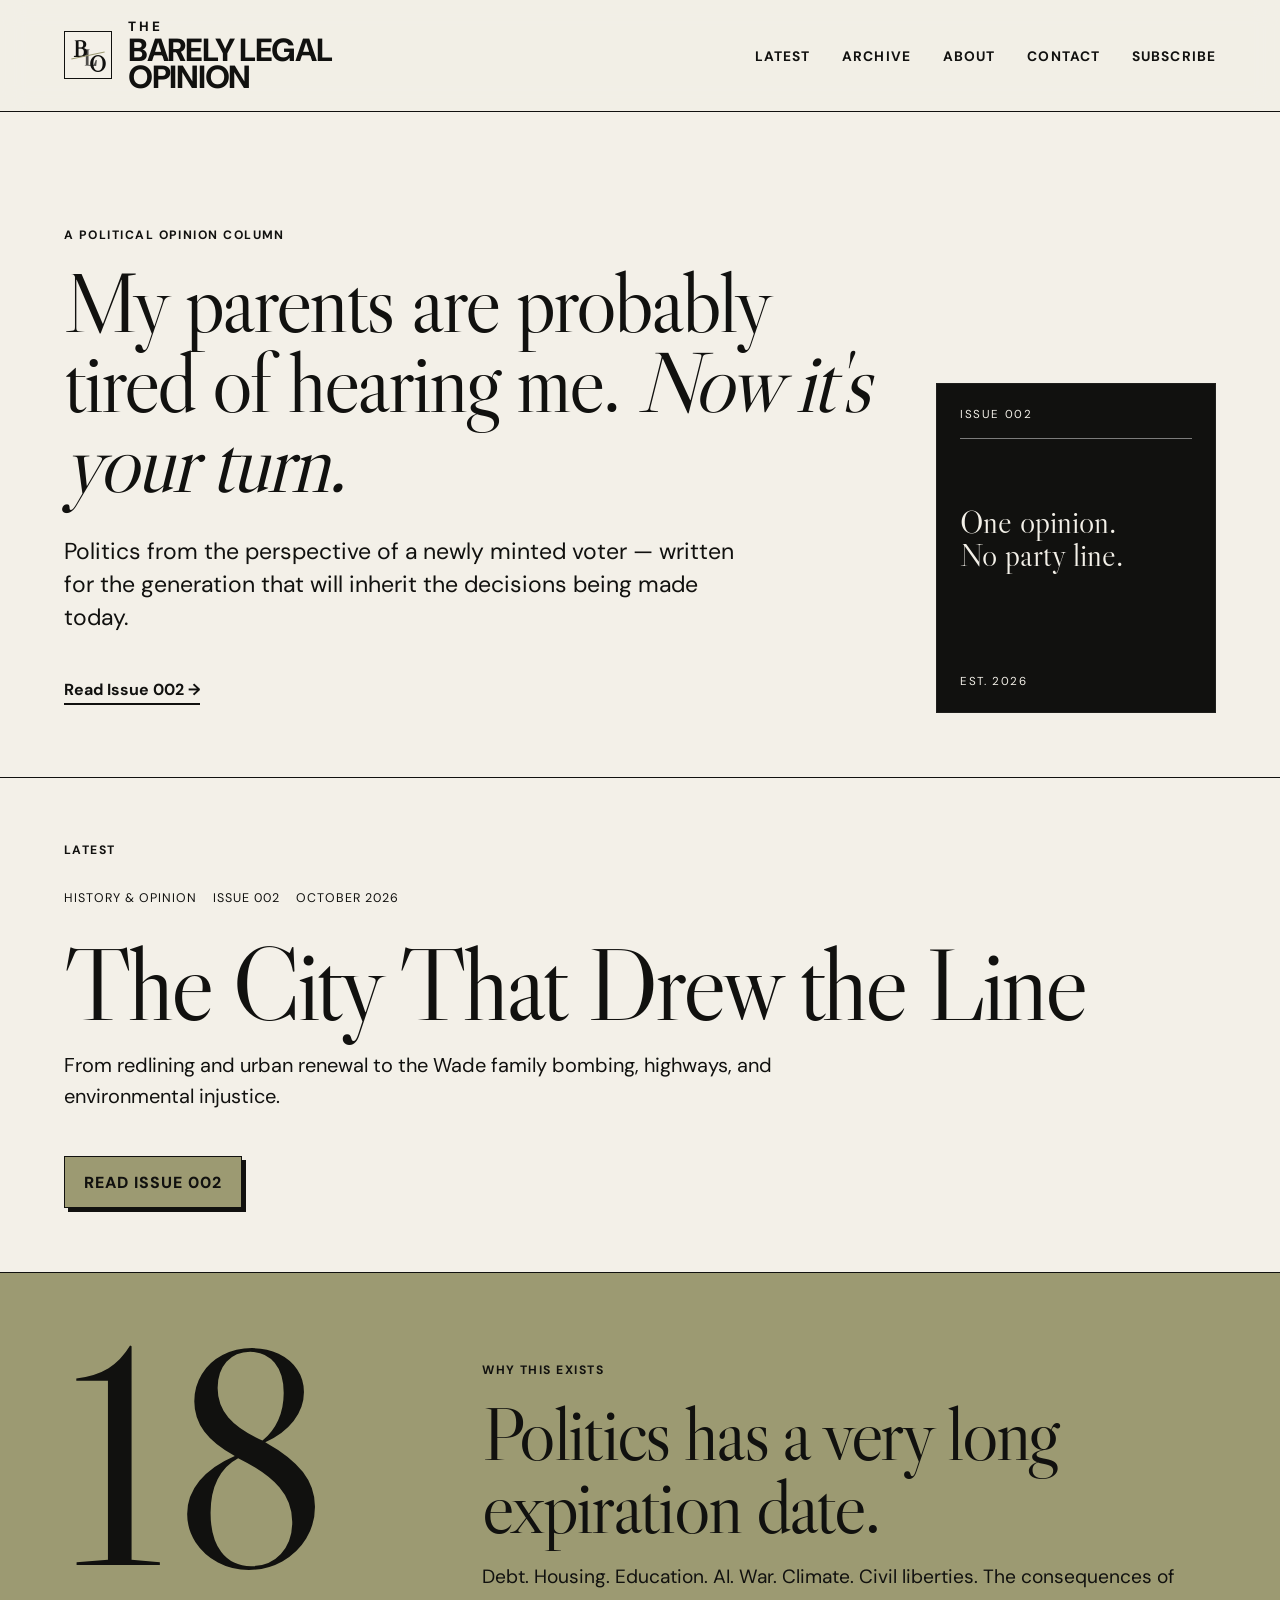
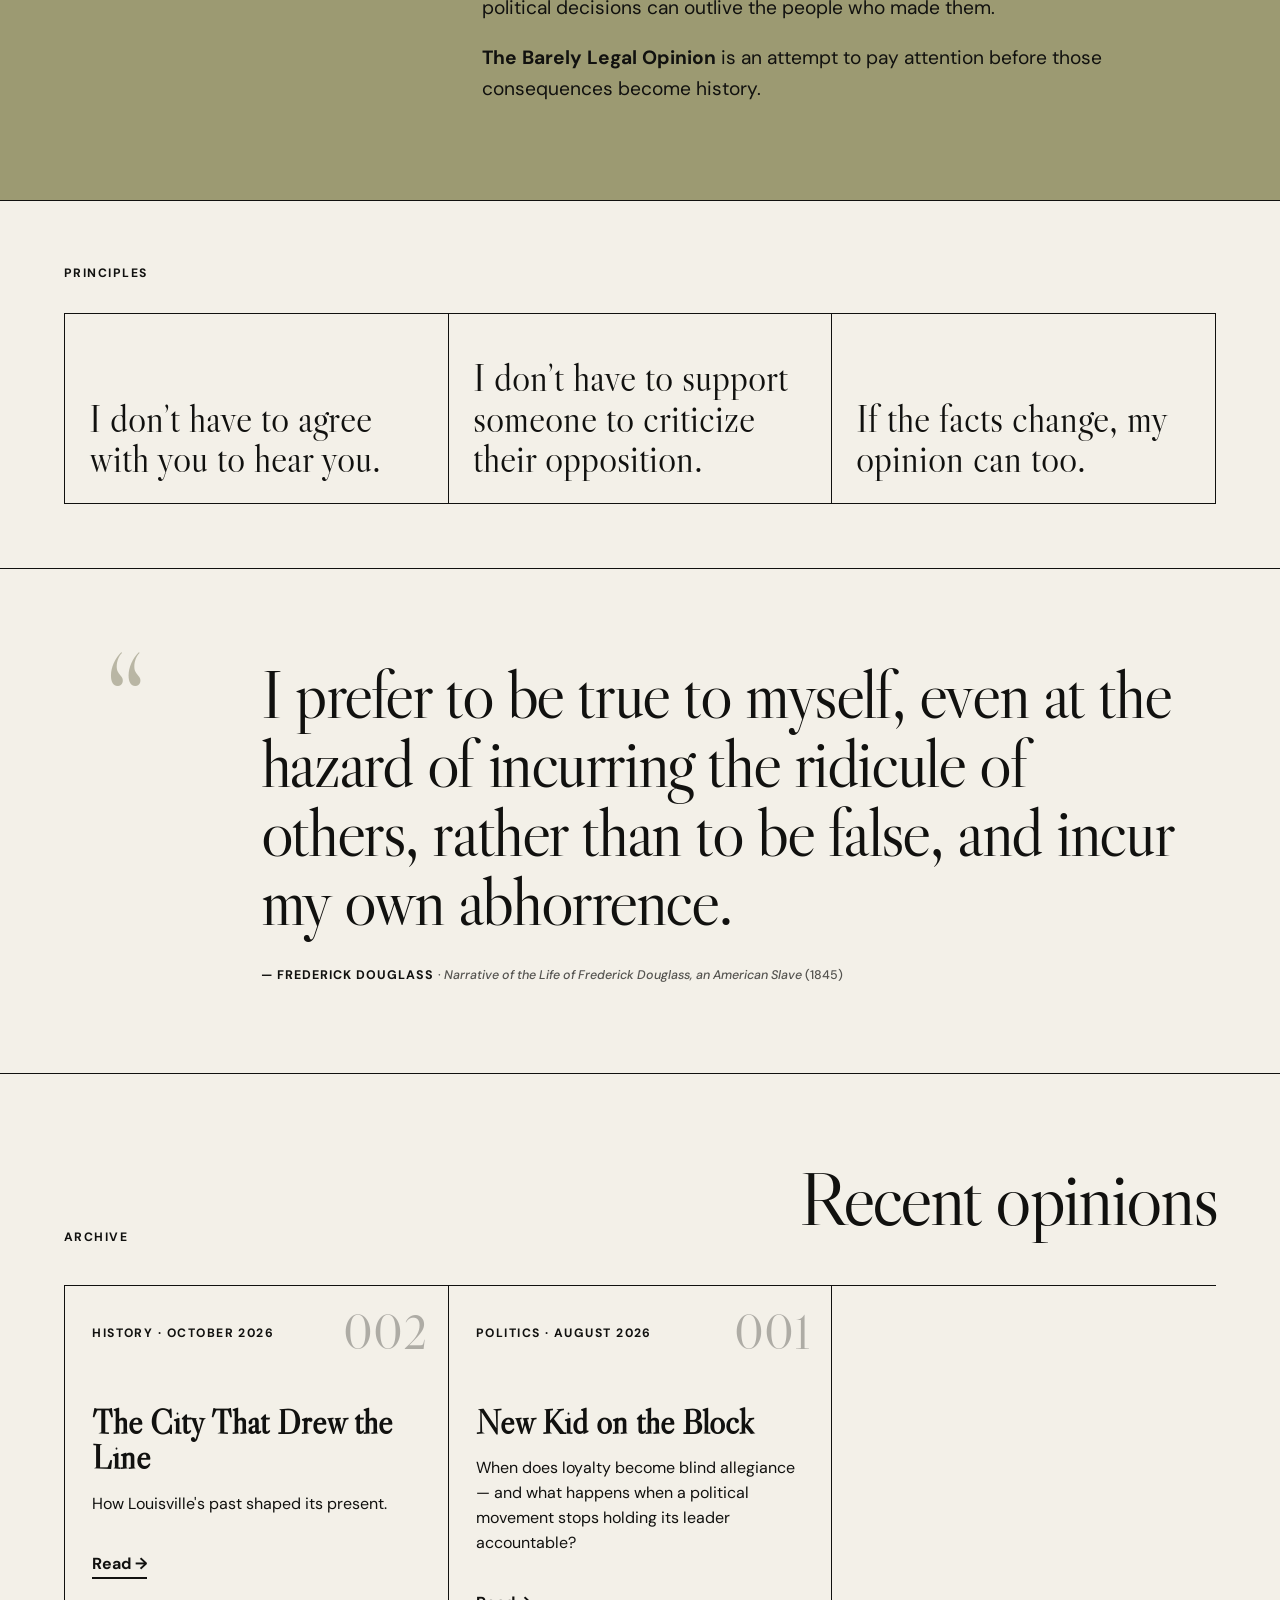
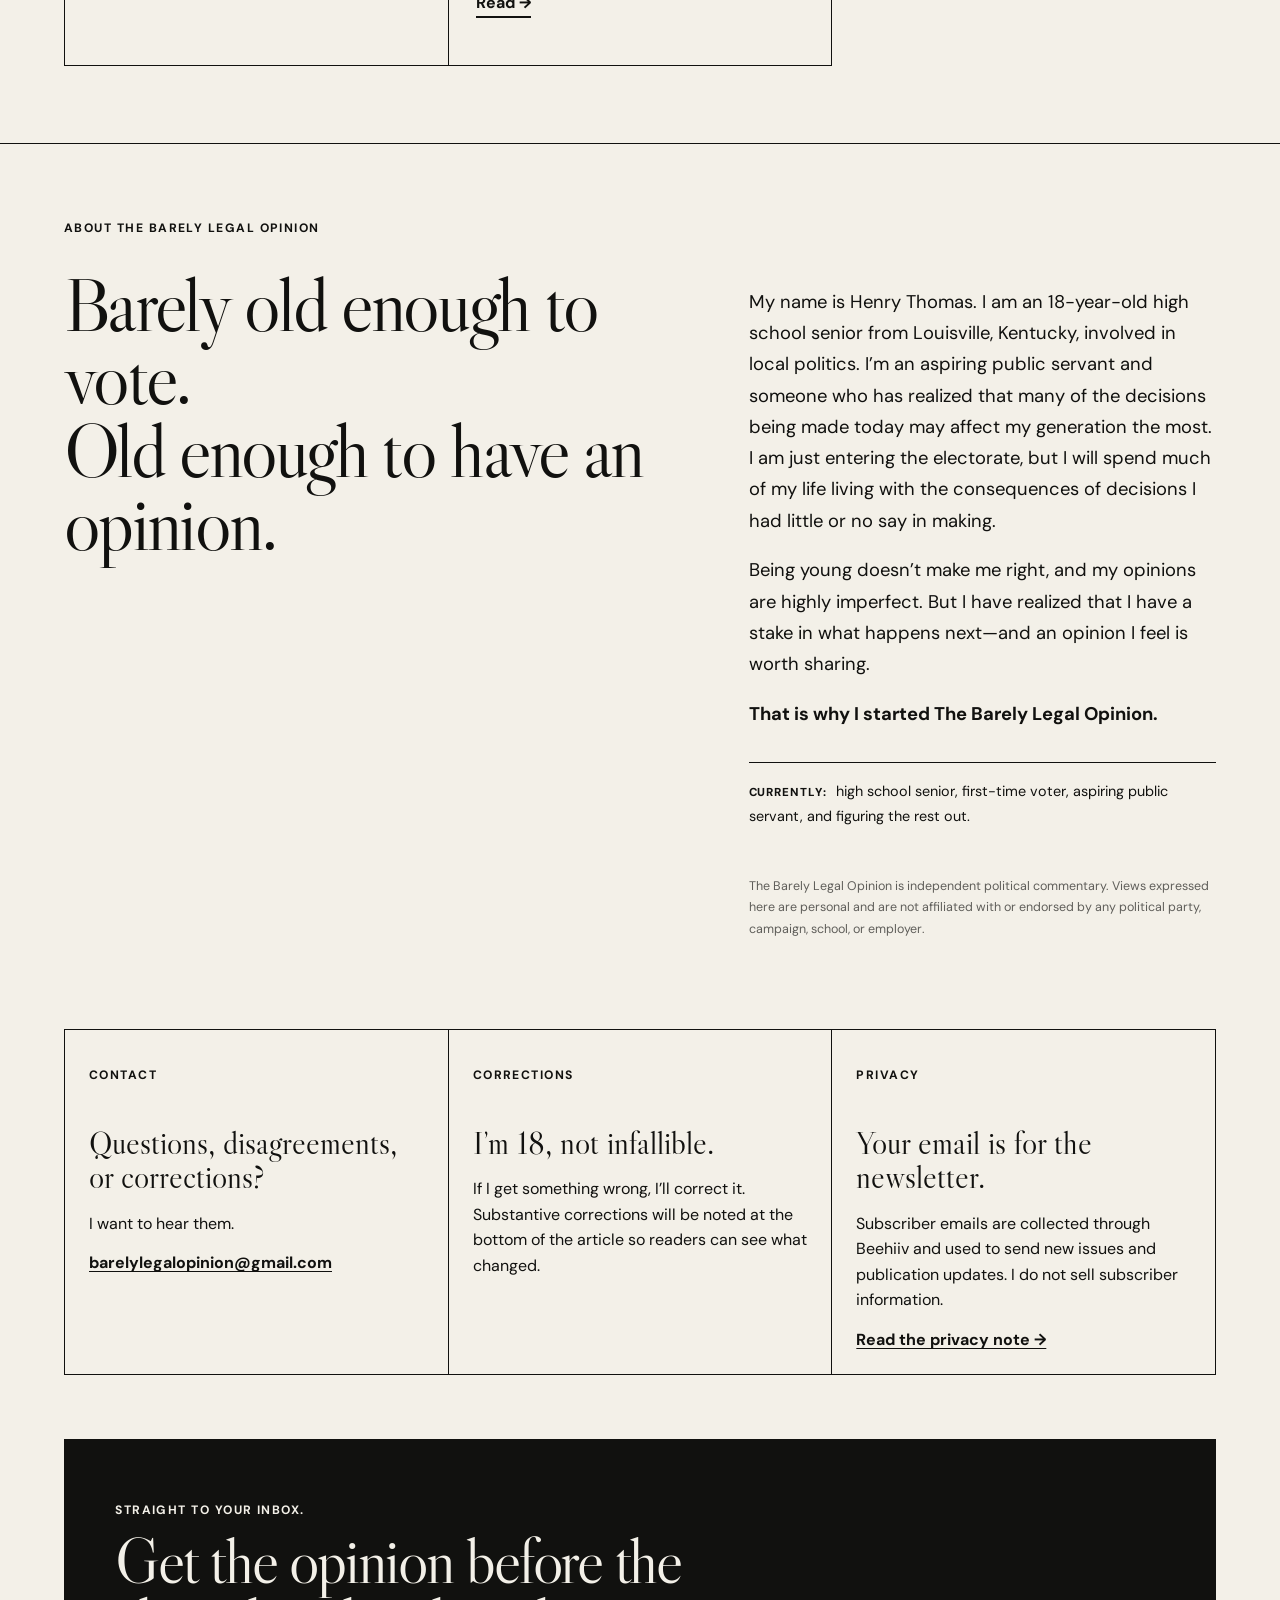
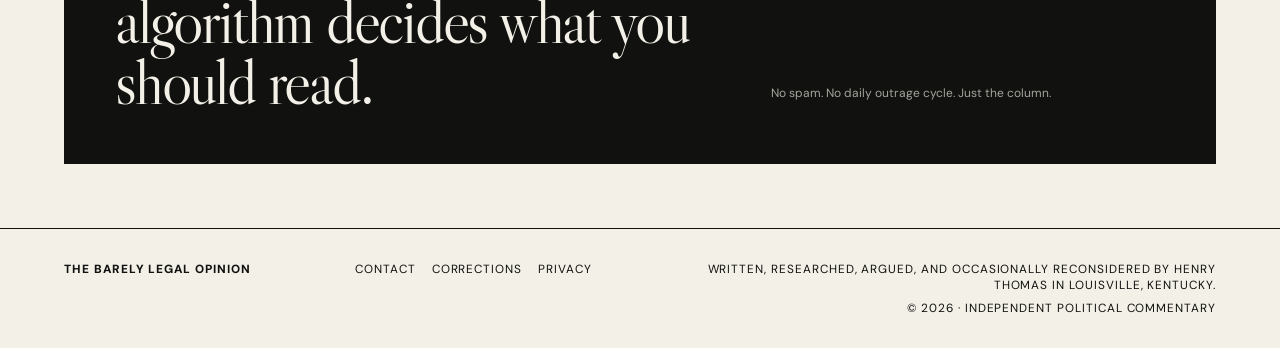
<file: index.html>
<!doctype html>
<html lang="en">
<head>
  <meta charset="utf-8" />
  <meta name="viewport" content="width=device-width, initial-scale=1" />
  <meta name="description" content="The Barely Legal Opinion — independent political commentary from an 18-year-old entering the electorate." />
  <title>The Barely Legal Opinion</title>
  <link rel="preconnect" href="https://fonts.googleapis.com">
  <link rel="preconnect" href="https://fonts.gstatic.com" crossorigin>
  <link href="https://fonts.googleapis.com/css2?family=DM+Sans:wght@400;500;600;700;800&family=Libre+Caslon+Display&display=swap" rel="stylesheet">
  <link rel="stylesheet" href="styles.css" />

  <link rel="icon" href="favicon.svg" type="image/svg+xml" />
  <meta property="og:title" content="The Barely Legal Opinion" />
  <meta property="og:description" content="Independent political commentary from an 18-year-old entering the electorate." />
  <meta property="og:image" content="social-card.svg" />
  <meta property="og:type" content="website" />
  <meta name="twitter:card" content="summary_large_image" />

</head>
<body>
  <header class="site-header">
    <a class="brand brand-lockup" href="index.html" aria-label="The Barely Legal Opinion home">
      <span class="logo-mark" aria-hidden="true"><span>B</span><span>L</span><span>O</span></span>
      <span class="wordmark">
        <span class="brand-kicker">THE</span>
        <span>BARELY LEGAL</span>
        <span>OPINION</span>
      </span>
    </a>
    <button class="menu-toggle" aria-label="Toggle navigation" aria-expanded="false">Menu</button>
    <nav class="nav">
      <a href="#latest">Latest</a><a href="#archive">Archive</a><a href="#about">About</a><a href="mailto:barelylegalopinion@gmail.com">Contact</a><a href="#subscribe">Subscribe</a>
    </nav>
  </header>

  <main>
    <section class="hero">
      <div class="hero-copy">
        <p class="eyebrow">A political opinion column</p>
        <h1 class="conversation-headline">My parents are probably tired of hearing me. <em>Now it's your turn.</em></h1>
        <p class="hero-deck">Politics from the perspective of a newly minted voter — written for the generation that will inherit the decisions being made today.</p>
        <a class="text-link" href="louisvilles-history-of-racial-discrimination.html">Read Issue 002 <span>→</span></a>
      </div>
      <div class="issue-card">
        <span class="issue-number">ISSUE 002</span><div class="issue-rule"></div>
        <p>One opinion.<br>No party line.</p><span class="issue-date">EST. 2026</span>
      </div>
    </section>

    <section id="latest" class="latest-section">
      <div class="section-label">Latest</div>
      <article class="featured-post">
        <div class="featured-meta"><span>History &amp; Opinion</span><span>Issue 002</span><span>October 2026</span></div><h2>The City That Drew the Line</h2><p class="featured-deck">From redlining and urban renewal to the Wade family bombing, highways, and environmental injustice.</p><a class="button" href="louisvilles-history-of-racial-discrimination.html">Read Issue 002</a></article>
    </section>

    <section class="manifesto">
      <p class="manifesto-number">18</p>
      <div><p class="eyebrow">Why this exists</p><h2>Politics has a very long expiration date.</h2>
      <p>Debt. Housing. Education. AI. War. Climate. Civil liberties. The consequences of political decisions can outlive the people who made them.</p>
      <p><strong>The Barely Legal Opinion</strong> is an attempt to pay attention before those consequences become history.</p></div>
    </section>



    <section class="principles" id="principles">
      <div class="section-label">Principles</div>
      <div class="principles-grid">
        <p>I don’t have to agree with you to hear you.</p>
        <p>I don’t have to support someone to criticize their opposition.</p>
        <p>If the facts change, my opinion can too.</p>
      </div>
    </section>

    <section class="douglass-quote" aria-label="Frederick Douglass quote">
      <div class="quote-mark">“</div>
      <blockquote>
        I prefer to be true to myself, even at the hazard of incurring the ridicule of others, rather than to be false, and incur my own abhorrence.
      </blockquote>
      <p class="quote-credit">— Frederick Douglass <span>· <em>Narrative of the Life of Frederick Douglass, an American Slave</em> (1845)</span></p>
    </section>

    <section id="archive" class="archive">
      <div class="section-heading"><div class="section-label">Archive</div><h2>Recent opinions</h2></div>
      <div class="post-grid">
        <article class="post-card"><span class="post-index">002</span><p class="tag">History · October 2026</p><h3>The City That Drew the Line</h3><p>How Louisville's past shaped its present.</p><a href="louisvilles-history-of-racial-discrimination.html">Read →</a></article>
        <article class="post-card">
          <span class="post-index">001</span>
          <p class="tag">Politics · August 2026</p>
          <h3>New Kid on the Block</h3>
          <p>When does loyalty become blind allegiance — and what happens when a political movement stops holding its leader accountable?</p>
          <a href="new-kid-on-the-block.html">Read →</a>
        </article>
      </div>
    </section>

    <section id="about" class="about">
      <div class="section-label">About The Barely Legal Opinion</div>
      <div class="about-grid">
        <h2>Barely old enough to vote.<br>Old enough to have an opinion.</h2>
        <div class="about-copy">
          <p>My name is Henry Thomas. I am an 18-year-old high school senior from Louisville, Kentucky, involved in local politics. I’m an aspiring public servant and someone who has realized that many of the decisions being made today may affect my generation the most. I am just entering the electorate, but I will spend much of my life living with the consequences of decisions I had little or no say in making.</p>
          <p>Being young doesn’t make me right, and my opinions are highly imperfect. But I have realized that I have a stake in what happens next—and an opinion I feel is worth sharing.</p>
          <p><strong>That is why I started The Barely Legal Opinion.</strong></p>
          <p class="currently-line"><span>Currently:</span> high school senior, first-time voter, aspiring public servant, and figuring the rest out.</p>
<p class="fine-print">The Barely Legal Opinion is independent political commentary. Views expressed here are personal and are not affiliated with or endorsed by any political party, campaign, school, or employer.</p>
        </div>
      </div>
    </section>


    <section class="launch-info" id="contact">
      <div class="info-card">
        <p class="section-label">Contact</p>
        <h3>Questions, disagreements, or corrections?</h3>
        <p>I want to hear them.</p>
        <a href="mailto:barelylegalopinion@gmail.com">barelylegalopinion@gmail.com</a>
      </div>
      <div class="info-card">
        <p class="section-label">Corrections</p>
        <h3>I’m 18, not infallible.</h3>
        <p>If I get something wrong, I’ll correct it. Substantive corrections will be noted at the bottom of the article so readers can see what changed.</p>
      </div>
      <div class="info-card">
        <p class="section-label">Privacy</p>
        <h3>Your email is for the newsletter.</h3>
        <p>Subscriber emails are collected through Beehiiv and used to send new issues and publication updates. I do not sell subscriber information.</p>
        <a href="privacy.html">Read the privacy note →</a>
      </div>
    </section>

    <section id="subscribe" class="subscribe">
      <div><p class="eyebrow">Straight to your inbox.</p><h2>Get the opinion before the algorithm decides what you should read.</h2></div>
      <div class="subscribe-form beehiiv-form">
        <script async src="https://subscribe-forms.beehiiv.com/v3/loader.js" data-beehiiv-form="1e07de03-bfb7-4be1-94b6-ef1ab51ce29a"></script>
        <p class="form-note">No spam. No daily outrage cycle. Just the column.</p>
      </div>
    </section>
  </main>
  <footer>
      <div class="footer-brand">THE BARELY LEGAL OPINION</div>
      <div class="footer-links">
        <a href="mailto:barelylegalopinion@gmail.com">Contact</a>
        <a href="#contact">Corrections</a>
        <a href="privacy.html">Privacy</a>
      </div>
      <div class="footer-copy">
        <span>Written, researched, argued, and occasionally reconsidered by Henry Thomas in Louisville, Kentucky.</span>
        <span>© 2026 · Independent political commentary</span>
      </div>
    </footer>
  <script src="script.js"></script>
</body>
</html>
</file>
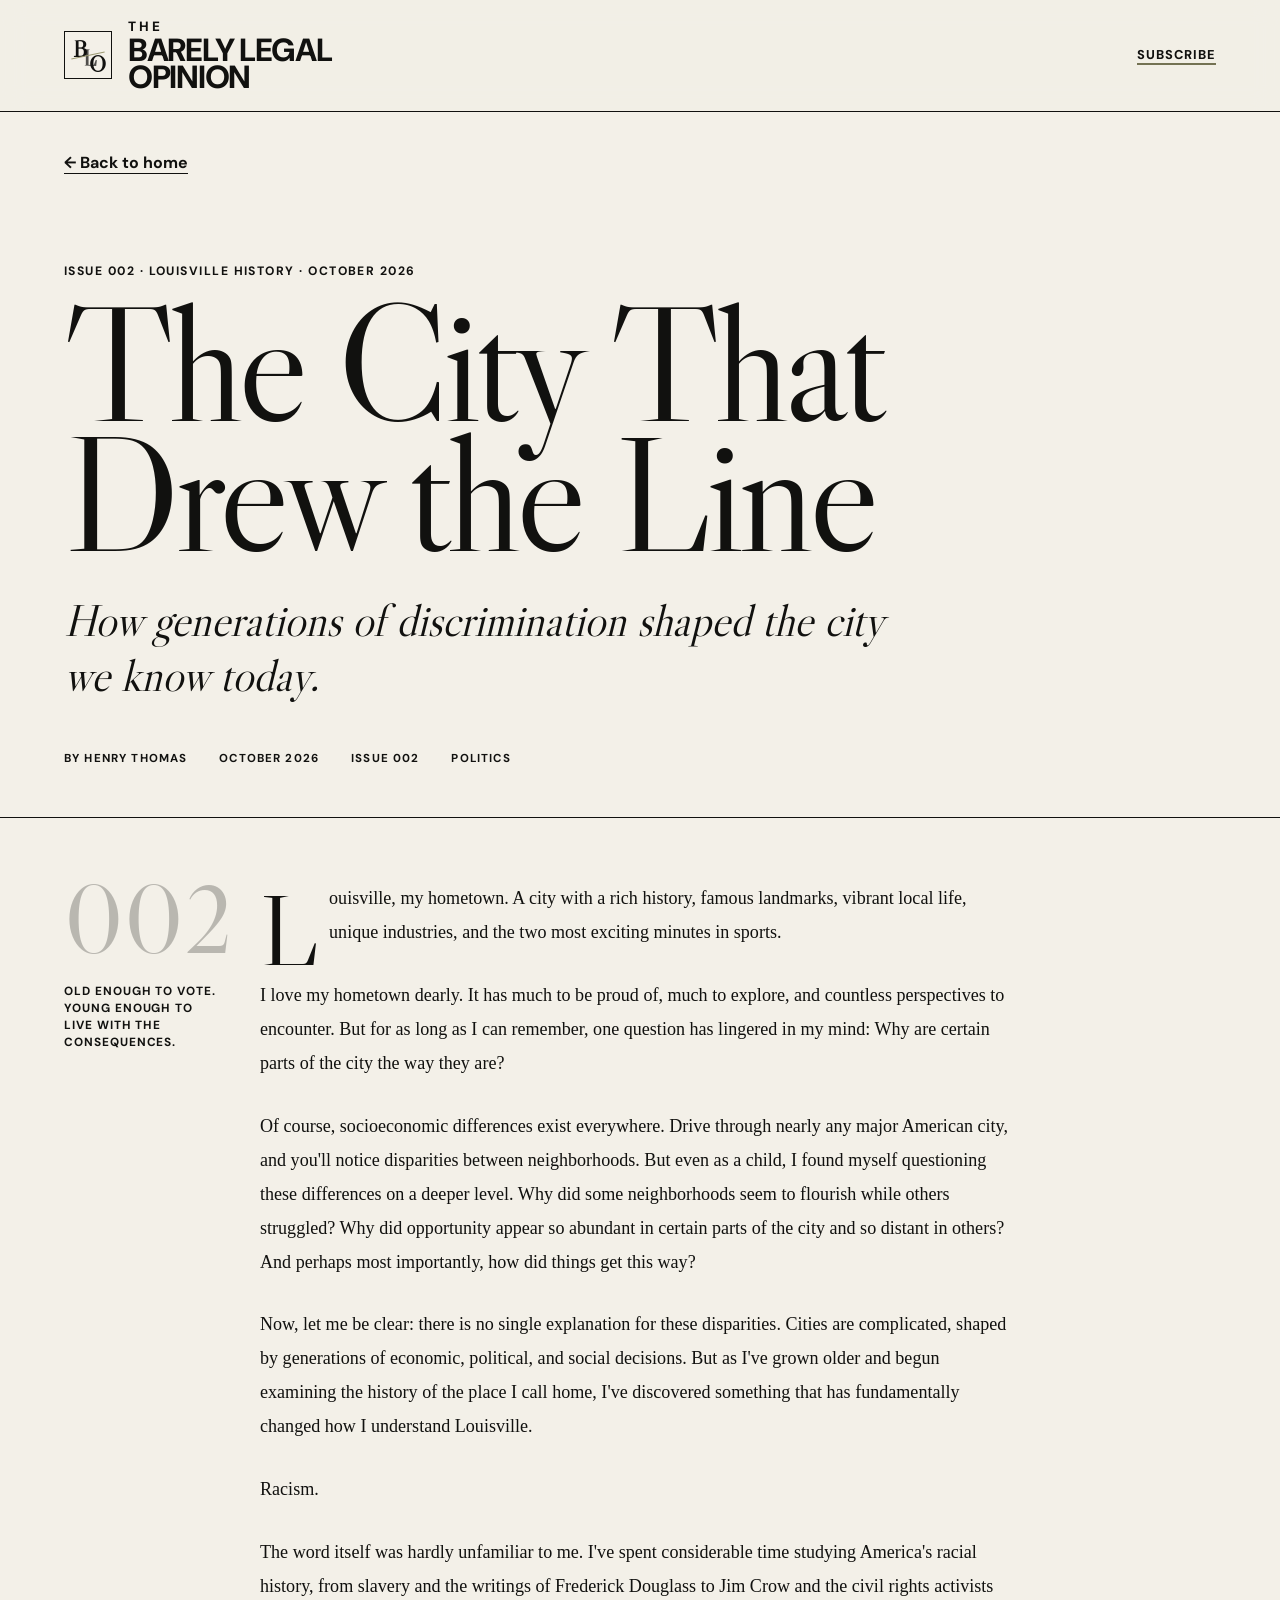
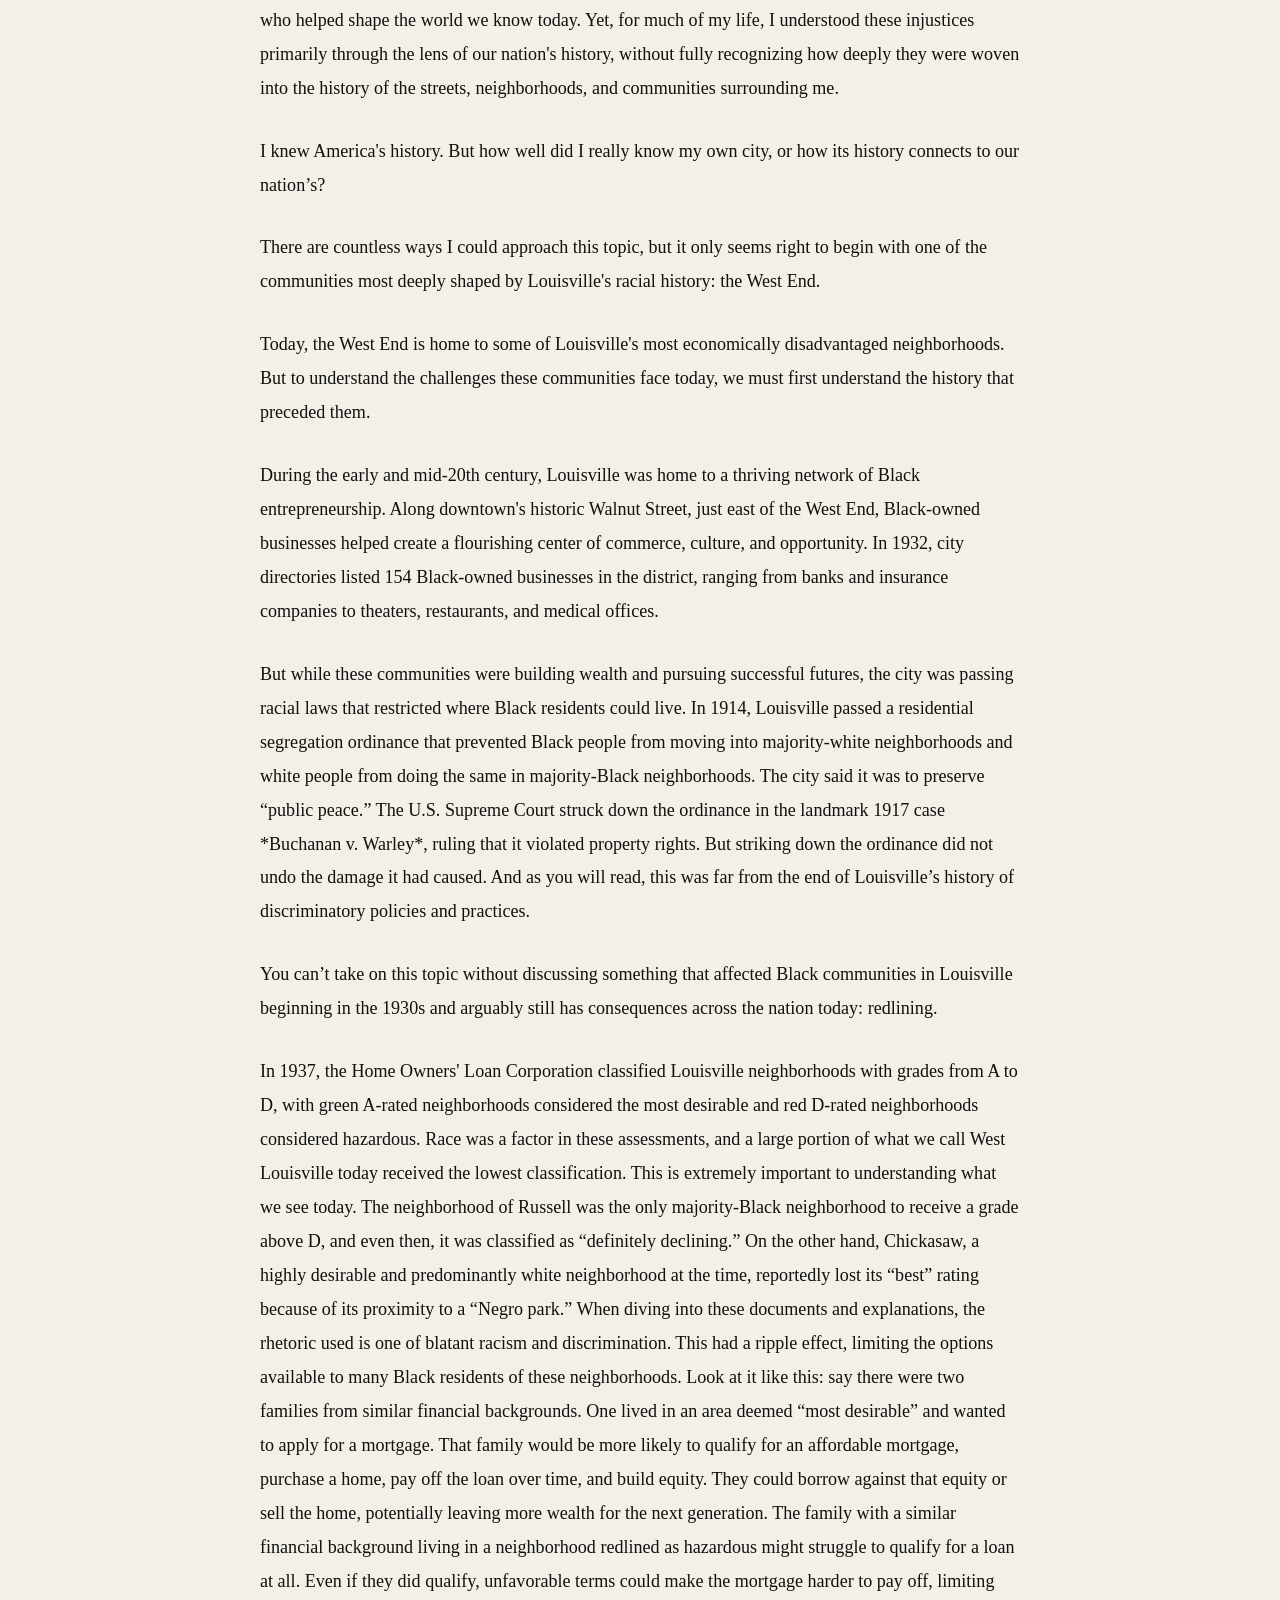
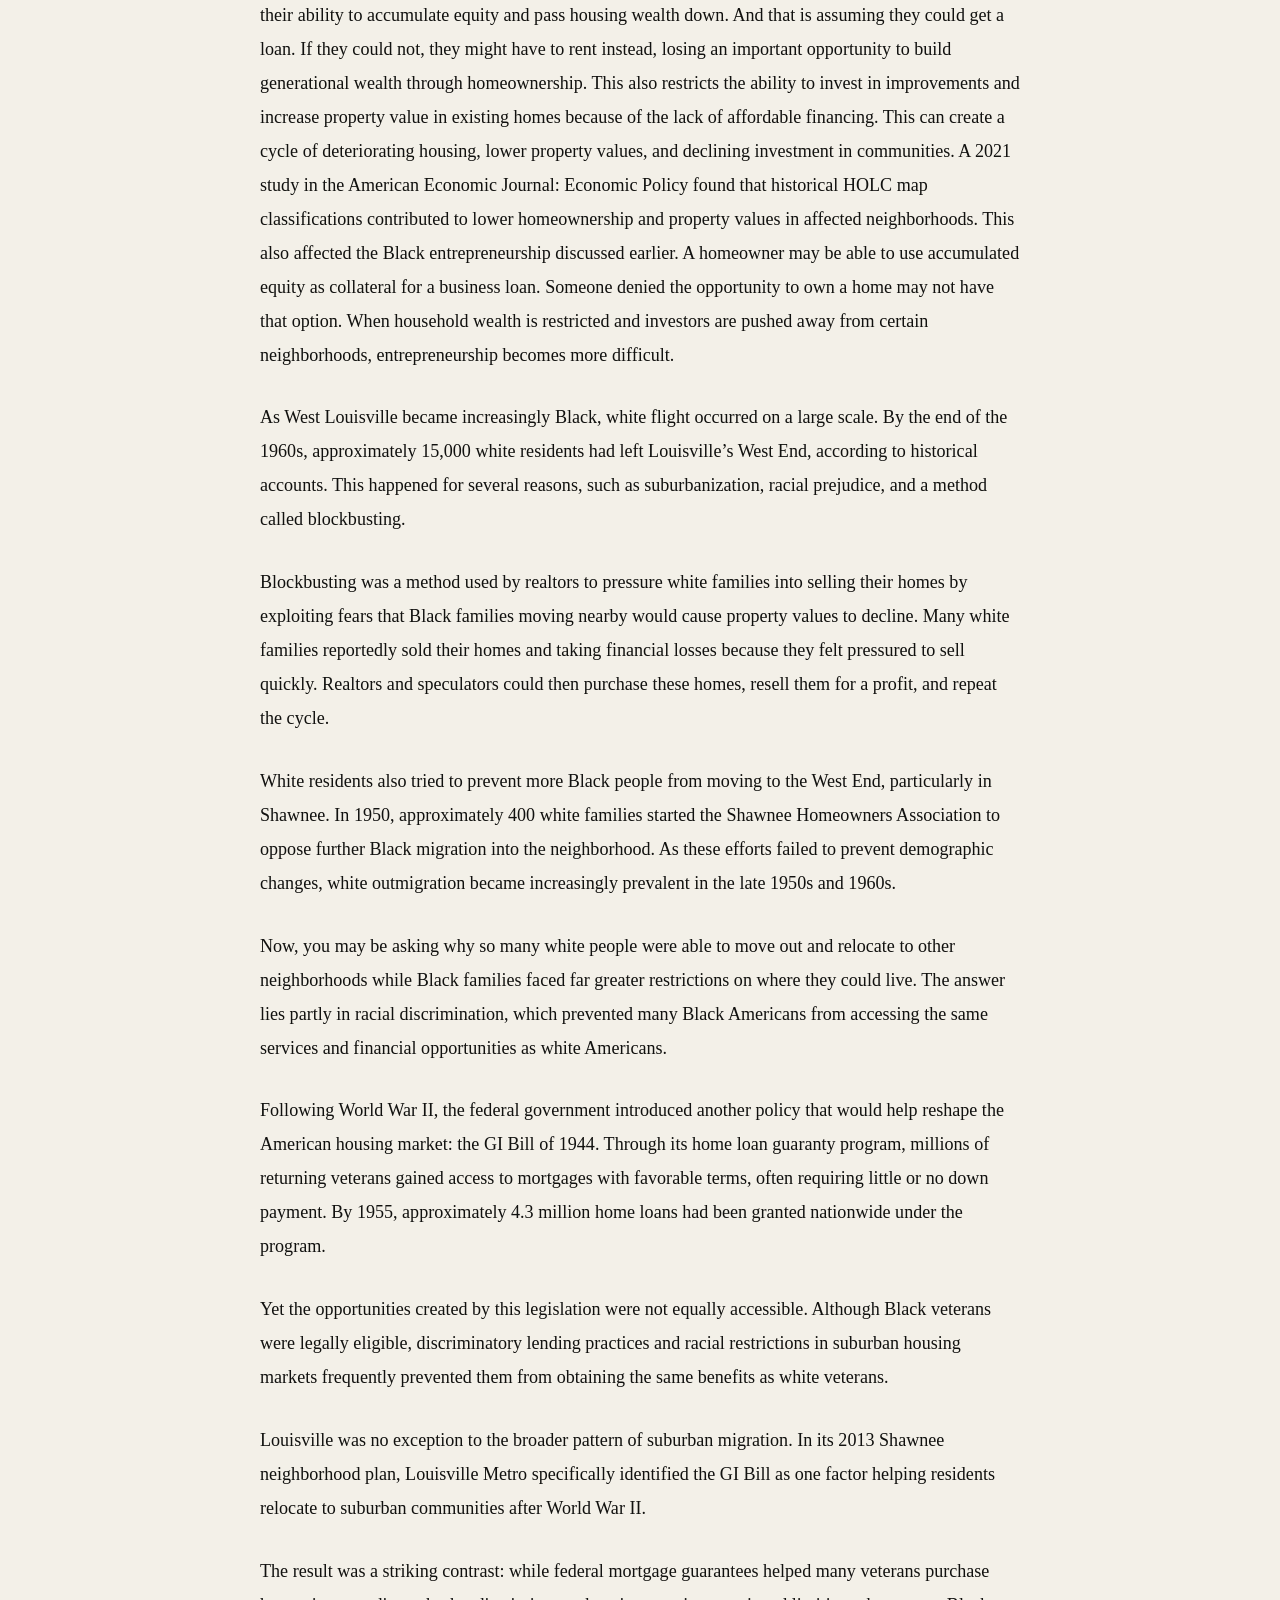
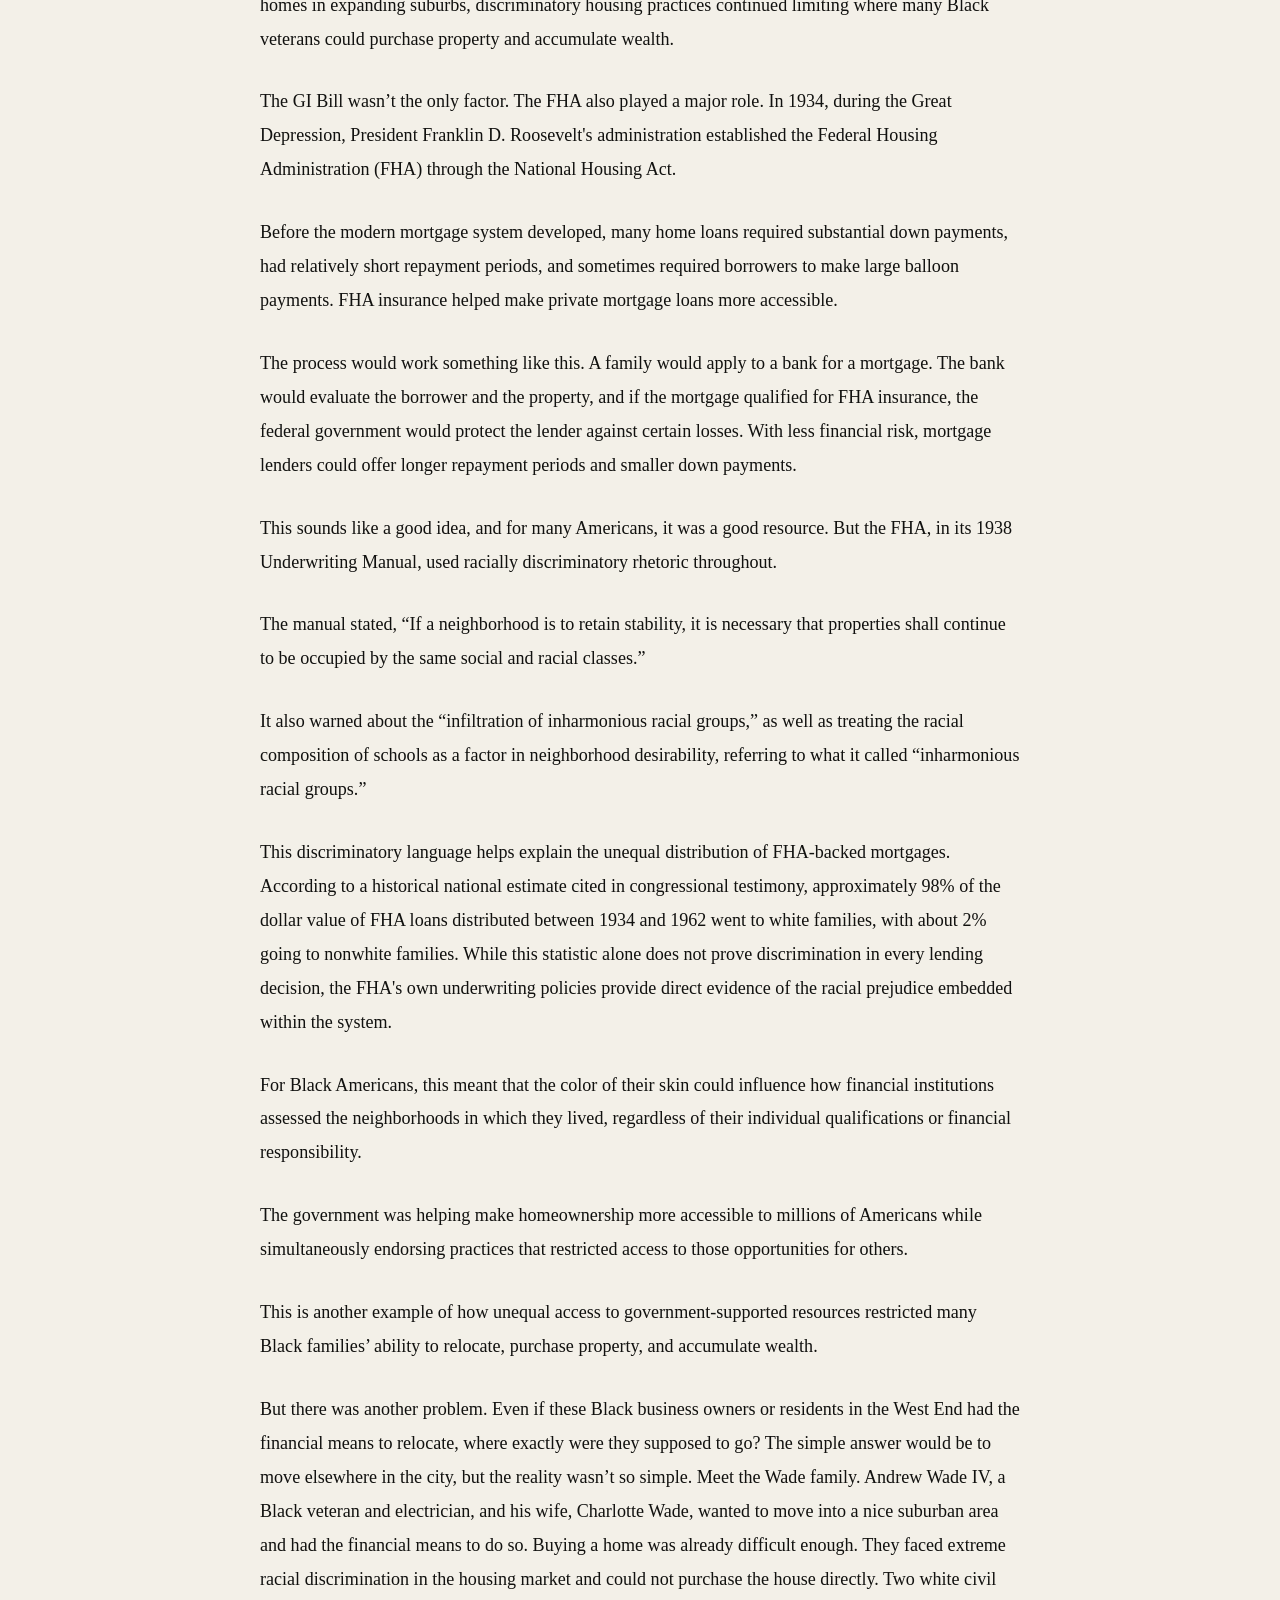
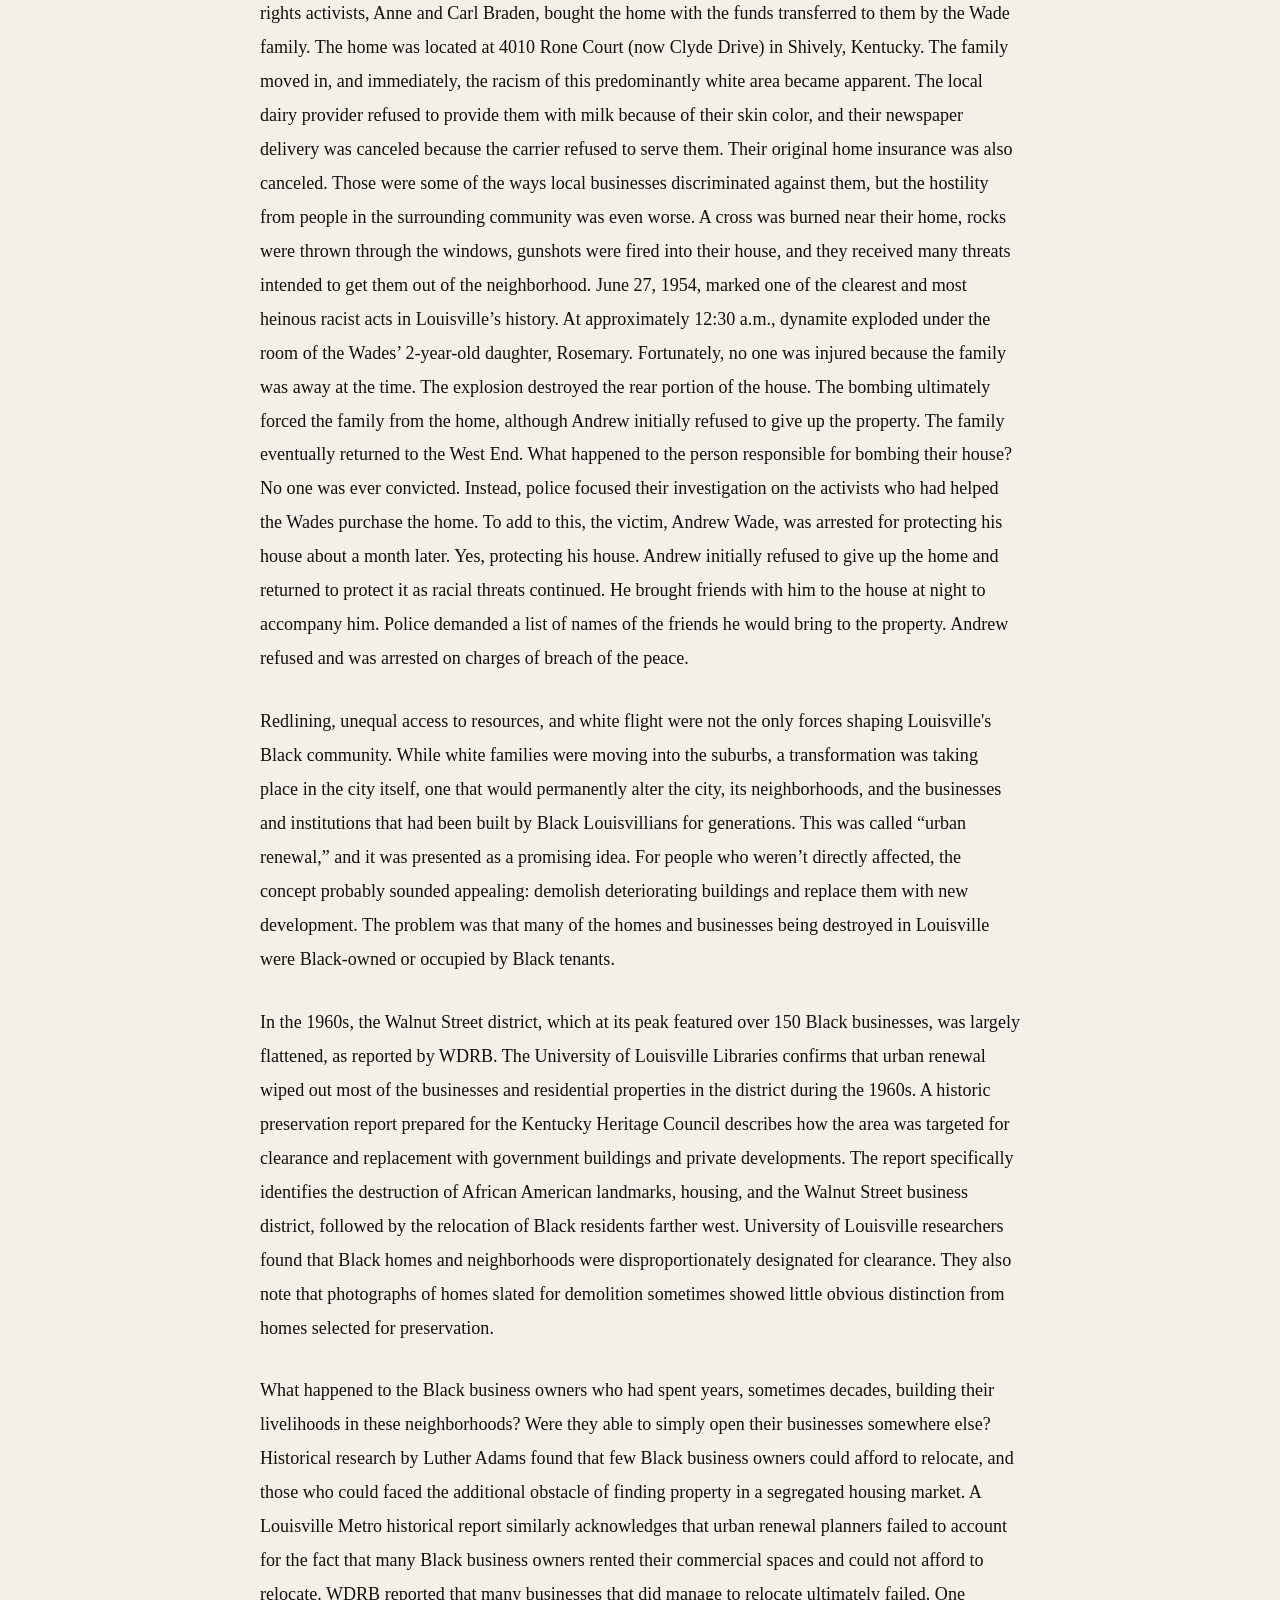
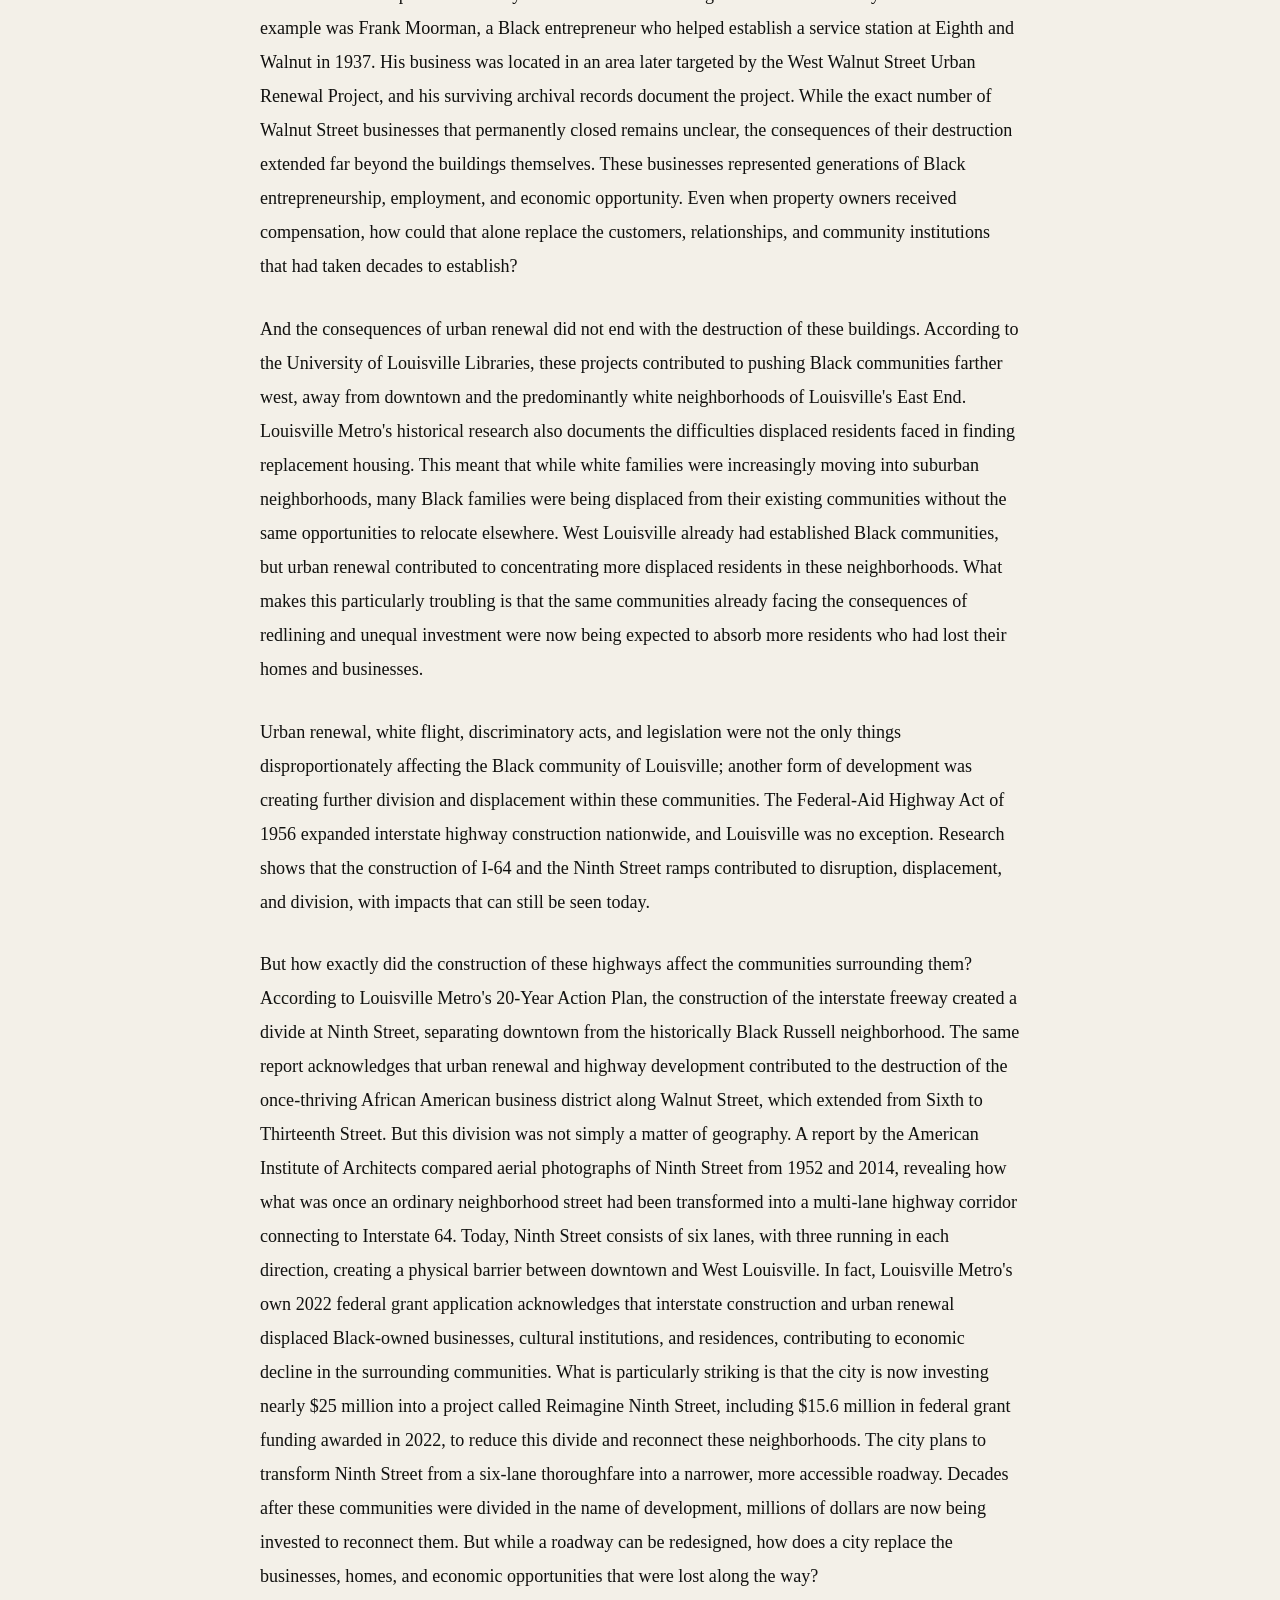
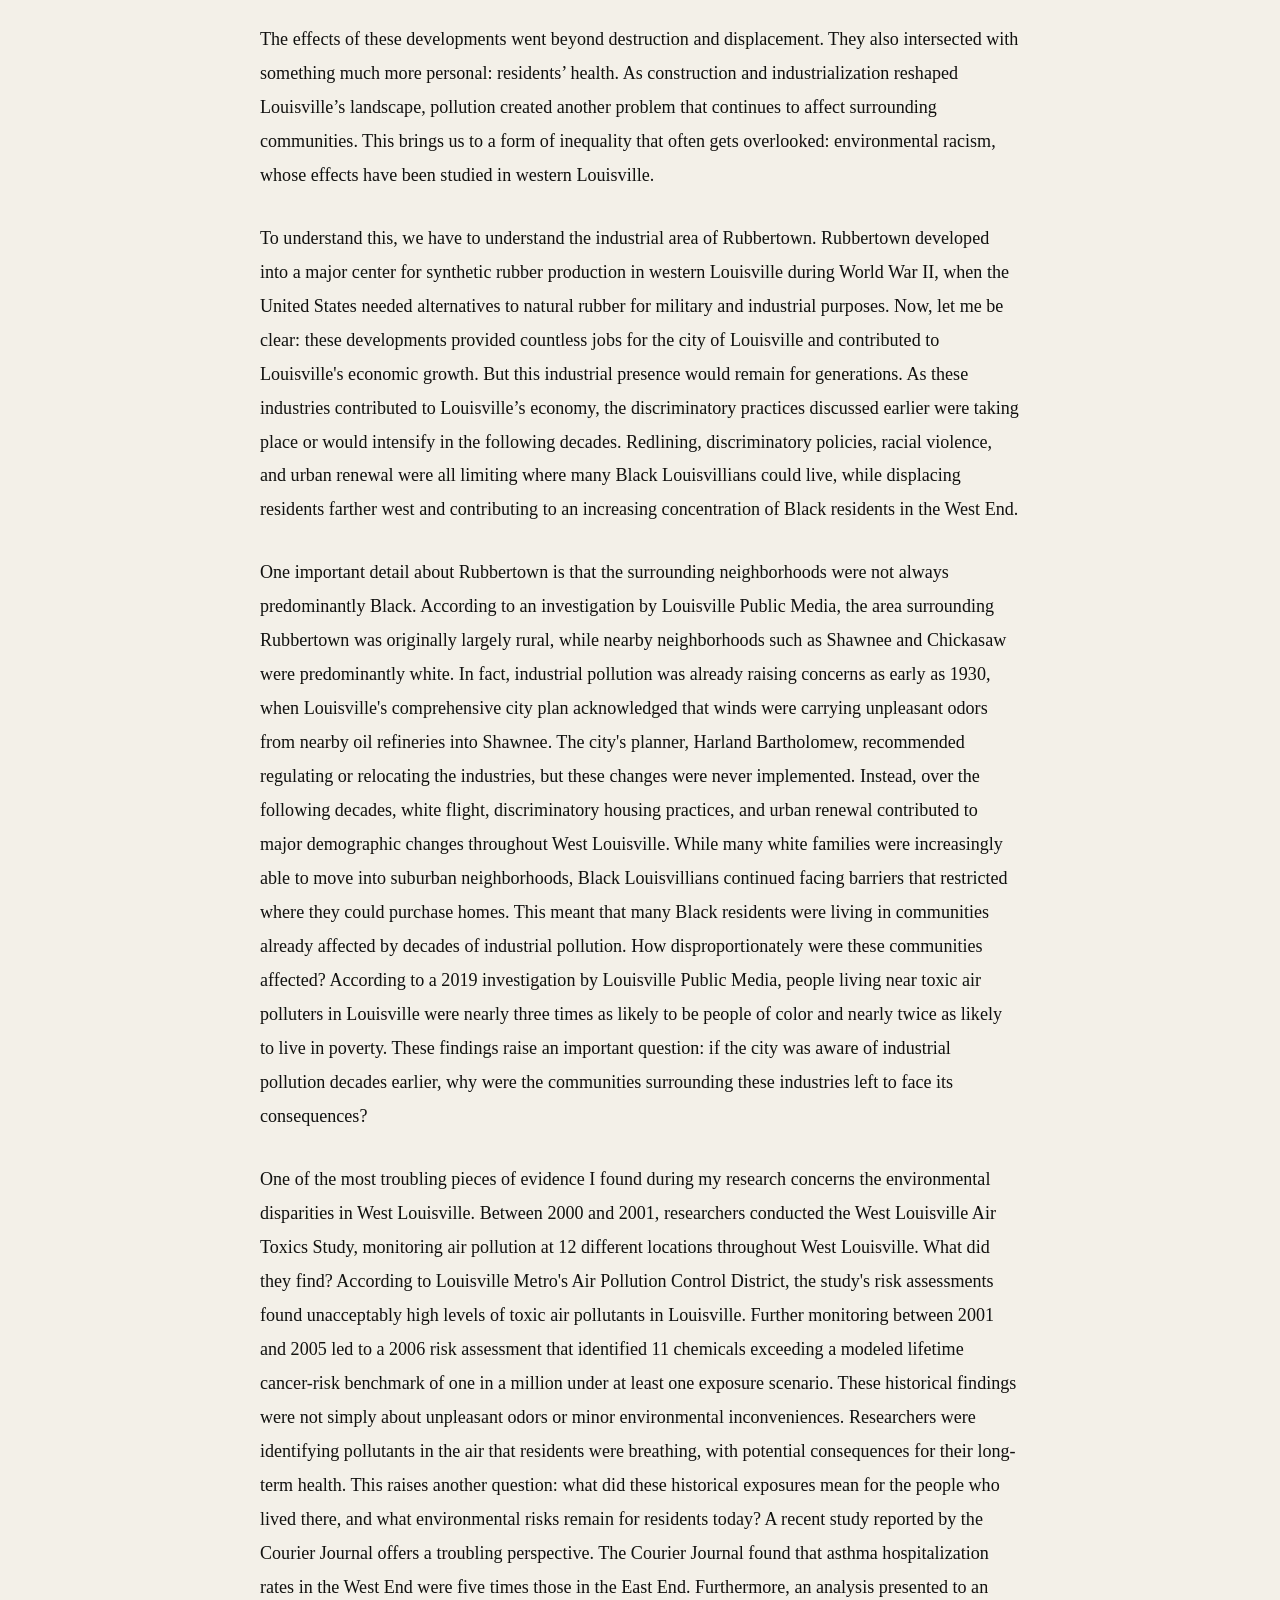
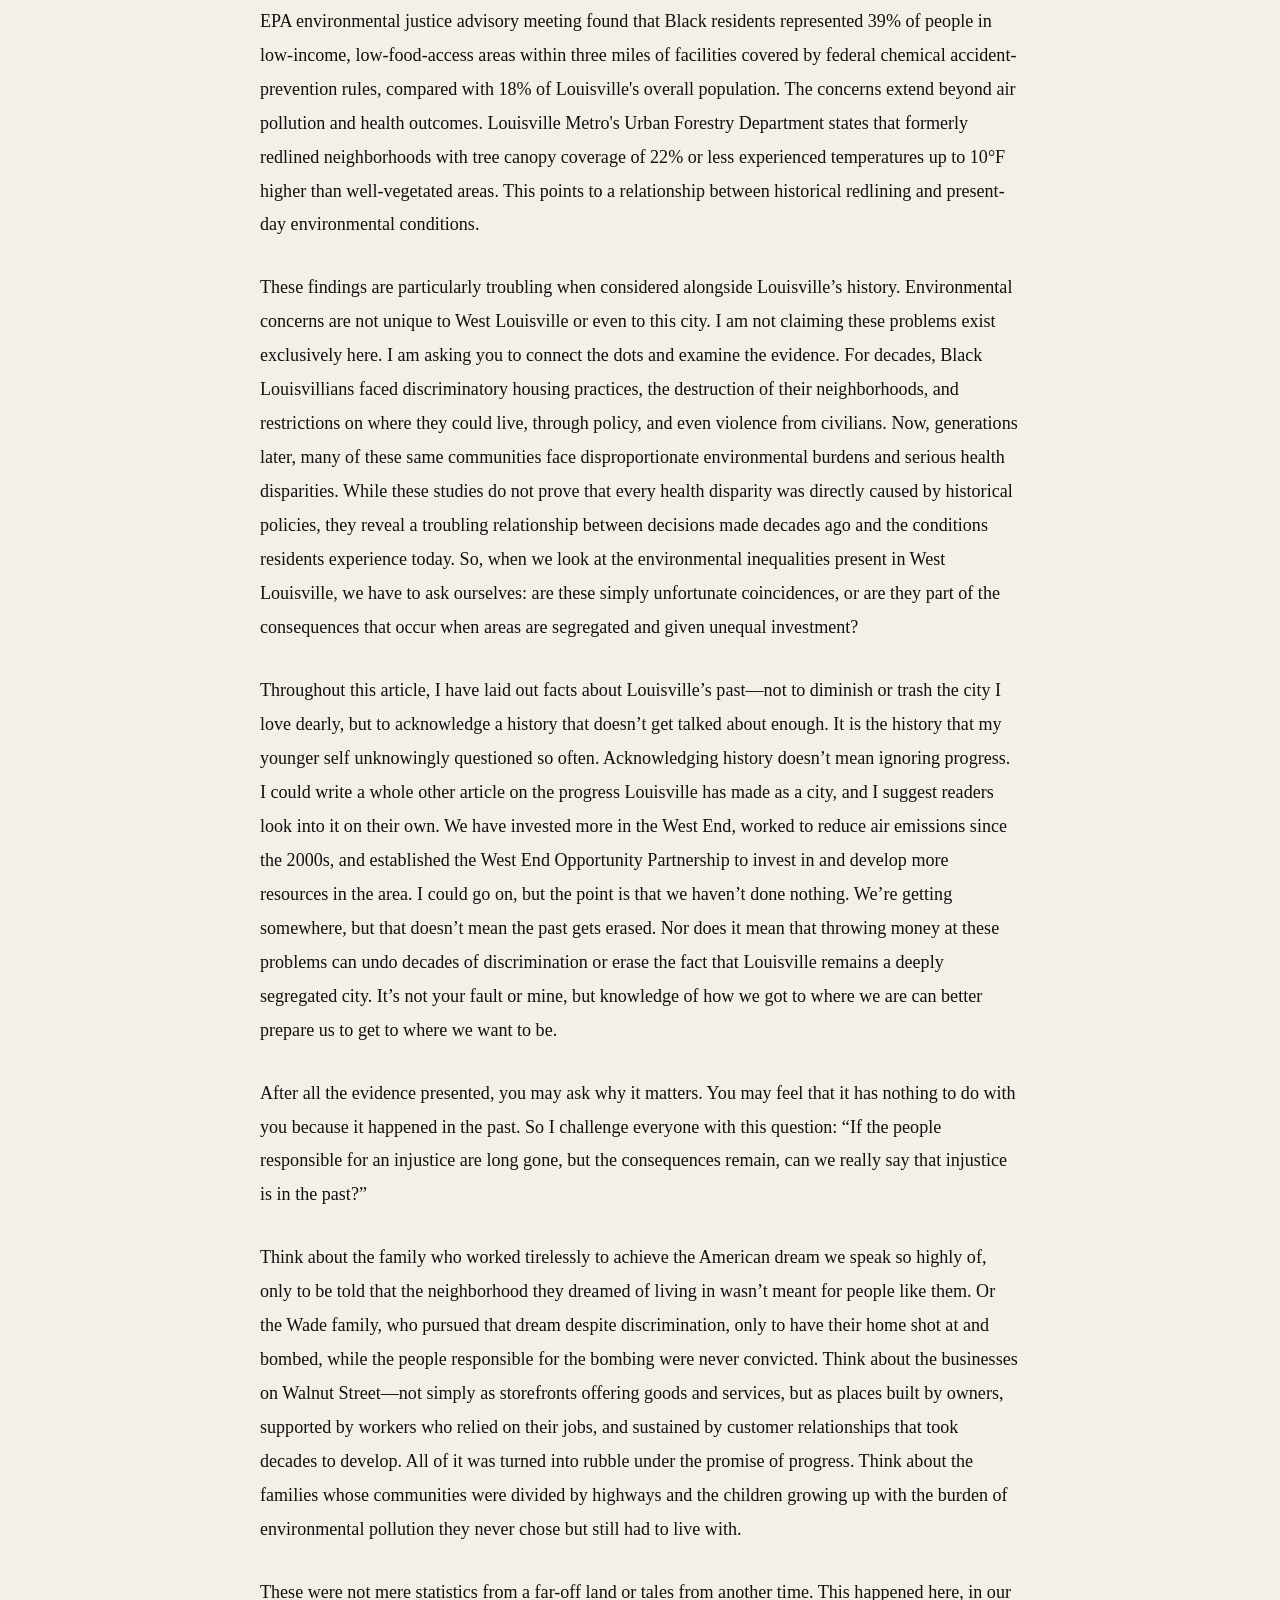
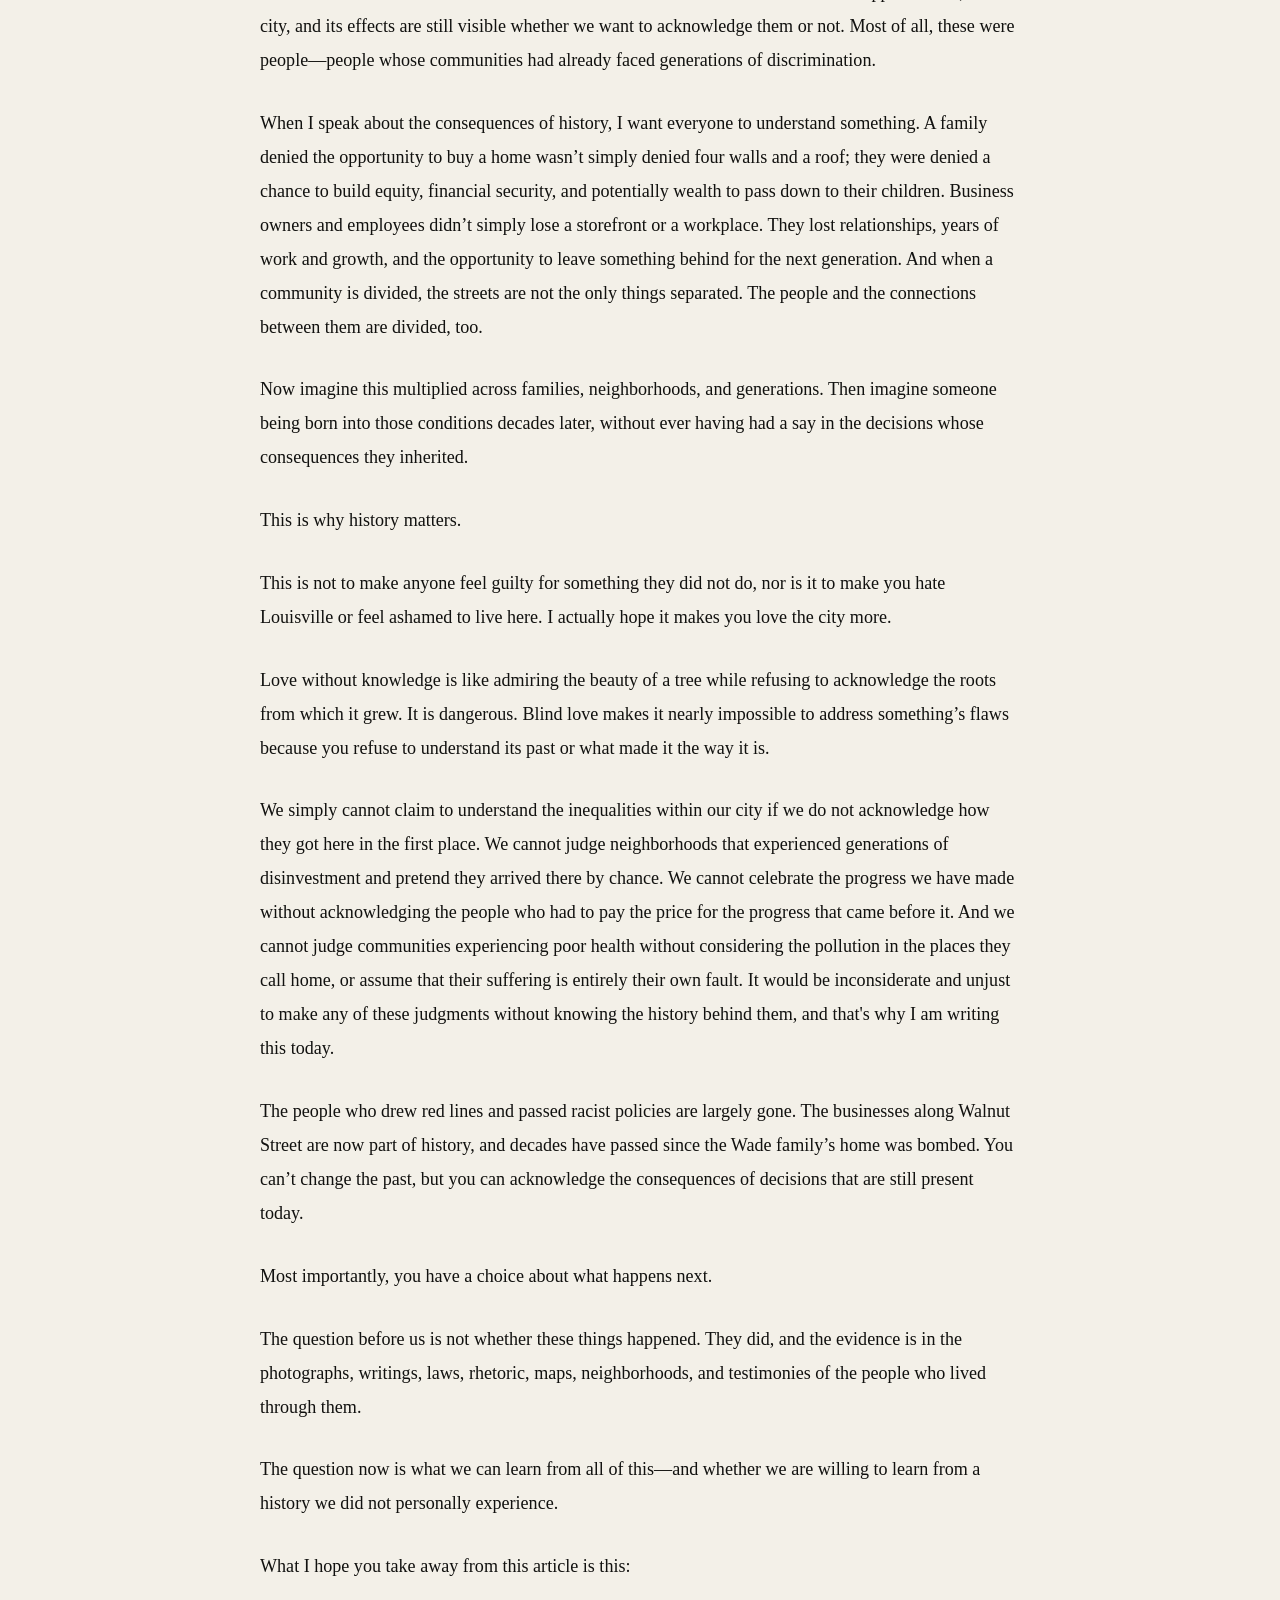
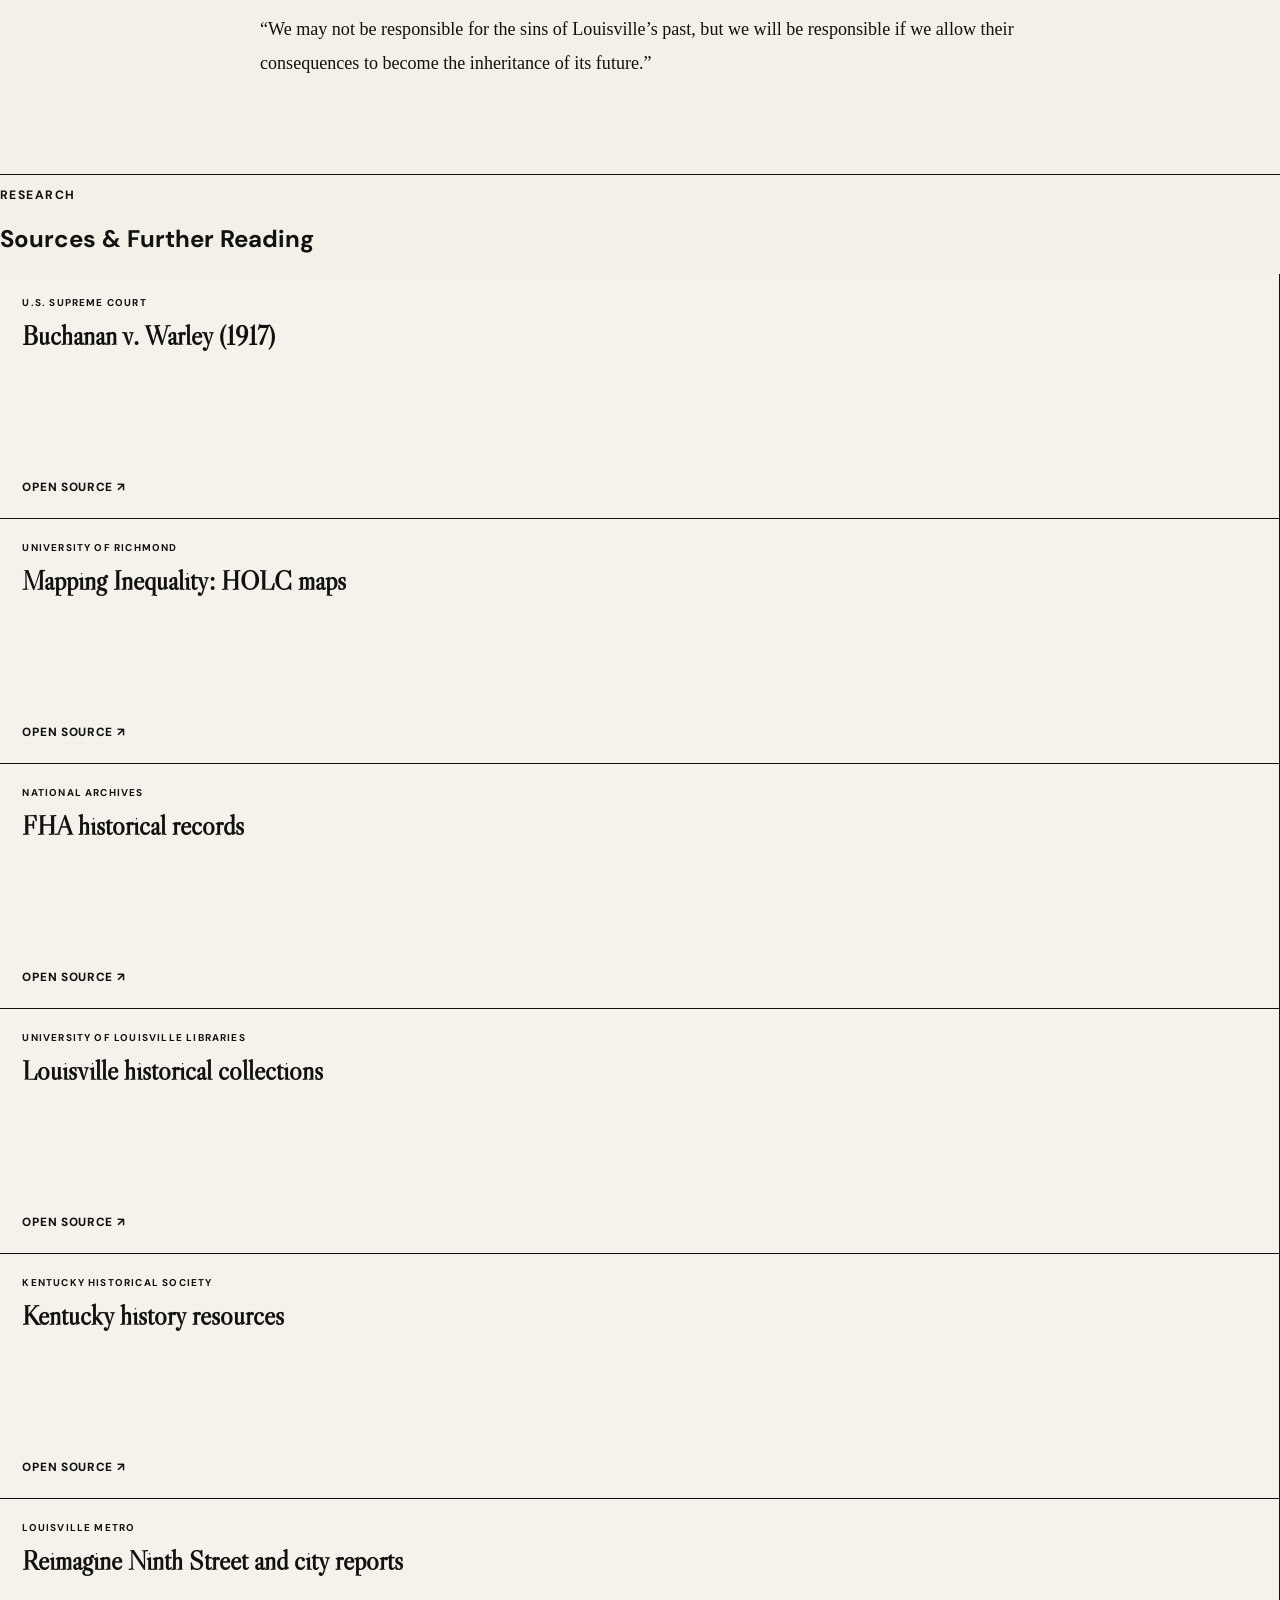
<file: louisvilles-history-of-racial-discrimination.html>
<!doctype html>
<html lang="en">
<head>
  <meta charset="utf-8" />
  <meta name="viewport" content="width=device-width, initial-scale=1" />
  <meta name="description" content="The City That Drew the Line — Issue 002 of The Barely Legal Opinion." />
  <title>The City That Drew the Line — The Barely Legal Opinion</title>
  <link rel="preconnect" href="https://fonts.googleapis.com">
  <link rel="preconnect" href="https://fonts.gstatic.com" crossorigin>
  <link href="https://fonts.googleapis.com/css2?family=DM+Sans:wght@400;500;600;700;800&family=Libre+Caslon+Display&display=swap" rel="stylesheet">
  <link rel="stylesheet" href="styles.css" />

  <link rel="icon" href="favicon.svg" type="image/svg+xml" />
  <meta property="og:title" content="The City That Drew the Line — The Barely Legal Opinion" />
  <meta property="og:description" content="When does loyalty become blind allegiance?" />
  <meta property="og:image" content="social-card.svg" />
  <meta property="og:type" content="article" />
  <meta name="twitter:card" content="summary_large_image" />

</head>
<body>
  <header class="site-header">
    <a class="brand brand-lockup" href="index.html" aria-label="The Barely Legal Opinion home">
      <span class="logo-mark" aria-hidden="true"><span>B</span><span>L</span><span>O</span></span>
      <span class="wordmark">
        <span class="brand-kicker">THE</span>
        <span>BARELY LEGAL</span>
        <span>OPINION</span>
      </span>
    </a>
    <a href="index.html#subscribe" class="header-subscribe">Subscribe</a>
  </header>

  <main>
    <article class="article-shell">
      <a class="back-link" href="index.html">← Back to home</a>
      <header class="article-header">
        <p class="article-kicker">Issue 002 · Louisville history · October 2026</p>
        <h1>The City That Drew the Line</h1>
        <p class="article-deck">How generations of discrimination shaped the city we know today.</p>
        <div class="article-meta">
          <span>By Henry Thomas</span>
          <span>October 2026</span>
          <span>Issue 002</span>
          <span>Politics</span>
        </div>
      </header>

      <div class="article-layout">
        <aside class="article-rail">
          <div class="rail-sticky">
            <span class="rail-number">002</span>
            <p>Old enough to vote.<br>Young enough to live with the consequences.</p>
          </div>
        </aside>
        <div class="article-body"><p>Louisville, my hometown. A city with a rich history, famous landmarks, vibrant local life, unique industries, and the two most exciting minutes in sports.</p>
<p>I love my hometown dearly. It has much to be proud of, much to explore, and countless perspectives to encounter. But for as long as I can remember, one question has lingered in my mind: Why are certain parts of the city the way they are?</p>
<p>Of course, socioeconomic differences exist everywhere. Drive through nearly any major American city, and you'll notice disparities between neighborhoods. But even as a child, I found myself questioning these differences on a deeper level. Why did some neighborhoods seem to flourish while others struggled? Why did opportunity appear so abundant in certain parts of the city and so distant in others? And perhaps most importantly, how did things get this way?</p>
<p>Now, let me be clear: there is no single explanation for these disparities. Cities are complicated, shaped by generations of economic, political, and social decisions. But as I've grown older and begun examining the history of the place I call home, I've discovered something that has fundamentally changed how I understand Louisville.</p>
<p>Racism.</p>
<p>The word itself was hardly unfamiliar to me. I've spent considerable time studying America's racial history, from slavery and the writings of Frederick Douglass to Jim Crow and the civil rights activists who helped shape the world we know today. Yet, for much of my life, I understood these injustices primarily through the lens of our nation's history, without fully recognizing how deeply they were woven into the history of the streets, neighborhoods, and communities surrounding me.</p>
<p>I knew America's history. But how well did I really know my own city, or how its history connects to our nation’s?</p>
<p>There are countless ways I could approach this topic, but it only seems right to begin with one of the communities most deeply shaped by Louisville's racial history: the West End.</p>
<p>Today, the West End is home to some of Louisville's most economically disadvantaged neighborhoods. But to understand the challenges these communities face today, we must first understand the history that preceded them.</p>
<p>During the early and mid-20th century, Louisville was home to a thriving network of Black entrepreneurship. Along downtown's historic Walnut Street, just east of the West End, Black-owned businesses helped create a flourishing center of commerce, culture, and opportunity. In 1932, city directories listed 154 Black-owned businesses in the district, ranging from banks and insurance companies to theaters, restaurants, and medical offices.</p>
<p>But while these communities were building wealth and pursuing successful futures, the city was passing racial laws that restricted where Black residents could live. In 1914, Louisville passed a residential segregation ordinance that prevented Black people from moving into majority-white neighborhoods and white people from doing the same in majority-Black neighborhoods. The city said it was to preserve “public peace.” The U.S. Supreme Court struck down the ordinance in the landmark 1917 case *Buchanan v. Warley*, ruling that it violated property rights. But striking down the ordinance did not undo the damage it had caused. And as you will read, this was far from the end of Louisville’s history of discriminatory policies and practices.</p>
<p>You can’t take on this topic without discussing something that affected Black communities in Louisville beginning in the 1930s and arguably still has consequences across the nation today: redlining.</p>
<p>In 1937, the Home Owners' Loan Corporation classified Louisville neighborhoods with grades from A to D, with green A-rated neighborhoods considered the most desirable and red D-rated neighborhoods considered hazardous. Race was a factor in these assessments, and a large portion of what we call West Louisville today received the lowest classification. This is extremely important to understanding what we see today. The neighborhood of Russell was the only majority-Black neighborhood to receive a grade above D, and even then, it was classified as “definitely declining.” On the other hand, Chickasaw, a highly desirable and predominantly white neighborhood at the time, reportedly lost its “best” rating because of its proximity to a “Negro park.” When diving into these documents and explanations, the rhetoric used is one of blatant racism and discrimination. This had a ripple effect, limiting the options available to many Black residents of these neighborhoods. Look at it like this: say there were two families from similar financial backgrounds. One lived in an area deemed “most desirable” and wanted to apply for a mortgage. That family would be more likely to qualify for an affordable mortgage, purchase a home, pay off the loan over time, and build equity. They could borrow against that equity or sell the home, potentially leaving more wealth for the next generation. The family with a similar financial background living in a neighborhood redlined as hazardous might struggle to qualify for a loan at all. Even if they did qualify, unfavorable terms could make the mortgage harder to pay off, limiting their ability to accumulate equity and pass housing wealth down. And that is assuming they could get a loan. If they could not, they might have to rent instead, losing an important opportunity to build generational wealth through homeownership. This also restricts the ability to invest in improvements and increase property value in existing homes because of the lack of affordable financing. This can create a cycle of deteriorating housing, lower property values, and declining investment in communities. A 2021 study in the American Economic Journal: Economic Policy found that historical HOLC map classifications contributed to lower homeownership and property values in affected neighborhoods. This also affected the Black entrepreneurship discussed earlier. A homeowner may be able to use accumulated equity as collateral for a business loan. Someone denied the opportunity to own a home may not have that option. When household wealth is restricted and investors are pushed away from certain neighborhoods, entrepreneurship becomes more difficult.</p>
<p>As West Louisville became increasingly Black, white flight occurred on a large scale. By the end of the 1960s, approximately 15,000 white residents had left Louisville’s West End, according to historical accounts. This happened for several reasons, such as suburbanization, racial prejudice, and a method called blockbusting.</p>
<p>Blockbusting was a method used by realtors to pressure white families into selling their homes by exploiting fears that Black families moving nearby would cause property values to decline. Many white families reportedly sold their homes and taking financial losses because they felt pressured to sell quickly. Realtors and speculators could then purchase these homes, resell them for a profit, and repeat the cycle.</p>
<p>White residents also tried to prevent more Black people from moving to the West End, particularly in Shawnee. In 1950, approximately 400 white families started the Shawnee Homeowners Association to oppose further Black migration into the neighborhood. As these efforts failed to prevent demographic changes, white outmigration became increasingly prevalent in the late 1950s and 1960s.</p>
<p>Now, you may be asking why so many white people were able to move out and relocate to other neighborhoods while Black families faced far greater restrictions on where they could live. The answer lies partly in racial discrimination, which prevented many Black Americans from accessing the same services and financial opportunities as white Americans.</p>
<p>Following World War II, the federal government introduced another policy that would help reshape the American housing market: the GI Bill of 1944. Through its home loan guaranty program, millions of returning veterans gained access to mortgages with favorable terms, often requiring little or no down payment. By 1955, approximately 4.3 million home loans had been granted nationwide under the program.</p>
<p>Yet the opportunities created by this legislation were not equally accessible. Although Black veterans were legally eligible, discriminatory lending practices and racial restrictions in suburban housing markets frequently prevented them from obtaining the same benefits as white veterans.</p>
<p>Louisville was no exception to the broader pattern of suburban migration. In its 2013 Shawnee neighborhood plan, Louisville Metro specifically identified the GI Bill as one factor helping residents relocate to suburban communities after World War II.</p>
<p>The result was a striking contrast: while federal mortgage guarantees helped many veterans purchase homes in expanding suburbs, discriminatory housing practices continued limiting where many Black veterans could purchase property and accumulate wealth.</p>
<p>The GI Bill wasn’t the only factor. The FHA also played a major role. In 1934, during the Great Depression, President Franklin D. Roosevelt's administration established the Federal Housing Administration (FHA) through the National Housing Act.</p>
<p>Before the modern mortgage system developed, many home loans required substantial down payments, had relatively short repayment periods, and sometimes required borrowers to make large balloon payments. FHA insurance helped make private mortgage loans more accessible.</p>
<p>The process would work something like this. A family would apply to a bank for a mortgage. The bank would evaluate the borrower and the property, and if the mortgage qualified for FHA insurance, the federal government would protect the lender against certain losses. With less financial risk, mortgage lenders could offer longer repayment periods and smaller down payments.</p>
<p>This sounds like a good idea, and for many Americans, it was a good resource. But the FHA, in its 1938 Underwriting Manual, used racially discriminatory rhetoric throughout.</p>
<p>The manual stated, “If a neighborhood is to retain stability, it is necessary that properties shall continue to be occupied by the same social and racial classes.”</p>
<p>It also warned about the “infiltration of inharmonious racial groups,” as well as treating the racial composition of schools as a factor in neighborhood desirability, referring to what it called “inharmonious racial groups.”</p>
<p>This discriminatory language helps explain the unequal distribution of FHA-backed mortgages. According to a historical national estimate cited in congressional testimony, approximately 98% of the dollar value of FHA loans distributed between 1934 and 1962 went to white families, with about 2% going to nonwhite families. While this statistic alone does not prove discrimination in every lending decision, the FHA's own underwriting policies provide direct evidence of the racial prejudice embedded within the system.</p>
<p>For Black Americans, this meant that the color of their skin could influence how financial institutions assessed the neighborhoods in which they lived, regardless of their individual qualifications or financial responsibility.</p>
<p>The government was helping make homeownership more accessible to millions of Americans while simultaneously endorsing practices that restricted access to those opportunities for others.</p>
<p>This is another example of how unequal access to government-supported resources restricted many Black families’ ability to relocate, purchase property, and accumulate wealth.</p>
<p>But there was another problem. Even if these Black business owners or residents in the West End had the financial means to relocate, where exactly were they supposed to go? The simple answer would be to move elsewhere in the city, but the reality wasn’t so simple. Meet the Wade family. Andrew Wade IV, a Black veteran and electrician, and his wife, Charlotte Wade, wanted to move into a nice suburban area and had the financial means to do so. Buying a home was already difficult enough. They faced extreme racial discrimination in the housing market and could not purchase the house directly. Two white civil rights activists, Anne and Carl Braden, bought the home with the funds transferred to them by the Wade family. The home was located at 4010 Rone Court (now Clyde Drive) in Shively, Kentucky. The family moved in, and immediately, the racism of this predominantly white area became apparent. The local dairy provider refused to provide them with milk because of their skin color, and their newspaper delivery was canceled because the carrier refused to serve them. Their original home insurance was also canceled. Those were some of the ways local businesses discriminated against them, but the hostility from people in the surrounding community was even worse. A cross was burned near their home, rocks were thrown through the windows, gunshots were fired into their house, and they received many threats intended to get them out of the neighborhood. June 27, 1954, marked one of the clearest and most heinous racist acts in Louisville’s history. At approximately 12:30 a.m., dynamite exploded under the room of the Wades’ 2-year-old daughter, Rosemary. Fortunately, no one was injured because the family was away at the time. The explosion destroyed the rear portion of the house. The bombing ultimately forced the family from the home, although Andrew initially refused to give up the property. The family eventually returned to the West End. What happened to the person responsible for bombing their house? No one was ever convicted. Instead, police focused their investigation on the activists who had helped the Wades purchase the home. To add to this, the victim, Andrew Wade, was arrested for protecting his house about a month later. Yes, protecting his house. Andrew initially refused to give up the home and returned to protect it as racial threats continued. He brought friends with him to the house at night to accompany him. Police demanded a list of names of the friends he would bring to the property. Andrew refused and was arrested on charges of breach of the peace.</p>
<p>Redlining, unequal access to resources, and white flight were not the only forces shaping Louisville's Black community. While white families were moving into the suburbs, a transformation was taking place in the city itself, one that would permanently alter the city, its neighborhoods, and the businesses and institutions that had been built by Black Louisvillians for generations. This was called “urban renewal,” and it was presented as a promising idea. For people who weren’t directly affected, the concept probably sounded appealing: demolish deteriorating buildings and replace them with new development. The problem was that many of the homes and businesses being destroyed in Louisville were Black-owned or occupied by Black tenants.</p>
<p>In the 1960s, the Walnut Street district, which at its peak featured over 150 Black businesses, was largely flattened, as reported by WDRB. The University of Louisville Libraries confirms that urban renewal wiped out most of the businesses and residential properties in the district during the 1960s. A historic preservation report prepared for the Kentucky Heritage Council describes how the area was targeted for clearance and replacement with government buildings and private developments. The report specifically identifies the destruction of African American landmarks, housing, and the Walnut Street business district, followed by the relocation of Black residents farther west. University of Louisville researchers found that Black homes and neighborhoods were disproportionately designated for clearance. They also note that photographs of homes slated for demolition sometimes showed little obvious distinction from homes selected for preservation.</p>
<p>What happened to the Black business owners who had spent years, sometimes decades, building their livelihoods in these neighborhoods? Were they able to simply open their businesses somewhere else? Historical research by Luther Adams found that few Black business owners could afford to relocate, and those who could faced the additional obstacle of finding property in a segregated housing market. A Louisville Metro historical report similarly acknowledges that urban renewal planners failed to account for the fact that many Black business owners rented their commercial spaces and could not afford to relocate. WDRB reported that many businesses that did manage to relocate ultimately failed. One example was Frank Moorman, a Black entrepreneur who helped establish a service station at Eighth and Walnut in 1937. His business was located in an area later targeted by the West Walnut Street Urban Renewal Project, and his surviving archival records document the project. While the exact number of Walnut Street businesses that permanently closed remains unclear, the consequences of their destruction extended far beyond the buildings themselves. These businesses represented generations of Black entrepreneurship, employment, and economic opportunity. Even when property owners received compensation, how could that alone replace the customers, relationships, and community institutions that had taken decades to establish?</p>
<p>And the consequences of urban renewal did not end with the destruction of these buildings. According to the University of Louisville Libraries, these projects contributed to pushing Black communities farther west, away from downtown and the predominantly white neighborhoods of Louisville's East End. Louisville Metro's historical research also documents the difficulties displaced residents faced in finding replacement housing. This meant that while white families were increasingly moving into suburban neighborhoods, many Black families were being displaced from their existing communities without the same opportunities to relocate elsewhere. West Louisville already had established Black communities, but urban renewal contributed to concentrating more displaced residents in these neighborhoods. What makes this particularly troubling is that the same communities already facing the consequences of redlining and unequal investment were now being expected to absorb more residents who had lost their homes and businesses.</p>
<p>Urban renewal, white flight, discriminatory acts, and legislation were not the only things disproportionately affecting the Black community of Louisville; another form of development was creating further division and displacement within these communities. The Federal-Aid Highway Act of 1956 expanded interstate highway construction nationwide, and Louisville was no exception. Research shows that the construction of I-64 and the Ninth Street ramps contributed to disruption, displacement, and division, with impacts that can still be seen today.</p>
<p>But how exactly did the construction of these highways affect the communities surrounding them? According to Louisville Metro's 20-Year Action Plan, the construction of the interstate freeway created a divide at Ninth Street, separating downtown from the historically Black Russell neighborhood. The same report acknowledges that urban renewal and highway development contributed to the destruction of the once-thriving African American business district along Walnut Street, which extended from Sixth to Thirteenth Street. But this division was not simply a matter of geography. A report by the American Institute of Architects compared aerial photographs of Ninth Street from 1952 and 2014, revealing how what was once an ordinary neighborhood street had been transformed into a multi-lane highway corridor connecting to Interstate 64. Today, Ninth Street consists of six lanes, with three running in each direction, creating a physical barrier between downtown and West Louisville. In fact, Louisville Metro's own 2022 federal grant application acknowledges that interstate construction and urban renewal displaced Black-owned businesses, cultural institutions, and residences, contributing to economic decline in the surrounding communities. What is particularly striking is that the city is now investing nearly $25 million into a project called Reimagine Ninth Street, including $15.6 million in federal grant funding awarded in 2022, to reduce this divide and reconnect these neighborhoods. The city plans to transform Ninth Street from a six-lane thoroughfare into a narrower, more accessible roadway. Decades after these communities were divided in the name of development, millions of dollars are now being invested to reconnect them. But while a roadway can be redesigned, how does a city replace the businesses, homes, and economic opportunities that were lost along the way?</p>
<p>The effects of these developments went beyond destruction and displacement. They also intersected with something much more personal: residents’ health. As construction and industrialization reshaped Louisville’s landscape, pollution created another problem that continues to affect surrounding communities. This brings us to a form of inequality that often gets overlooked: environmental racism, whose effects have been studied in western Louisville.</p>
<p>To understand this, we have to understand the industrial area of Rubbertown. Rubbertown developed into a major center for synthetic rubber production in western Louisville during World War II, when the United States needed alternatives to natural rubber for military and industrial purposes. Now, let me be clear: these developments provided countless jobs for the city of Louisville and contributed to Louisville's economic growth. But this industrial presence would remain for generations. As these industries contributed to Louisville’s economy, the discriminatory practices discussed earlier were taking place or would intensify in the following decades. Redlining, discriminatory policies, racial violence, and urban renewal were all limiting where many Black Louisvillians could live, while displacing residents farther west and contributing to an increasing concentration of Black residents in the West End.</p>
<p>One important detail about Rubbertown is that the surrounding neighborhoods were not always predominantly Black. According to an investigation by Louisville Public Media, the area surrounding Rubbertown was originally largely rural, while nearby neighborhoods such as Shawnee and Chickasaw were predominantly white. In fact, industrial pollution was already raising concerns as early as 1930, when Louisville's comprehensive city plan acknowledged that winds were carrying unpleasant odors from nearby oil refineries into Shawnee. The city's planner, Harland Bartholomew, recommended regulating or relocating the industries, but these changes were never implemented. Instead, over the following decades, white flight, discriminatory housing practices, and urban renewal contributed to major demographic changes throughout West Louisville. While many white families were increasingly able to move into suburban neighborhoods, Black Louisvillians continued facing barriers that restricted where they could purchase homes. This meant that many Black residents were living in communities already affected by decades of industrial pollution. How disproportionately were these communities affected? According to a 2019 investigation by Louisville Public Media, people living near toxic air polluters in Louisville were nearly three times as likely to be people of color and nearly twice as likely to live in poverty. These findings raise an important question: if the city was aware of industrial pollution decades earlier, why were the communities surrounding these industries left to face its consequences?</p>
<p>One of the most troubling pieces of evidence I found during my research concerns the environmental disparities in West Louisville. Between 2000 and 2001, researchers conducted the West Louisville Air Toxics Study, monitoring air pollution at 12 different locations throughout West Louisville. What did they find? According to Louisville Metro's Air Pollution Control District, the study's risk assessments found unacceptably high levels of toxic air pollutants in Louisville. Further monitoring between 2001 and 2005 led to a 2006 risk assessment that identified 11 chemicals exceeding a modeled lifetime cancer-risk benchmark of one in a million under at least one exposure scenario. These historical findings were not simply about unpleasant odors or minor environmental inconveniences. Researchers were identifying pollutants in the air that residents were breathing, with potential consequences for their long-term health. This raises another question: what did these historical exposures mean for the people who lived there, and what environmental risks remain for residents today? A recent study reported by the Courier Journal offers a troubling perspective. The Courier Journal found that asthma hospitalization rates in the West End were five times those in the East End. Furthermore, an analysis presented to an EPA environmental justice advisory meeting found that Black residents represented 39% of people in low-income, low-food-access areas within three miles of facilities covered by federal chemical accident-prevention rules, compared with 18% of Louisville's overall population. The concerns extend beyond air pollution and health outcomes. Louisville Metro's Urban Forestry Department states that formerly redlined neighborhoods with tree canopy coverage of 22% or less experienced temperatures up to 10°F higher than well-vegetated areas. This points to a relationship between historical redlining and present-day environmental conditions.</p>
<p>These findings are particularly troubling when considered alongside Louisville’s history. Environmental concerns are not unique to West Louisville or even to this city. I am not claiming these problems exist exclusively here. I am asking you to connect the dots and examine the evidence. For decades, Black Louisvillians faced discriminatory housing practices, the destruction of their neighborhoods, and restrictions on where they could live, through policy, and even violence from civilians. Now, generations later, many of these same communities face disproportionate environmental burdens and serious health disparities. While these studies do not prove that every health disparity was directly caused by historical policies, they reveal a troubling relationship between decisions made decades ago and the conditions residents experience today. So, when we look at the environmental inequalities present in West Louisville, we have to ask ourselves: are these simply unfortunate coincidences, or are they part of the consequences that occur when areas are segregated and given unequal investment?</p>
<p>Throughout this article, I have laid out facts about Louisville’s past—not to diminish or trash the city I love dearly, but to acknowledge a history that doesn’t get talked about enough. It is the history that my younger self unknowingly questioned so often. Acknowledging history doesn’t mean ignoring progress. I could write a whole other article on the progress Louisville has made as a city, and I suggest readers look into it on their own. We have invested more in the West End, worked to reduce air emissions since the 2000s, and established the West End Opportunity Partnership to invest in and develop more resources in the area. I could go on, but the point is that we haven’t done nothing. We’re getting somewhere, but that doesn’t mean the past gets erased. Nor does it mean that throwing money at these problems can undo decades of discrimination or erase the fact that Louisville remains a deeply segregated city. It’s not your fault or mine, but knowledge of how we got to where we are can better prepare us to get to where we want to be.</p>
<p>After all the evidence presented, you may ask why it matters. You may feel that it has nothing to do with you because it happened in the past. So I challenge everyone with this question: “If the people responsible for an injustice are long gone, but the consequences remain, can we really say that injustice is in the past?”</p>
<p>Think about the family who worked tirelessly to achieve the American dream we speak so highly of, only to be told that the neighborhood they dreamed of living in wasn’t meant for people like them. Or the Wade family, who pursued that dream despite discrimination, only to have their home shot at and bombed, while the people responsible for the bombing were never convicted. Think about the businesses on Walnut Street—not simply as storefronts offering goods and services, but as places built by owners, supported by workers who relied on their jobs, and sustained by customer relationships that took decades to develop. All of it was turned into rubble under the promise of progress. Think about the families whose communities were divided by highways and the children growing up with the burden of environmental pollution they never chose but still had to live with.</p>
<p>These were not mere statistics from a far-off land or tales from another time. This happened here, in our city, and its effects are still visible whether we want to acknowledge them or not. Most of all, these were people—people whose communities had already faced generations of discrimination.</p>
<p>When I speak about the consequences of history, I want everyone to understand something. A family denied the opportunity to buy a home wasn’t simply denied four walls and a roof; they were denied a chance to build equity, financial security, and potentially wealth to pass down to their children. Business owners and employees didn’t simply lose a storefront or a workplace. They lost relationships, years of work and growth, and the opportunity to leave something behind for the next generation. And when a community is divided, the streets are not the only things separated. The people and the connections between them are divided, too.</p>
<p>Now imagine this multiplied across families, neighborhoods, and generations. Then imagine someone being born into those conditions decades later, without ever having had a say in the decisions whose consequences they inherited.</p>
<p>This is why history matters.</p>
<p>This is not to make anyone feel guilty for something they did not do, nor is it to make you hate Louisville or feel ashamed to live here. I actually hope it makes you love the city more.</p>
<p>Love without knowledge is like admiring the beauty of a tree while refusing to acknowledge the roots from which it grew. It is dangerous. Blind love makes it nearly impossible to address something’s flaws because you refuse to understand its past or what made it the way it is.</p>
<p>We simply cannot claim to understand the inequalities within our city if we do not acknowledge how they got here in the first place. We cannot judge neighborhoods that experienced generations of disinvestment and pretend they arrived there by chance. We cannot celebrate the progress we have made without acknowledging the people who had to pay the price for the progress that came before it. And we cannot judge communities experiencing poor health without considering the pollution in the places they call home, or assume that their suffering is entirely their own fault. It would be inconsiderate and unjust to make any of these judgments without knowing the history behind them, and that's why I am writing this today.</p>
<p>The people who drew red lines and passed racist policies are largely gone. The businesses along Walnut Street are now part of history, and decades have passed since the Wade family’s home was bombed. You can’t change the past, but you can acknowledge the consequences of decisions that are still present today.</p>
<p>Most importantly, you have a choice about what happens next.</p>
<p>The question before us is not whether these things happened. They did, and the evidence is in the photographs, writings, laws, rhetoric, maps, neighborhoods, and testimonies of the people who lived through them.</p>
<p>The question now is what we can learn from all of this—and whether we are willing to learn from a history we did not personally experience.</p>
<p>What I hope you take away from this article is this:</p>
<p>“We may not be responsible for the sins of Louisville’s past, but we will be responsible if we allow their consequences to become the inheritance of its future.”</p></div></div>

      <section class="sources"><p class="section-label">Research</p><h2>Sources &amp; Further Reading</h2><div class="source-grid"><a class="source-card" href="https://supreme.justia.com/cases/federal/us/245/60/" target="_blank" rel="noopener noreferrer"><span class="source-type">U.S. Supreme Court</span><h3>Buchanan v. Warley (1917)</h3><span class="source-arrow">Open source ↗</span></a>
<a class="source-card" href="https://dsl.richmond.edu/panorama/redlining/" target="_blank" rel="noopener noreferrer"><span class="source-type">University of Richmond</span><h3>Mapping Inequality: HOLC maps</h3><span class="source-arrow">Open source ↗</span></a>
<a class="source-card" href="https://www.archives.gov/research/guide-fed-records/groups/031.html" target="_blank" rel="noopener noreferrer"><span class="source-type">National Archives</span><h3>FHA historical records</h3><span class="source-arrow">Open source ↗</span></a>
<a class="source-card" href="https://digital.library.louisville.edu/" target="_blank" rel="noopener noreferrer"><span class="source-type">University of Louisville Libraries</span><h3>Louisville historical collections</h3><span class="source-arrow">Open source ↗</span></a>
<a class="source-card" href="https://history.ky.gov/" target="_blank" rel="noopener noreferrer"><span class="source-type">Kentucky Historical Society</span><h3>Kentucky history resources</h3><span class="source-arrow">Open source ↗</span></a>
<a class="source-card" href="https://louisvilleky.gov/" target="_blank" rel="noopener noreferrer"><span class="source-type">Louisville Metro</span><h3>Reimagine Ninth Street and city reports</h3><span class="source-arrow">Open source ↗</span></a>
<a class="source-card" href="https://louisvilleky.gov/government/air-pollution-control-district" target="_blank" rel="noopener noreferrer"><span class="source-type">Louisville APCD</span><h3>Air quality and toxic emissions</h3><span class="source-arrow">Open source ↗</span></a>
<a class="source-card" href="https://www.epa.gov/ejscreen" target="_blank" rel="noopener noreferrer"><span class="source-type">U.S. EPA</span><h3>Environmental justice research</h3><span class="source-arrow">Open source ↗</span></a></div><p class="source-note">Background and primary records for further reading; these links do not individually substantiate every statistic in the article.</p></section>


      
      <section class="author-signoff">
        <p class="signature-name">— Henry Thomas</p>
        <p>Louisville, Kentucky</p>
      </section>

      <section class="correction-policy">
        <p class="section-label">Corrections</p>
        <p>If a substantive factual error is identified after publication, it will be corrected and noted here. Questions or corrections can be sent to <a href="mailto:barelylegalopinion@gmail.com">barelylegalopinion@gmail.com</a>.</p>
      </section>

      <section class="article-end">
        <p class="eyebrow">Issue 002 complete</p>
        <h2>One argument down.<br>See you next time.</h2>
        <a class="button" href="index.html">Back to The Barely Legal Opinion</a>
      </section>
    </article>
  </main>
  <footer>
      <div class="footer-brand">THE BARELY LEGAL OPINION</div>
      <div class="footer-links">
        <a href="mailto:barelylegalopinion@gmail.com">Contact</a>
        <a href="privacy.html">Privacy</a>
      </div>
      <div class="footer-copy">
        <span>Written, researched, argued, and occasionally reconsidered by Henry Thomas in Louisville, Kentucky.</span>
        <span>© 2026 · Independent political commentary</span>
      </div>
    </footer>
</body>
</html>
</file>
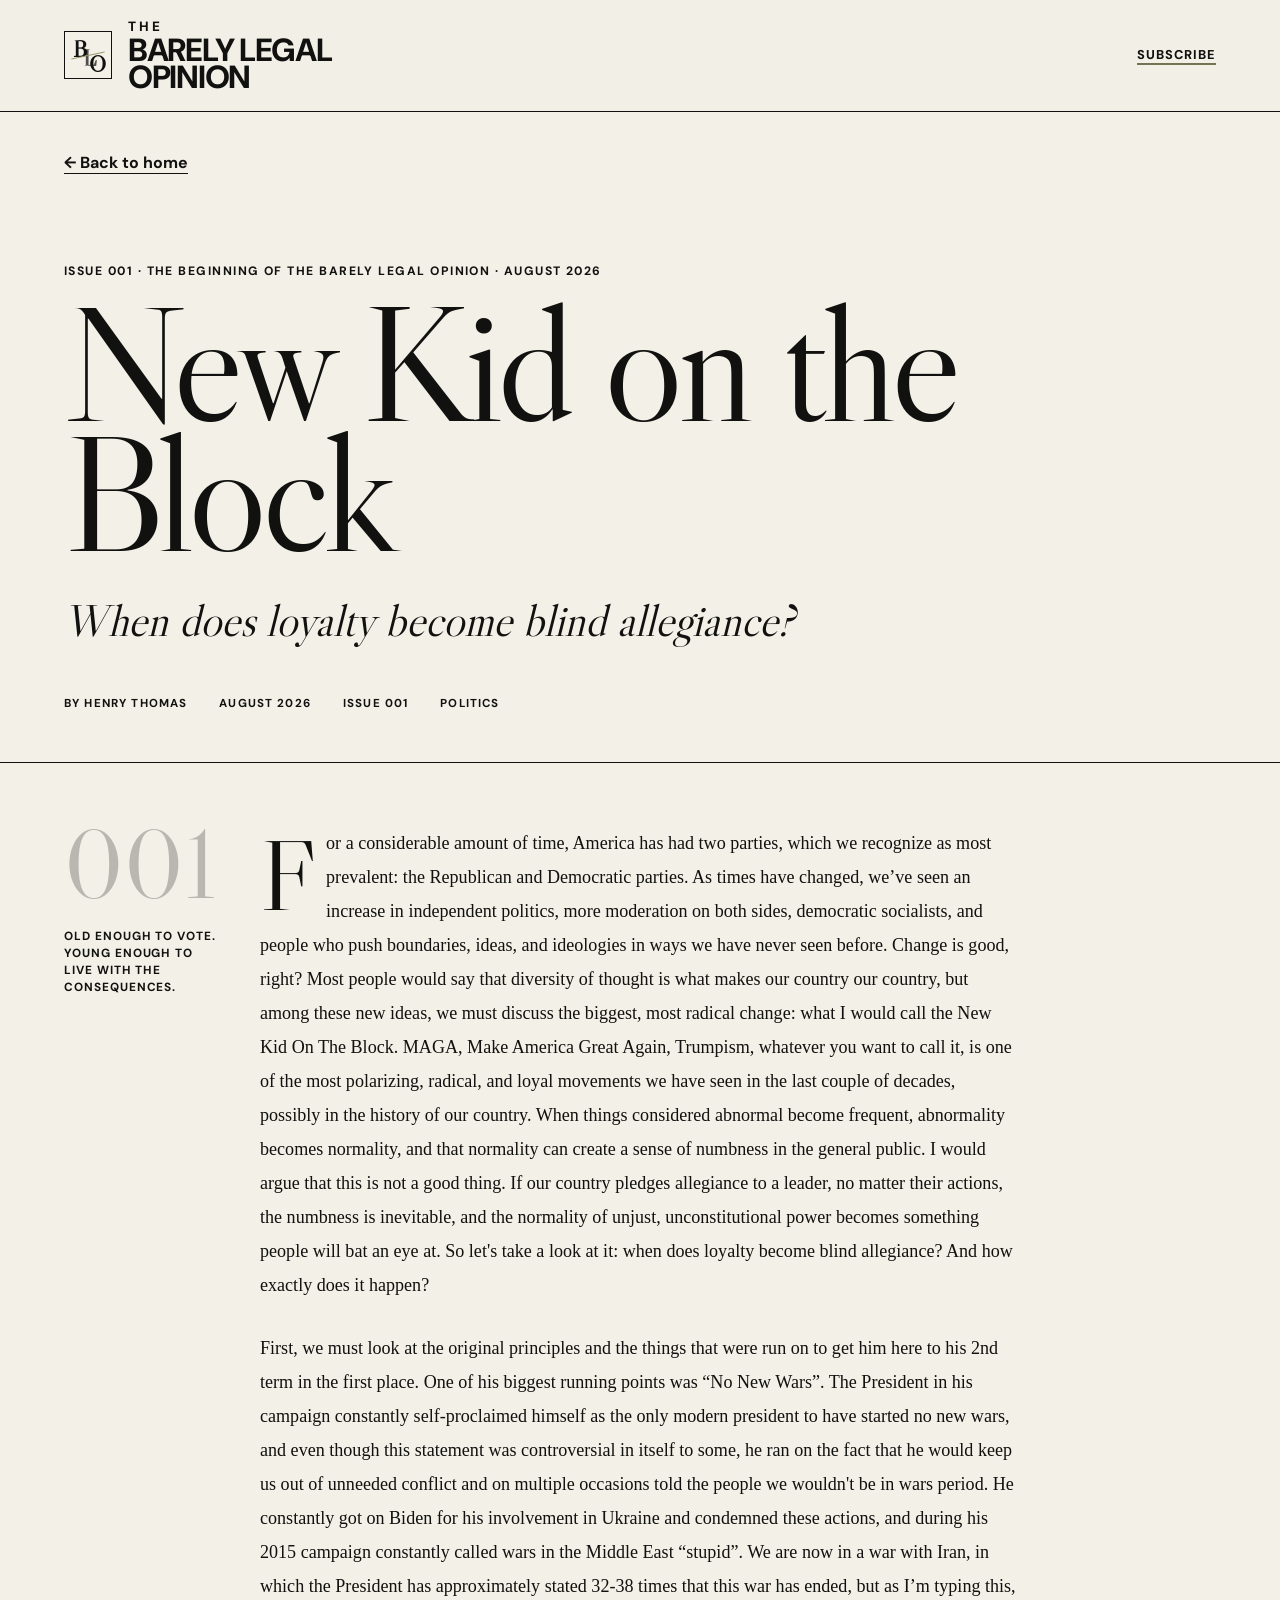
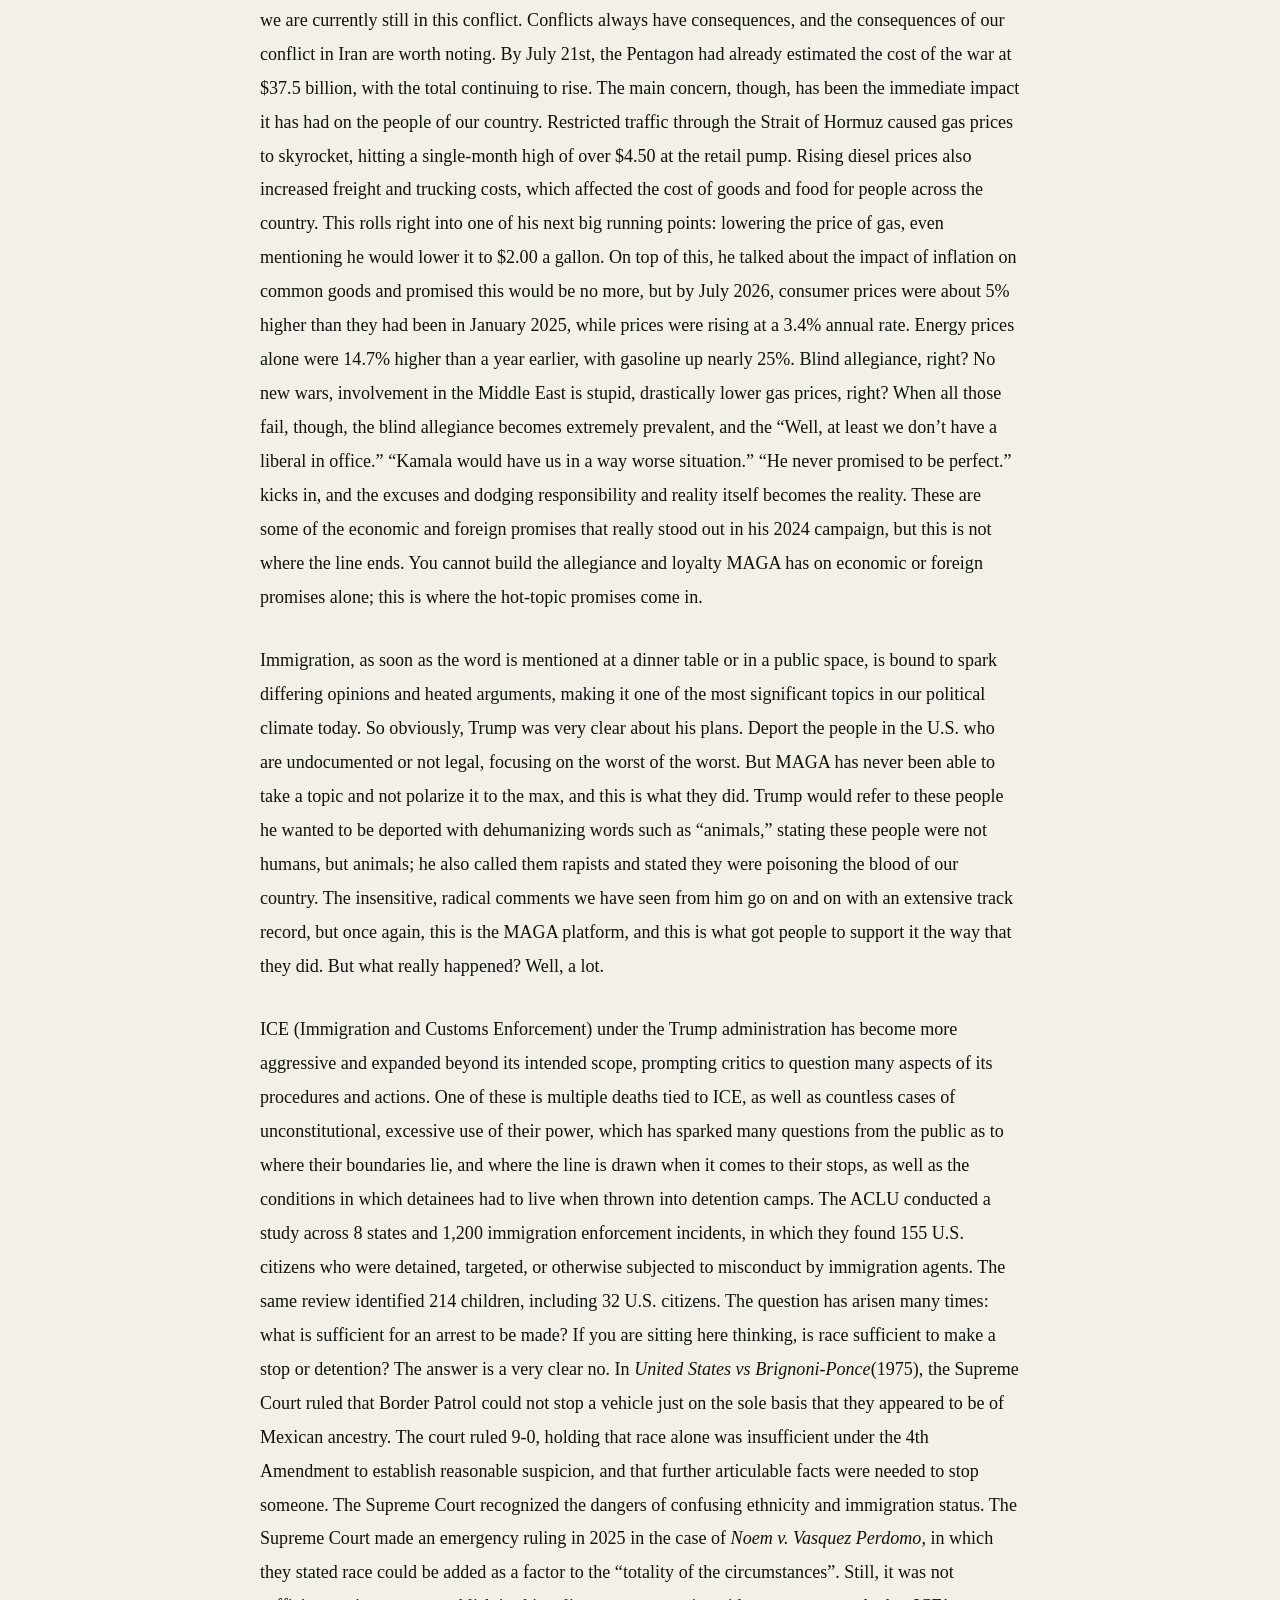
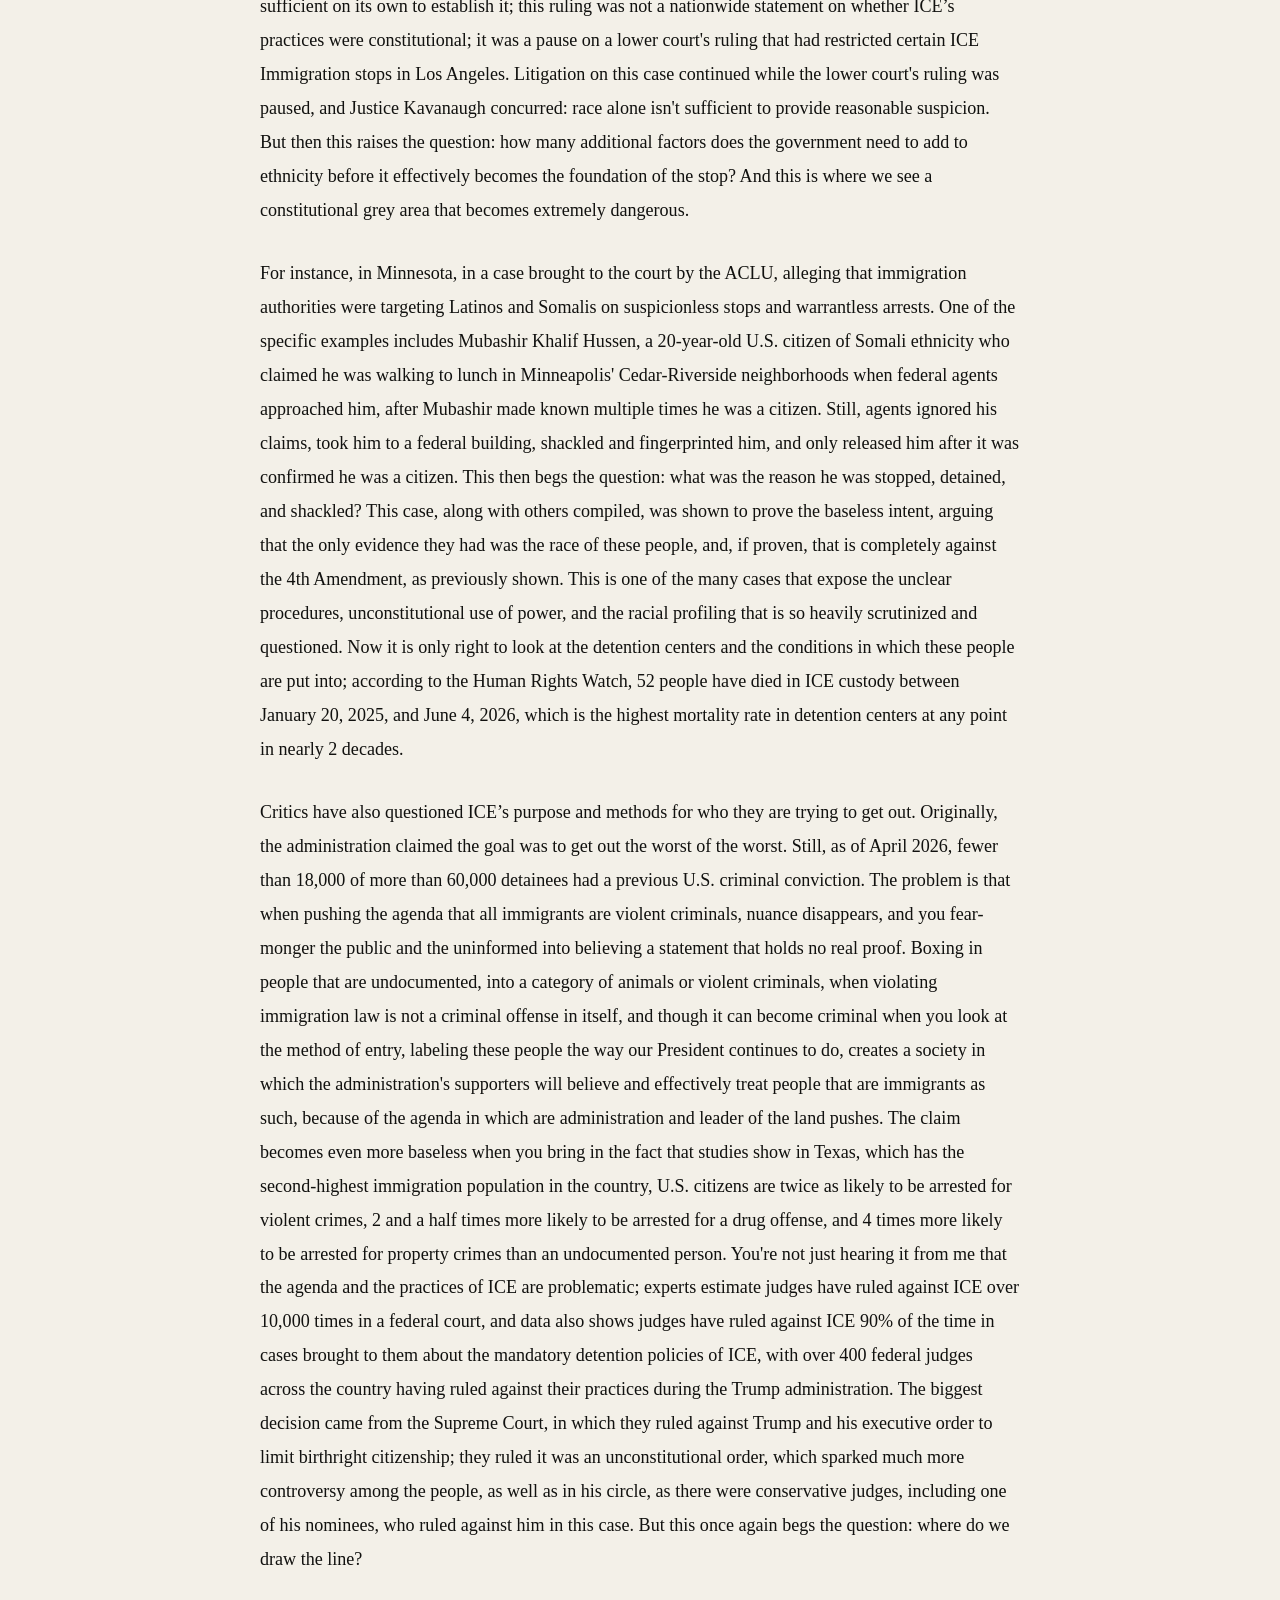
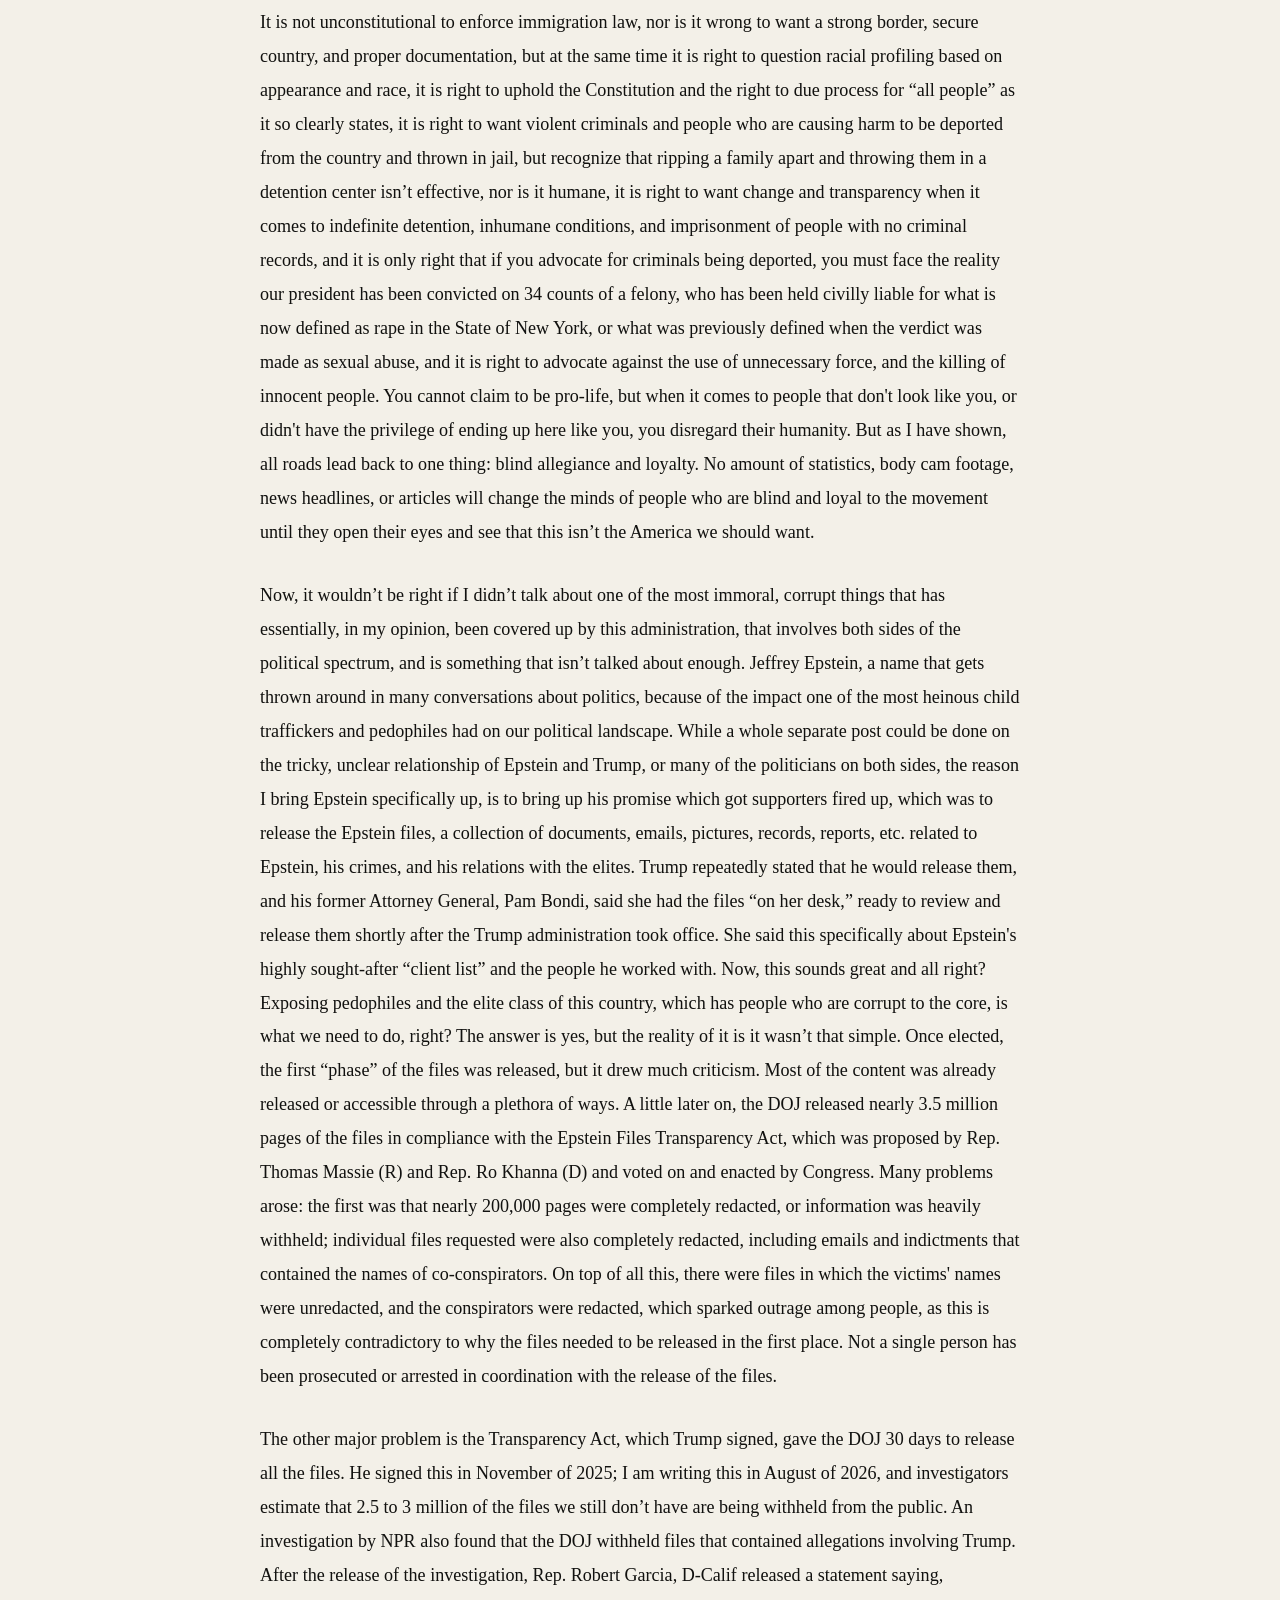
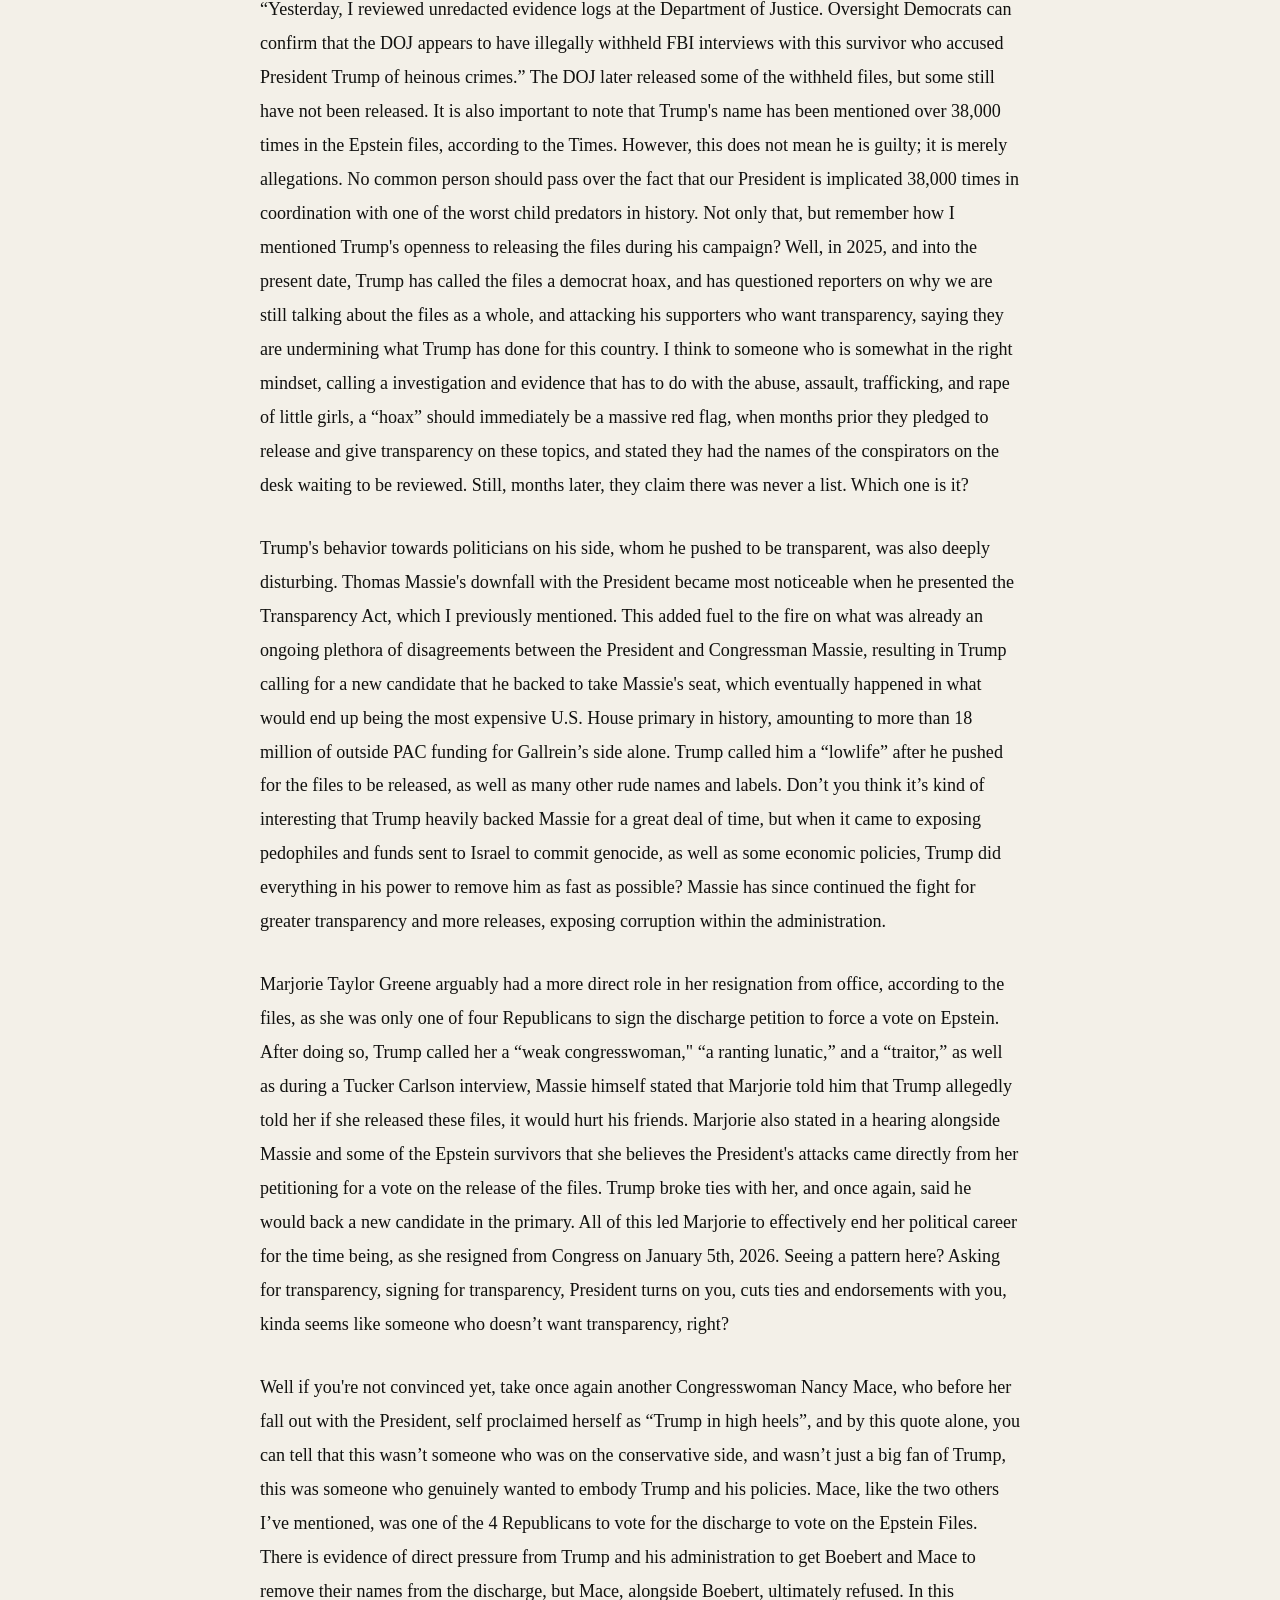
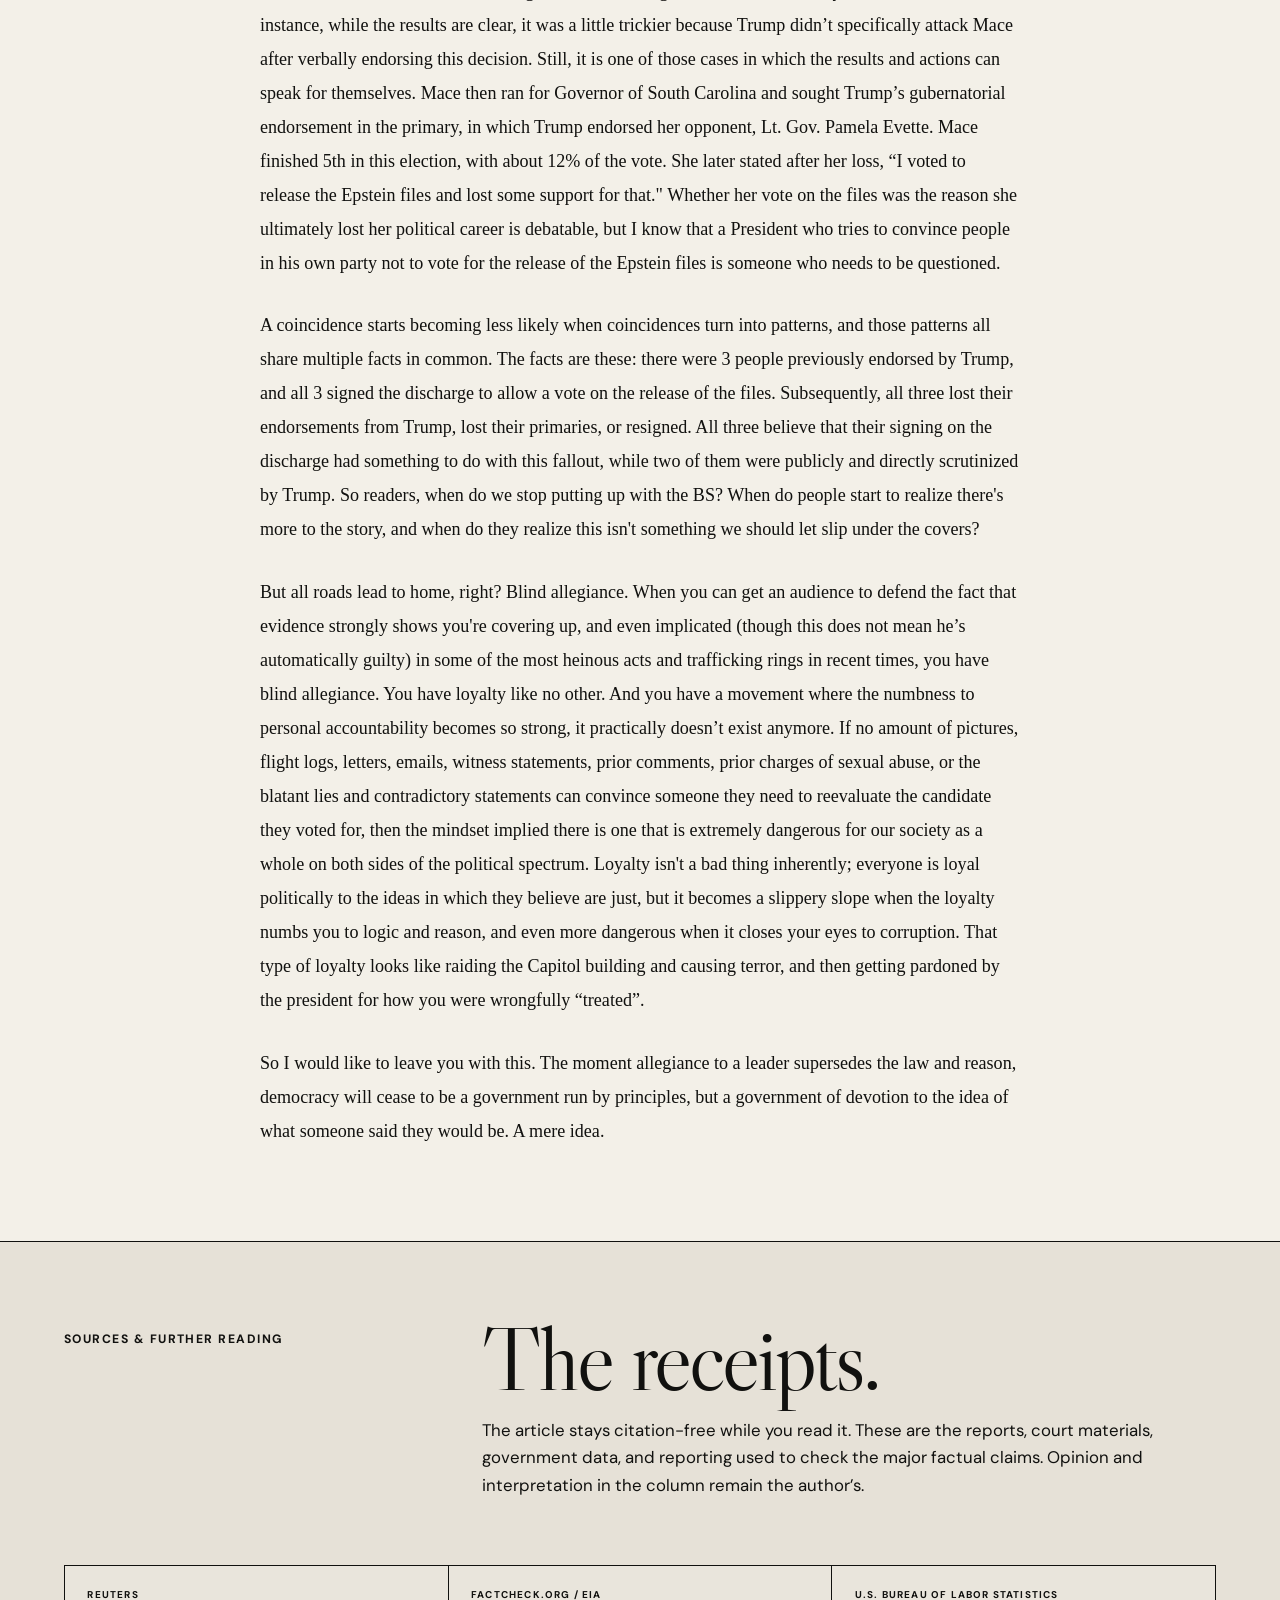
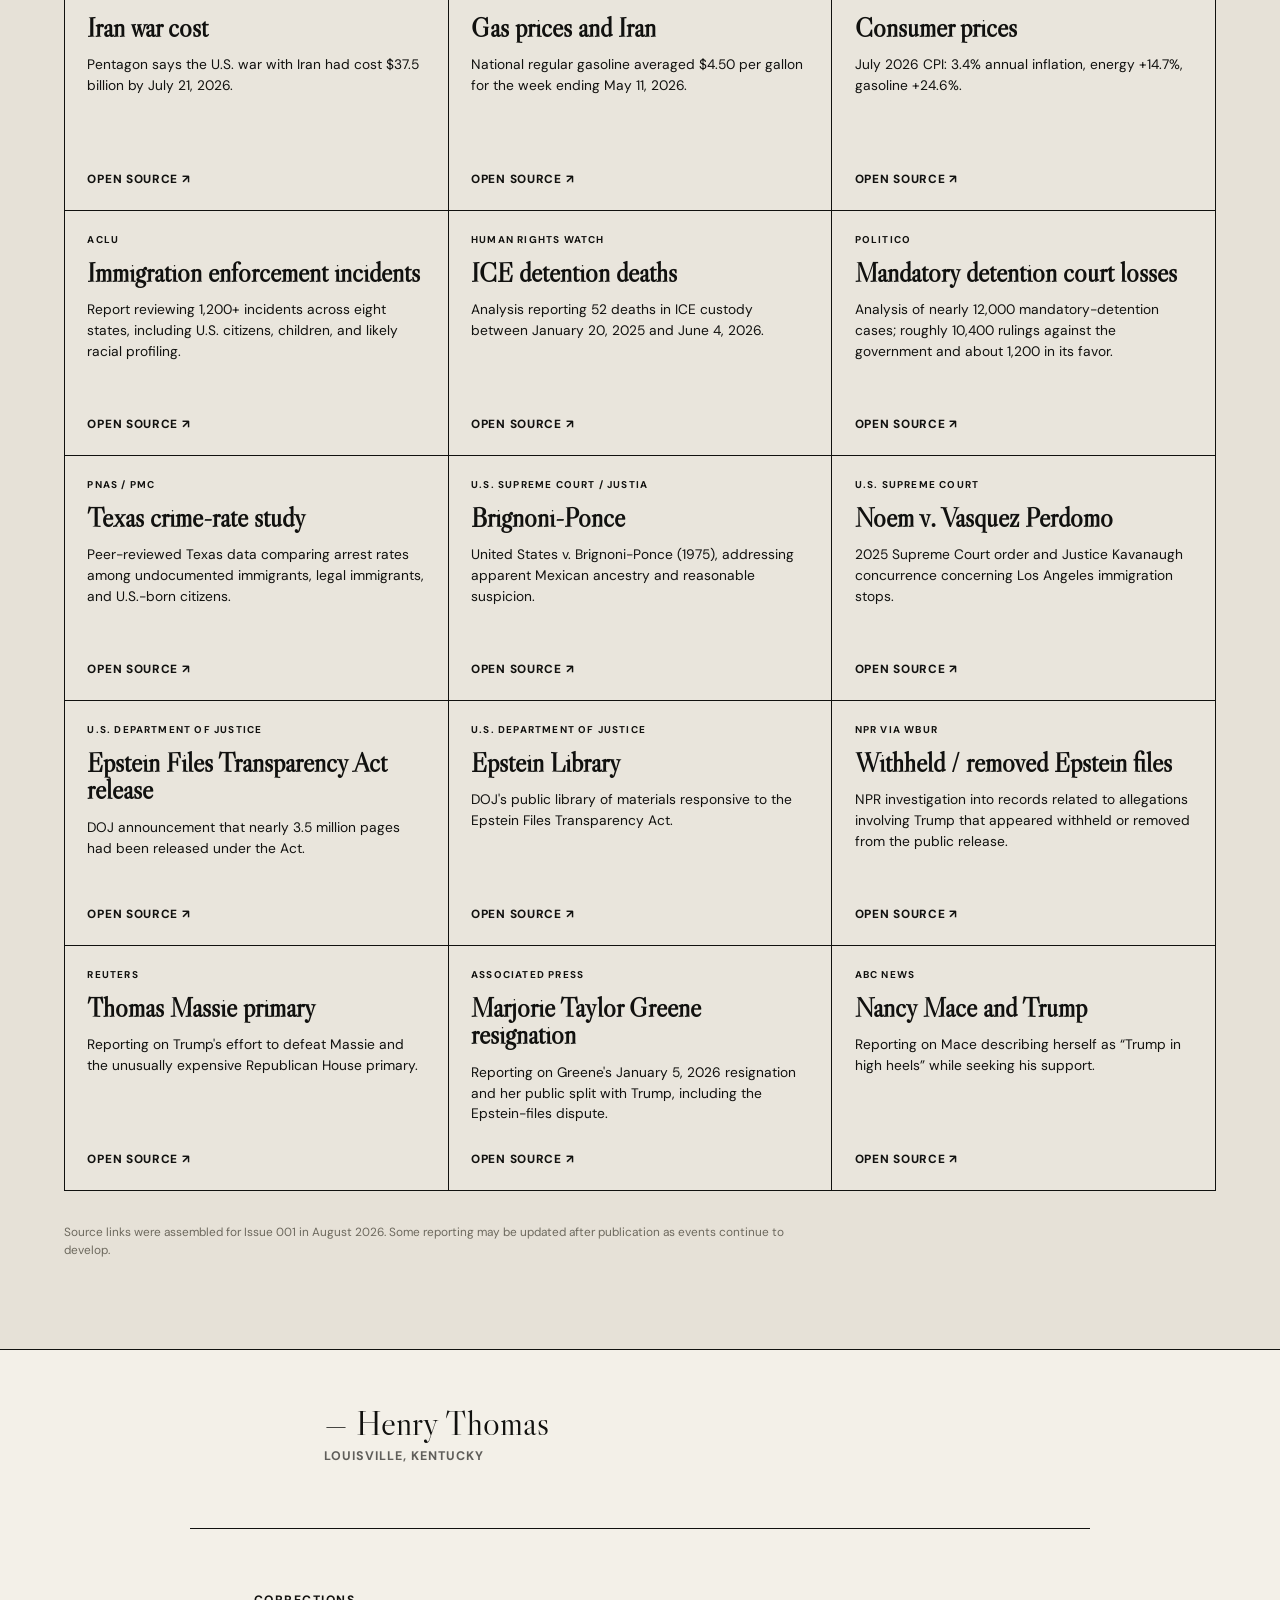
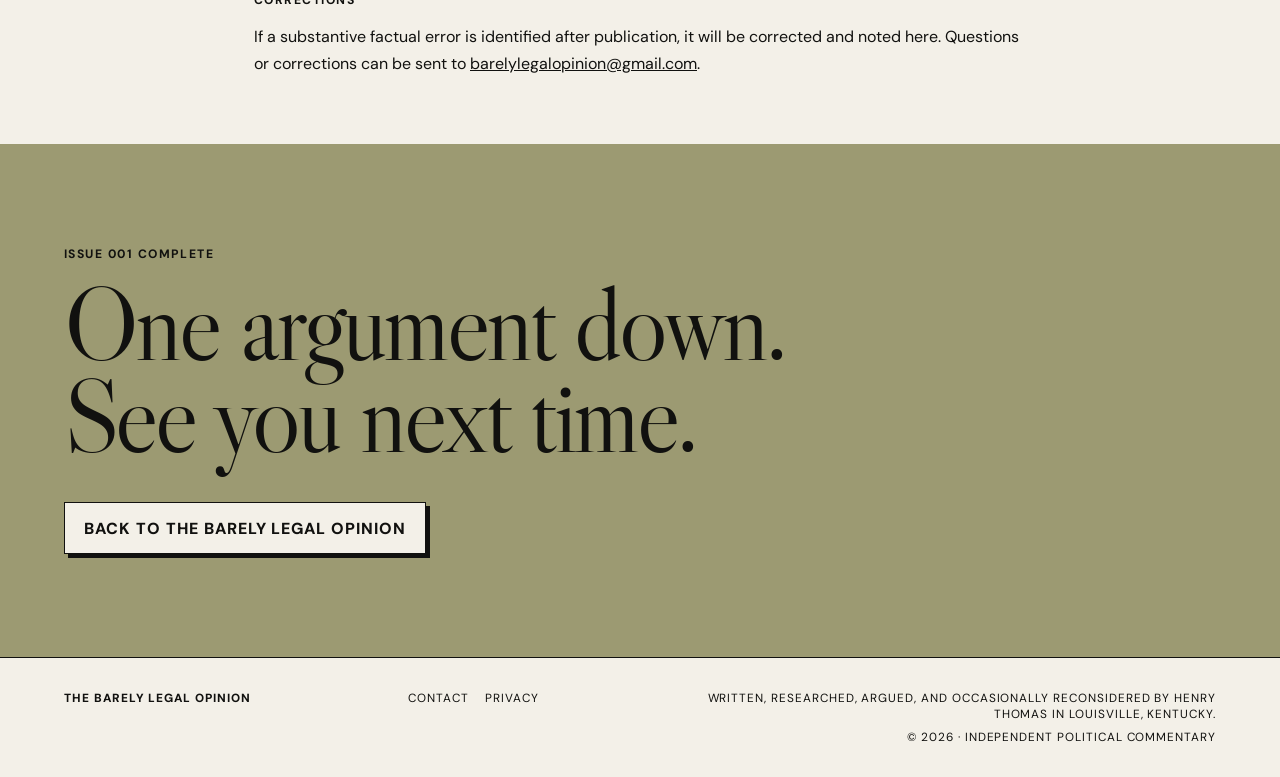
<file: new-kid-on-the-block.html>
<!doctype html>
<html lang="en">
<head>
  <meta charset="utf-8" />
  <meta name="viewport" content="width=device-width, initial-scale=1" />
  <meta name="description" content="New Kid on the Block — Issue 001 of The Barely Legal Opinion." />
  <title>New Kid on the Block — The Barely Legal Opinion</title>
  <link rel="preconnect" href="https://fonts.googleapis.com">
  <link rel="preconnect" href="https://fonts.gstatic.com" crossorigin>
  <link href="https://fonts.googleapis.com/css2?family=DM+Sans:wght@400;500;600;700;800&family=Libre+Caslon+Display&display=swap" rel="stylesheet">
  <link rel="stylesheet" href="styles.css" />

  <link rel="icon" href="favicon.svg" type="image/svg+xml" />
  <meta property="og:title" content="New Kid on the Block — The Barely Legal Opinion" />
  <meta property="og:description" content="When does loyalty become blind allegiance?" />
  <meta property="og:image" content="social-card.svg" />
  <meta property="og:type" content="article" />
  <meta name="twitter:card" content="summary_large_image" />

</head>
<body>
  <header class="site-header">
    <a class="brand brand-lockup" href="index.html" aria-label="The Barely Legal Opinion home">
      <span class="logo-mark" aria-hidden="true"><span>B</span><span>L</span><span>O</span></span>
      <span class="wordmark">
        <span class="brand-kicker">THE</span>
        <span>BARELY LEGAL</span>
        <span>OPINION</span>
      </span>
    </a>
    <a href="index.html#subscribe" class="header-subscribe">Subscribe</a>
  </header>

  <main>
    <article class="article-shell">
      <a class="back-link" href="index.html">← Back to home</a>
      <header class="article-header">
        <p class="article-kicker">Issue 001 · The beginning of The Barely Legal Opinion · August 2026</p>
        <h1>New Kid on the Block</h1>
        <p class="article-deck">When does loyalty become blind allegiance?</p>
        <div class="article-meta">
          <span>By Henry Thomas</span>
          <span>August 2026</span>
          <span>Issue 001</span>
          <span>Politics</span>
        </div>
      </header>

      <div class="article-layout">
        <aside class="article-rail">
          <div class="rail-sticky">
            <span class="rail-number">001</span>
            <p>Old enough to vote.<br>Young enough to live with the consequences.</p>
          </div>
        </aside>
        <div class="article-body">
          <p>For a considerable amount of time, America has had two parties, which we recognize as most prevalent: the Republican and Democratic parties. As times have changed, we’ve seen an increase in independent politics, more moderation on both sides, democratic socialists, and people who push boundaries, ideas, and ideologies in ways we have never seen before. Change is good, right? Most people would say that diversity of thought is what makes our country our country, but among these new ideas, we must discuss the biggest, most radical change: what I would call the New Kid On The Block. MAGA, Make America Great Again, Trumpism, whatever you want to call it, is one of the most polarizing, radical, and loyal movements we have seen in the last couple of decades, possibly in the history of our country. When things considered abnormal become frequent, abnormality becomes normality, and that normality can create a sense of numbness in the general public. I would argue that this is not a good thing. If our country pledges allegiance to a leader, no matter their actions, the numbness is inevitable, and the normality of unjust, unconstitutional power becomes something people will bat an eye at. So let's take a look at it: when does loyalty become blind allegiance? And how exactly does it happen?</p>
<p>First, we must look at the original principles and the things that were run on to get him here to his 2nd term in the first place. One of his biggest running points was “No New Wars”. The President in his campaign constantly self-proclaimed himself as the only modern president to have started no new wars, and even though this statement was controversial in itself to some, he ran on the fact that he would keep us out of unneeded conflict and on multiple occasions told the people we wouldn't be in wars period. He constantly got on Biden for his involvement in Ukraine and condemned these actions, and during his 2015 campaign constantly called wars in the Middle East “stupid”.  We are now in a war with Iran, in which the President has approximately stated 32-38 times that this war has ended, but as I’m typing this, we are currently still in this conflict. Conflicts always have consequences, and the consequences of our conflict in Iran are worth noting. By July 21st, the Pentagon had already estimated the cost of the war at $37.5 billion, with the total continuing to rise. The main concern, though, has been the immediate impact it has had on the people of our country. Restricted traffic through the Strait of Hormuz caused gas prices to skyrocket, hitting a single-month high of over $4.50 at the retail pump. Rising diesel prices also increased freight and trucking costs, which affected the cost of goods and food for people across the country. This rolls right into one of his next big running points: lowering the price of gas, even mentioning he would lower it to $2.00 a gallon. On top of this, he talked about the impact of inflation on common goods and promised this would be no more, but by July 2026, consumer prices were about 5% higher than they had been in January 2025, while prices were rising at a 3.4% annual rate. Energy prices alone were 14.7% higher than a year earlier, with gasoline up nearly 25%. Blind allegiance, right? No new wars, involvement in the Middle East is stupid, drastically lower gas prices, right? When all those fail, though, the blind allegiance becomes extremely prevalent, and the “Well, at least we don’t have a liberal in office.” “Kamala would have us in a way worse situation.” “He never promised to be perfect.” kicks in, and the excuses and dodging responsibility and reality itself becomes the reality. These are some of the economic and foreign promises that really stood out in his 2024 campaign, but this is not where the line ends. You cannot build the allegiance and loyalty MAGA has on economic or foreign promises alone; this is where the hot-topic promises come in.</p>
<p>Immigration, as soon as the word is mentioned at a dinner table or in a public space, is bound to spark differing opinions and heated arguments, making it one of the most significant topics in our political climate today. So obviously, Trump was very clear about his plans. Deport the people in the U.S. who are undocumented or not legal, focusing on the worst of the worst. But MAGA has never been able to take a topic and not polarize it to the max, and this is what they did. Trump would refer to these people he wanted to be deported with dehumanizing words such as “animals,” stating these people were not humans, but animals; he also called them rapists and stated they were poisoning the blood of our country. The insensitive, radical comments we have seen from him go on and on with an extensive track record, but once again, this is the MAGA platform, and this is what got people to support it the way that they did. But what really happened? Well, a lot.</p>
<p>ICE (Immigration and Customs Enforcement) under the Trump administration has become more aggressive and expanded beyond its intended scope, prompting critics to question many aspects of its procedures and actions. One of these is multiple deaths tied to ICE, as well as countless cases of unconstitutional, excessive use of their power, which has sparked many questions from the public as to where their boundaries lie, and where the line is drawn when it comes to their stops, as well as the conditions in which detainees had to live when thrown into detention camps. The ACLU conducted a study across 8 states and 1,200 immigration enforcement incidents, in which they found  155 U.S. citizens who were detained, targeted, or otherwise subjected to misconduct by immigration agents. The same review identified 214 children, including 32 U.S. citizens. The question has arisen many times: what is sufficient for an arrest to be made? If you are sitting here thinking, is race sufficient to make a stop or detention? The answer is a very clear no. In <em>United States vs  Brignoni-Ponce</em>(1975), the Supreme Court ruled that Border Patrol could not stop a vehicle just on the sole basis that they appeared to be of Mexican ancestry. The court ruled 9-0, holding that race alone was insufficient under the 4th Amendment to establish reasonable suspicion, and that further articulable facts were needed to stop someone. The Supreme Court recognized the dangers of confusing ethnicity and immigration status. The Supreme Court made an emergency ruling in 2025 in the case of  <em>Noem v. Vasquez Perdomo</em>, in which they stated race could be added as a factor to the “totality of the circumstances”. Still, it was not sufficient on its own to establish it; this ruling was not a nationwide statement on whether ICE’s practices were constitutional; it was a pause on a lower court's ruling that had restricted certain ICE Immigration stops in Los Angeles. Litigation on this case continued while the lower court's ruling was paused, and Justice Kavanaugh concurred: race alone isn't sufficient to provide reasonable suspicion. But then this raises the question: how many additional factors does the government need to add to ethnicity before it effectively becomes the foundation of the stop? And this is where we see a constitutional grey area that becomes extremely dangerous.</p>
<p>For instance, in Minnesota, in a case brought to the court by the ACLU, alleging that immigration authorities were targeting Latinos and Somalis on suspicionless stops and warrantless arrests. One of the specific examples includes Mubashir Khalif Hussen, a 20-year-old U.S. citizen of Somali ethnicity who claimed he was walking to lunch in Minneapolis' Cedar-Riverside neighborhoods when federal agents approached him, after Mubashir made known multiple times he was a citizen. Still, agents ignored his claims, took him to a federal building, shackled and fingerprinted him, and only released him after it was confirmed he was a citizen. This then begs the question: what was the reason he was stopped, detained, and shackled? This case, along with others compiled, was shown to prove the baseless intent, arguing that the only evidence they had was the race of these people, and, if proven, that is completely against the 4th Amendment, as previously shown. This is one of the many cases that expose the unclear procedures,  unconstitutional use of power, and the racial profiling that is so heavily scrutinized and questioned. Now it is only right to look at the detention centers and the conditions in which these people are put into; according to the Human Rights Watch, 52 people have died in ICE custody between January 20, 2025, and June 4, 2026, which is the highest mortality rate in detention centers at any point in nearly 2 decades.</p>
<p>Critics have also questioned ICE’s purpose and methods for who they are trying to get out. Originally, the administration claimed the goal was to get out the worst of the worst. Still, as of April 2026, fewer than 18,000 of more than 60,000 detainees had a previous U.S. criminal conviction. The problem is that when pushing the agenda that all immigrants are violent criminals, nuance disappears, and you fear-monger the public and the uninformed into believing a statement that holds no real proof. Boxing in people that are undocumented, into a category of animals or violent criminals, when violating immigration law is not a criminal offense in itself, and though it can become criminal when you look at the method of entry, labeling these people the way our President continues to do, creates a society in which the administration's supporters will believe and effectively treat people that are immigrants as such, because of the agenda in which are administration and leader of the land pushes. The claim becomes even more baseless when you bring in the fact that studies show in Texas, which has the second-highest immigration population in the country, U.S. citizens are twice as likely to be arrested for violent crimes, 2 and a half times more likely to be arrested for a drug offense, and 4 times more likely to be arrested for property crimes than an undocumented person. You're not just hearing it from me that the agenda and the practices of ICE are problematic; experts estimate judges have ruled against ICE over 10,000 times in a federal court, and data also shows judges have ruled against ICE 90% of the time in cases brought to them about the mandatory detention policies of ICE, with over 400 federal judges across the country having ruled against their practices during the Trump administration. The biggest decision came from the Supreme Court, in which they ruled against Trump and his executive order to limit birthright citizenship; they ruled it was an unconstitutional order, which sparked much more controversy among the people, as well as in his circle, as there were conservative judges, including one of his nominees, who ruled against him in this case. But this once again begs the question: where do we draw the line?</p>
<p>It is not unconstitutional to enforce immigration law, nor is it wrong to want a strong border, secure country, and proper documentation, but at the same time it is right to question racial profiling based on appearance and race, it is right to uphold the Constitution and the right to due process for “all people” as it so clearly states, it is right to want violent criminals and people who are causing harm to be deported from the country and thrown in jail, but recognize that ripping a family apart and throwing them in a detention center isn’t effective, nor is it humane, it is right to want change and transparency when it comes to indefinite detention, inhumane conditions, and imprisonment of people with no criminal records, and it is only right that if you advocate for criminals being deported, you must face the reality our president has been convicted on 34 counts of a felony, who has been held civilly liable for what is now defined as rape in the State of New York, or what was previously defined when the verdict was made as sexual abuse, and it is right to advocate against the use of unnecessary force, and the killing of innocent people. You cannot claim to be pro-life, but when it comes to people that don't look like you, or didn't have the privilege of ending up here like you, you disregard their humanity. But as I have shown, all roads lead back to one thing: blind allegiance and loyalty. No amount of statistics, body cam footage, news headlines, or articles will change the minds of people who are blind and loyal to the movement until they open their eyes and see that this isn’t the America we should want.</p>
<p>Now, it wouldn’t be right if I didn’t talk about one of the most immoral, corrupt things that has essentially, in my opinion, been covered up by this administration, that involves both sides of the political spectrum, and is something that isn’t talked about enough. Jeffrey Epstein, a name that gets thrown around in many conversations about politics, because of the impact one of the most heinous child traffickers and pedophiles had on our political landscape. While a whole separate post could be done on the tricky, unclear relationship of Epstein and Trump, or many of the politicians on both sides, the reason I bring Epstein specifically up, is to bring up his promise which got supporters fired up, which was to release the Epstein files, a collection of documents, emails, pictures, records, reports, etc. related to Epstein, his crimes, and his relations with the elites. Trump repeatedly stated that he would release them, and his former Attorney General, Pam Bondi, said she had the files “on her desk,” ready to review and release them shortly after the Trump administration took office. She said this specifically about Epstein's highly sought-after “client list” and the people he worked with. Now, this sounds great and all right? Exposing pedophiles and the elite class of this country, which has people who are corrupt to the core, is what we need to do, right? The answer is yes, but the reality of it is it wasn’t that simple. Once elected, the first “phase” of the files was released, but it drew much criticism. Most of the content was already released or accessible through a plethora of ways. A little later on, the DOJ released nearly 3.5 million pages of the files in compliance with the Epstein Files Transparency Act, which was proposed by Rep. Thomas Massie (R) and Rep. Ro Khanna (D) and voted on and enacted by Congress. Many problems arose: the first was that nearly 200,000 pages were completely redacted, or information was heavily withheld; individual files requested were also completely redacted, including emails and indictments that contained the names of co-conspirators. On top of all this, there were files in which the victims' names were unredacted, and the conspirators were redacted, which sparked outrage among people, as this is completely contradictory to why the files needed to be released in the first place. Not a single person has been prosecuted or arrested in coordination with the release of the files.</p>
<p>The other major problem is the Transparency Act, which Trump signed,  gave the DOJ 30 days to release all the files. He signed this in November of 2025; I am writing this in August of 2026, and investigators estimate that 2.5 to 3 million of the files we still don’t have are being withheld from the public. An investigation by NPR also found that the DOJ withheld files that contained allegations involving Trump. After the release of the investigation, Rep. Robert Garcia, D-Calif released a statement saying, “Yesterday, I reviewed unredacted evidence logs at the Department of Justice. Oversight Democrats can confirm that the DOJ appears to have illegally withheld FBI interviews with this survivor who accused President Trump of heinous crimes.” The DOJ later released some of the withheld files, but some still have not been released. It is also important to note that Trump's name has been mentioned over 38,000 times in the Epstein files, according to the Times. However, this does not mean he is guilty; it is merely allegations. No common person should pass over the fact that our President is implicated 38,000 times in coordination with one of the worst child predators in history. Not only that, but remember how I mentioned Trump's openness to releasing the files during his campaign? Well, in 2025, and into the present date, Trump has called the files a democrat hoax, and has questioned reporters on why we are still talking about the files as a whole, and attacking his supporters who want transparency, saying they are undermining what Trump has done for this country. I think to someone who is somewhat in the right mindset, calling a investigation and evidence that has to do with the abuse, assault, trafficking, and rape of little girls, a “hoax” should immediately be a massive red flag, when months prior they pledged to release and give transparency on these topics, and stated they had the names of the conspirators on the desk waiting to be reviewed. Still, months later, they claim there was never a list. Which one is it?</p>
<p>Trump's behavior towards politicians on his side, whom he pushed to be transparent, was also deeply disturbing. Thomas Massie's downfall with the President became most noticeable when he presented the Transparency Act, which I previously mentioned. This added fuel to the fire on what was already an ongoing plethora of disagreements between the President and Congressman Massie, resulting in Trump calling for a new candidate that he backed to take Massie's seat, which eventually happened in what would end up being the most expensive U.S. House primary in history, amounting to more than 18 million of outside PAC funding for Gallrein’s side alone. Trump called him a “lowlife” after he pushed for the files to be released, as well as many other rude names and labels. Don’t you think it’s kind of interesting that Trump heavily backed Massie for a great deal of time, but when it came to exposing pedophiles and funds sent to Israel to commit genocide, as well as some economic policies, Trump did everything in his power to remove him as fast as possible? Massie has since continued the fight for greater transparency and more releases, exposing corruption within the administration.</p>
<p>Marjorie Taylor Greene arguably had a more direct role in her resignation from office, according to the files, as she was only one of four Republicans to sign the discharge petition to force a vote on Epstein. After doing so, Trump called her a “weak congresswoman," “a ranting lunatic,” and a “traitor,” as well as during a Tucker Carlson interview, Massie himself stated that Marjorie told him that Trump allegedly told her if she released these files, it would hurt his friends. Marjorie also stated in a hearing alongside Massie and some of the Epstein survivors that she believes the President's attacks came directly from her petitioning for a vote on the release of the files. Trump broke ties with her, and once again, said he would back a new candidate in the primary. All of this led Marjorie to effectively end her political career for the time being, as she resigned from Congress on January 5th, 2026. Seeing a pattern here? Asking for transparency, signing for transparency, President turns on you, cuts ties and endorsements with you, kinda seems like someone who doesn’t want transparency, right?</p>
<p>Well if you're not convinced yet, take once again another Congresswoman Nancy Mace, who before her fall out with the President, self proclaimed herself as “Trump in high heels”, and by this quote alone, you can tell that this wasn’t someone who was on the conservative side, and wasn’t just a big fan of Trump, this was someone who genuinely wanted to embody Trump and his policies. Mace, like the two others I’ve mentioned, was one of the 4 Republicans to vote for the discharge to vote on the Epstein Files. There is evidence of direct pressure from Trump and his administration to get Boebert and Mace to remove their names from the discharge, but Mace, alongside Boebert, ultimately refused. In this instance, while the results are clear, it was a little trickier because Trump didn’t specifically attack Mace after verbally endorsing this decision. Still, it is one of those cases in which the results and actions can speak for themselves. Mace then ran for Governor of South Carolina and sought Trump’s gubernatorial endorsement in the primary, in which Trump endorsed her opponent, Lt. Gov. Pamela Evette. Mace finished 5th in this election, with about 12% of the vote. She later stated after her loss, “I voted to release the Epstein files and lost some support for that." Whether her vote on the files was the reason she ultimately lost her political career is debatable, but I know that a President who tries to convince people in his own party not to vote for the release of the Epstein files is someone who needs to be questioned.</p>
<p>A  coincidence starts becoming less likely when coincidences turn into patterns, and those patterns all share multiple facts in common. The facts are these: there were 3 people previously endorsed by Trump, and all 3 signed the discharge to allow a vote on the release of the files. Subsequently, all three lost their endorsements from Trump, lost their primaries, or resigned. All three believe that their signing on the discharge had something to do with this fallout, while two of them were publicly and directly scrutinized by Trump. So readers, when do we stop putting up with the BS? When do people start to realize there's more to the story, and when do they realize this isn't something we should let slip under the covers?</p>
<p>But all roads lead to home, right? Blind allegiance. When you can get an audience to defend the fact that evidence strongly shows you're covering up, and even implicated (though this does not mean he’s automatically guilty) in some of the most heinous acts and trafficking rings in recent times, you have blind allegiance. You have loyalty like no other. And you have a movement where the numbness to personal accountability becomes so strong, it practically doesn’t exist anymore.  If no amount of pictures, flight logs, letters, emails, witness statements, prior comments, prior charges of sexual abuse, or the blatant lies and contradictory statements can convince someone they need to reevaluate the candidate they voted for, then the mindset implied there is one that is extremely dangerous for our society as a whole on both sides of the political spectrum. Loyalty isn't a bad thing inherently; everyone is loyal politically to the ideas in which they believe are just, but it becomes a slippery slope when the loyalty numbs you to logic and reason, and even more dangerous when it closes your eyes to corruption. That type of loyalty looks like raiding the Capitol building and causing terror, and then getting pardoned by the president for how you were wrongfully “treated”.</p>
<p>So I would like to leave you with this. The moment allegiance to a leader supersedes the law and reason, democracy will cease to be a government run by principles, but a government of devotion to the idea of what someone said they would be. A mere idea.</p>
        </div>
      </div>

      <section class="sources-section" id="sources">
        <div class="sources-intro">
          <p class="section-label">Sources &amp; Further Reading</p>
          <h2>The receipts.</h2>
          <p>The article stays citation-free while you read it. These are the reports, court materials, government data, and reporting used to check the major factual claims. Opinion and interpretation in the column remain the author’s.</p>
        </div>
        <div class="sources-grid">
          <a class="source-card" href="https://www.reuters.com/world/middle-east/us-war-iran-has-cost-375-billion-so-far-pentagon-says-2026-07-21/" target="_blank" rel="noopener noreferrer">
          <span class="source-type">Reuters</span>
          <h3>Iran war cost</h3>
          <p>Pentagon says the U.S. war with Iran had cost $37.5 billion by July 21, 2026.</p>
          <span class="source-arrow">Open source ↗</span>
        </a>
<a class="source-card" href="https://www.factcheck.org/2026/05/what-will-happen-to-gasoline-prices-when-the-iran-war-ends/" target="_blank" rel="noopener noreferrer">
          <span class="source-type">FactCheck.org / EIA</span>
          <h3>Gas prices and Iran</h3>
          <p>National regular gasoline averaged $4.50 per gallon for the week ending May 11, 2026.</p>
          <span class="source-arrow">Open source ↗</span>
        </a>
<a class="source-card" href="https://www.bls.gov/opub/ted/2026/consumer-prices-up-3-4-over-the-year-in-july-2026.htm" target="_blank" rel="noopener noreferrer">
          <span class="source-type">U.S. Bureau of Labor Statistics</span>
          <h3>Consumer prices</h3>
          <p>July 2026 CPI: 3.4% annual inflation, energy +14.7%, gasoline +24.6%.</p>
          <span class="source-arrow">Open source ↗</span>
        </a>
<a class="source-card" href="https://www.aclu.org/news/immigrants-rights/we-documented-1200-actions-by-ice-heres-what-we-found" target="_blank" rel="noopener noreferrer">
          <span class="source-type">ACLU</span>
          <h3>Immigration enforcement incidents</h3>
          <p>Report reviewing 1,200+ incidents across eight states, including U.S. citizens, children, and likely racial profiling.</p>
          <span class="source-arrow">Open source ↗</span>
        </a>
<a class="source-card" href="https://www.hrw.org/report/2026/06/25/dying-in-detention/rising-deaths-in-an-expanding-us-immigration-detention-system" target="_blank" rel="noopener noreferrer">
          <span class="source-type">Human Rights Watch</span>
          <h3>ICE detention deaths</h3>
          <p>Analysis reporting 52 deaths in ICE custody between January 20, 2025 and June 4, 2026.</p>
          <span class="source-arrow">Open source ↗</span>
        </a>
<a class="source-card" href="https://www.politico.com/news/2026/05/13/10k-rulings-ice-mandatory-detention-trump-analysis-00914195" target="_blank" rel="noopener noreferrer">
          <span class="source-type">POLITICO</span>
          <h3>Mandatory detention court losses</h3>
          <p>Analysis of nearly 12,000 mandatory-detention cases; roughly 10,400 rulings against the government and about 1,200 in its favor.</p>
          <span class="source-arrow">Open source ↗</span>
        </a>
<a class="source-card" href="https://pmc.ncbi.nlm.nih.gov/articles/PMC7768760/" target="_blank" rel="noopener noreferrer">
          <span class="source-type">PNAS / PMC</span>
          <h3>Texas crime-rate study</h3>
          <p>Peer-reviewed Texas data comparing arrest rates among undocumented immigrants, legal immigrants, and U.S.-born citizens.</p>
          <span class="source-arrow">Open source ↗</span>
        </a>
<a class="source-card" href="https://supreme.justia.com/cases/federal/us/422/873/" target="_blank" rel="noopener noreferrer">
          <span class="source-type">U.S. Supreme Court / Justia</span>
          <h3>Brignoni-Ponce</h3>
          <p>United States v. Brignoni-Ponce (1975), addressing apparent Mexican ancestry and reasonable suspicion.</p>
          <span class="source-arrow">Open source ↗</span>
        </a>
<a class="source-card" href="https://www.supremecourt.gov/opinions/24pdf/25a169_5h25.pdf" target="_blank" rel="noopener noreferrer">
          <span class="source-type">U.S. Supreme Court</span>
          <h3>Noem v. Vasquez Perdomo</h3>
          <p>2025 Supreme Court order and Justice Kavanaugh concurrence concerning Los Angeles immigration stops.</p>
          <span class="source-arrow">Open source ↗</span>
        </a>
<a class="source-card" href="https://www.justice.gov/opa/pr/department-justice-publishes-35-million-responsive-pages-compliance-epstein-files" target="_blank" rel="noopener noreferrer">
          <span class="source-type">U.S. Department of Justice</span>
          <h3>Epstein Files Transparency Act release</h3>
          <p>DOJ announcement that nearly 3.5 million pages had been released under the Act.</p>
          <span class="source-arrow">Open source ↗</span>
        </a>
<a class="source-card" href="https://www.justice.gov/epstein" target="_blank" rel="noopener noreferrer">
          <span class="source-type">U.S. Department of Justice</span>
          <h3>Epstein Library</h3>
          <p>DOJ&#x27;s public library of materials responsive to the Epstein Files Transparency Act.</p>
          <span class="source-arrow">Open source ↗</span>
        </a>
<a class="source-card" href="https://www.wbur.org/npr/nx-s1-5723968/epstein-files-trump-accusation-maxwell" target="_blank" rel="noopener noreferrer">
          <span class="source-type">NPR via WBUR</span>
          <h3>Withheld / removed Epstein files</h3>
          <p>NPR investigation into records related to allegations involving Trump that appeared withheld or removed from the public release.</p>
          <span class="source-arrow">Open source ↗</span>
        </a>
<a class="source-card" href="https://www.reuters.com/legal/government/trump-targets-massie-tuesday-primary-purge-republican-critics-intensifies-2026-05-19/" target="_blank" rel="noopener noreferrer">
          <span class="source-type">Reuters</span>
          <h3>Thomas Massie primary</h3>
          <p>Reporting on Trump&#x27;s effort to defeat Massie and the unusually expensive Republican House primary.</p>
          <span class="source-arrow">Open source ↗</span>
        </a>
<a class="source-card" href="https://apnews.com/article/c52aa73be7c5058965976afb65068ac9" target="_blank" rel="noopener noreferrer">
          <span class="source-type">Associated Press</span>
          <h3>Marjorie Taylor Greene resignation</h3>
          <p>Reporting on Greene&#x27;s January 5, 2026 resignation and her public split with Trump, including the Epstein-files dispute.</p>
          <span class="source-arrow">Open source ↗</span>
        </a>
<a class="source-card" href="https://abcnews.com/Politics/trump-high-heels-rep-nancy-mace-seeks-trump/story?id=124425522" target="_blank" rel="noopener noreferrer">
          <span class="source-type">ABC News</span>
          <h3>Nancy Mace and Trump</h3>
          <p>Reporting on Mace describing herself as “Trump in high heels” while seeking his support.</p>
          <span class="source-arrow">Open source ↗</span>
        </a>
        </div>
        <p class="source-note">Source links were assembled for Issue 001 in August 2026. Some reporting may be updated after publication as events continue to develop.</p>
      </section>


      
      <section class="author-signoff">
        <p class="signature-name">— Henry Thomas</p>
        <p>Louisville, Kentucky</p>
      </section>

      <section class="correction-policy">
        <p class="section-label">Corrections</p>
        <p>If a substantive factual error is identified after publication, it will be corrected and noted here. Questions or corrections can be sent to <a href="mailto:barelylegalopinion@gmail.com">barelylegalopinion@gmail.com</a>.</p>
      </section>

      <section class="article-end">
        <p class="eyebrow">Issue 001 complete</p>
        <h2>One argument down.<br>See you next time.</h2>
        <a class="button" href="index.html">Back to The Barely Legal Opinion</a>
      </section>
    </article>
  </main>
  <footer>
      <div class="footer-brand">THE BARELY LEGAL OPINION</div>
      <div class="footer-links">
        <a href="mailto:barelylegalopinion@gmail.com">Contact</a>
        <a href="privacy.html">Privacy</a>
      </div>
      <div class="footer-copy">
        <span>Written, researched, argued, and occasionally reconsidered by Henry Thomas in Louisville, Kentucky.</span>
        <span>© 2026 · Independent political commentary</span>
      </div>
    </footer>
</body>
</html>
</file>
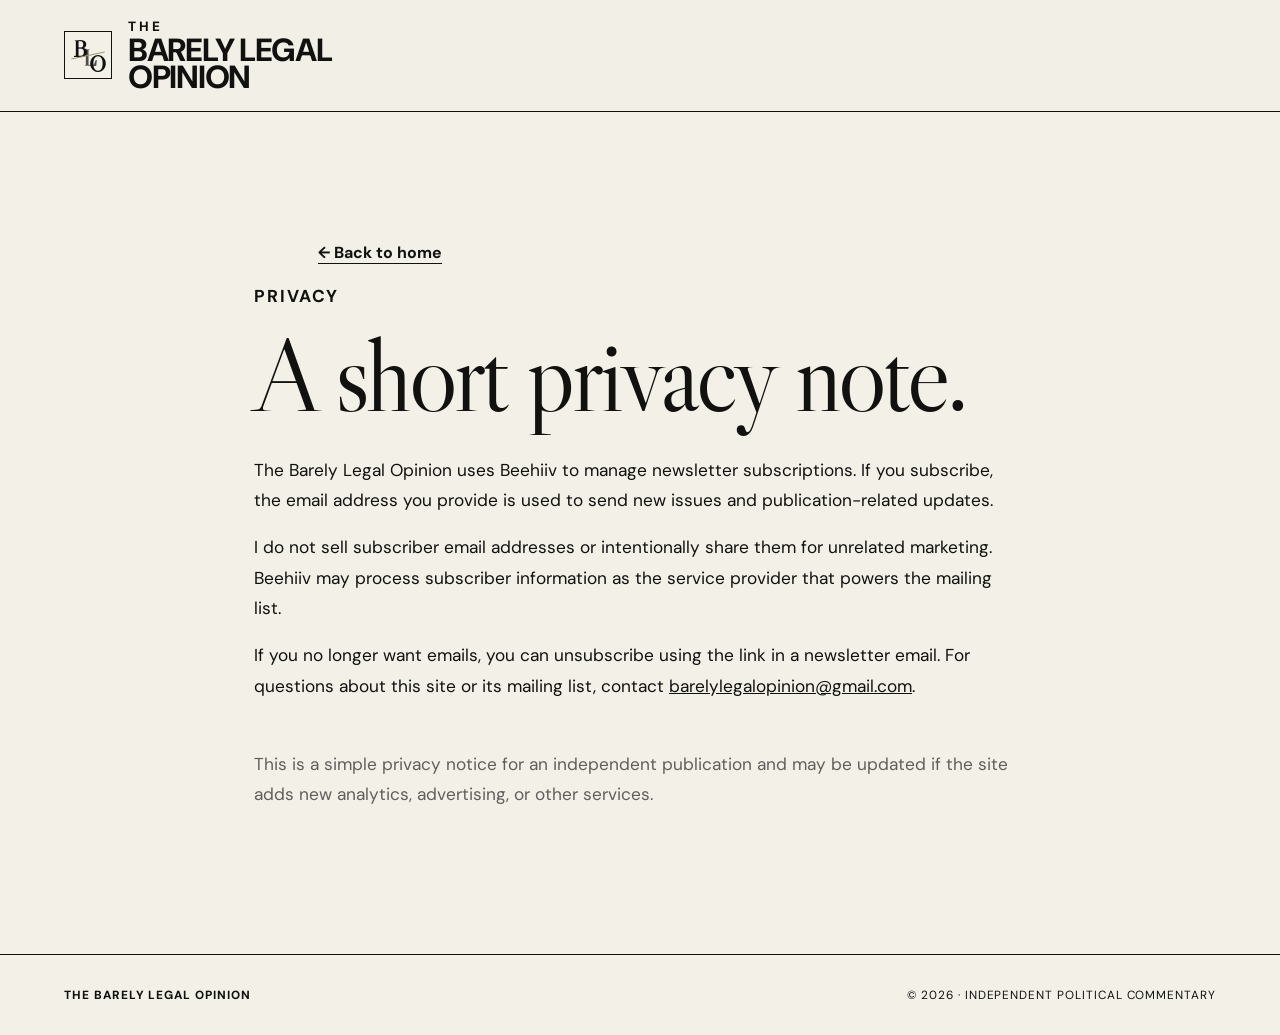
<file: privacy.html>
<!doctype html>
<html lang="en">
<head>
  <meta charset="utf-8" />
  <meta name="viewport" content="width=device-width, initial-scale=1" />
  <title>Privacy — The Barely Legal Opinion</title>
  <link rel="icon" href="favicon.svg" type="image/svg+xml" />
  <link rel="preconnect" href="https://fonts.googleapis.com">
  <link rel="preconnect" href="https://fonts.gstatic.com" crossorigin>
  <link href="https://fonts.googleapis.com/css2?family=DM+Sans:wght@400;500;600;700;800&family=Libre+Caslon+Display&display=swap" rel="stylesheet">
  <link rel="stylesheet" href="styles.css" />
</head>
<body>
  <header class="site-header">
    <a class="brand brand-lockup" href="index.html" aria-label="The Barely Legal Opinion home">
      <span class="logo-mark" aria-hidden="true"><span>B</span><span>L</span><span>O</span></span>
      <span class="wordmark"><span class="brand-kicker">THE</span><span>BARELY LEGAL</span><span>OPINION</span></span>
    </a>
  </header>
  <main class="policy-page">
    <a class="back-link" href="index.html">← Back to home</a>
    <p class="eyebrow">Privacy</p>
    <h1>A short privacy note.</h1>
    <p>The Barely Legal Opinion uses Beehiiv to manage newsletter subscriptions. If you subscribe, the email address you provide is used to send new issues and publication-related updates.</p>
    <p>I do not sell subscriber email addresses or intentionally share them for unrelated marketing. Beehiiv may process subscriber information as the service provider that powers the mailing list.</p>
    <p>If you no longer want emails, you can unsubscribe using the link in a newsletter email. For questions about this site or its mailing list, contact <a href="mailto:barelylegalopinion@gmail.com">barelylegalopinion@gmail.com</a>.</p>
    <p class="fine-print">This is a simple privacy notice for an independent publication and may be updated if the site adds new analytics, advertising, or other services.</p>
  </main>
  <footer>
    <div class="footer-brand">THE BARELY LEGAL OPINION</div>
    <div class="footer-copy">© 2026 · Independent political commentary</div>
  </footer>
</body>
</html>
</file>
<file: styles.css>
:root{--ink:#11110f;--paper:#f3f0e8;--paper2:#e6e1d7;--acid:#9c9a72;--line:rgba(17,17,15,.28);--muted:#6d695e}
*{box-sizing:border-box}html{scroll-behavior:smooth}body{margin:0;background:var(--paper);color:var(--ink);font-family:"DM Sans",sans-serif}a{color:inherit}
.site-header{min-height:112px;display:flex;align-items:center;justify-content:space-between;padding:20px 5vw;border-bottom:1px solid var(--ink);position:sticky;top:0;z-index:20;background:rgba(242,239,230,.96);backdrop-filter:blur(12px)}
.brand{text-decoration:none;font-weight:800;line-height:.82;letter-spacing:-.04em;font-size:clamp(1.35rem,2.5vw,2.2rem);display:grid}.brand-kicker{font-size:.42em;letter-spacing:.22em;margin-bottom:.4em}
.nav{display:flex;gap:2rem;font-size:.86rem;font-weight:700;text-transform:uppercase;letter-spacing:.08em}.nav a{text-decoration:none}.nav a:hover{text-decoration:underline;text-underline-offset:4px}
.menu-toggle{display:none;background:none;border:0;font:inherit;font-weight:700}.header-subscribe{text-decoration:none;text-transform:uppercase;font-size:.8rem;letter-spacing:.08em;font-weight:800;border-bottom:2px solid var(--ink)}
.hero{min-height:74vh;display:grid;grid-template-columns:1fr 280px;gap:4vw;padding:8vw 5vw 5vw;border-bottom:1px solid var(--ink)}.hero-copy{max-width:1100px}
.eyebrow,.section-label,.tag,.article-kicker,.source-type{text-transform:uppercase;font-weight:700;letter-spacing:.12em;font-size:.76rem}
.hero h1,.featured-post h2,.manifesto h2,.archive h2,.about h2,.subscribe h2,.article-header h1,.sources-intro h2,.article-end h2{font-family:"Libre Caslon Display",serif;font-weight:400;letter-spacing:-.035em}
.hero h1{margin:1.3rem 0 2rem;font-size:clamp(3.8rem,8.8vw,9rem);line-height:.88;max-width:1200px}.hero h1 em{font-style:italic}.hero-deck{font-size:clamp(1.05rem,1.8vw,1.45rem);line-height:1.45;max-width:680px}
.text-link,.post-card a{display:inline-block;margin-top:1.3rem;text-decoration:none;font-weight:700;border-bottom:2px solid var(--ink);padding-bottom:.2rem}
.issue-card{align-self:end;background:var(--ink);color:var(--paper);padding:1.5rem;min-height:330px;display:flex;flex-direction:column}.issue-number,.issue-date{font-size:.72rem;letter-spacing:.14em}.issue-rule{height:1px;background:rgba(255,255,255,.45);margin:1rem 0}.issue-card p{font-family:"Libre Caslon Display",serif;font-size:2rem;line-height:1.05;margin:auto 0}.issue-date{margin-top:auto}
.latest-section{padding:5vw;border-bottom:1px solid var(--ink)}.featured-post{max-width:1250px}.featured-meta{display:flex;gap:1rem;flex-wrap:wrap;font-size:.78rem;text-transform:uppercase;letter-spacing:.08em;margin-top:2rem}
.featured-post h2{font-size:clamp(3.5rem,8vw,8rem);line-height:.9;margin:2rem 0 1rem}.featured-deck{max-width:820px;font-size:1.25rem;line-height:1.55}
.button{display:inline-block;margin-top:1.5rem;background:var(--acid);border:1px solid var(--ink);padding:.9rem 1.2rem;text-decoration:none;font-weight:800;text-transform:uppercase;letter-spacing:.06em;box-shadow:4px 4px 0 var(--ink)}.button:hover{transform:translate(2px,2px);box-shadow:2px 2px 0 var(--ink)}
.manifesto{display:grid;grid-template-columns:1fr 2fr;gap:4vw;padding:6vw 5vw;background:var(--acid);border-bottom:1px solid var(--ink)}.manifesto-number{font-family:"Libre Caslon Display",serif;font-size:clamp(8rem,24vw,22rem);line-height:.7;margin:0}.manifesto h2{font-size:clamp(3rem,6vw,6rem);line-height:.95;margin:1.2rem 0}.manifesto div>p:not(.eyebrow){max-width:720px;font-size:1.2rem;line-height:1.6}
.archive{padding:6vw 5vw}.section-heading{display:flex;justify-content:space-between;align-items:end;margin-bottom:2.5rem}.archive h2{font-size:clamp(3rem,6vw,5.5rem);margin:0}.post-grid{display:grid;grid-template-columns:repeat(3,1fr);border-top:1px solid var(--ink);border-left:1px solid var(--ink)}.post-card{min-height:380px;padding:1.7rem;border-right:1px solid var(--ink);border-bottom:1px solid var(--ink);position:relative}.post-index{position:absolute;right:1.3rem;top:1rem;font-family:"Libre Caslon Display",serif;font-size:3rem;opacity:.3}.post-card h3{font-family:"Libre Caslon Display",serif;font-size:2.1rem;line-height:1.05;margin:4rem 0 1rem}.post-card>p:not(.tag){line-height:1.55}.muted-card{background:var(--paper2)}.dark-card{background:var(--ink);color:var(--paper)}.dark-card a{border-color:var(--paper)}.disabled-link{display:inline-block;margin-top:1.3rem;opacity:.5;font-weight:700}
.about{padding:6vw 5vw;border-top:1px solid var(--ink)}.about-grid{display:grid;grid-template-columns:1.3fr 1fr;gap:6vw;margin-top:2rem}.about h2{font-size:clamp(3rem,6vw,6rem);line-height:.95;margin:0}.about-copy{font-size:1.15rem;line-height:1.7}.fine-print{font-size:.78rem;opacity:.65;margin-top:3rem}
.subscribe{margin:0 5vw 5vw;background:var(--ink);color:var(--paper);padding:4vw;display:grid;grid-template-columns:1.5fr 1fr;gap:5vw;align-items:end}.subscribe h2{font-size:clamp(2.5rem,5vw,5rem);line-height:.95;margin:.7rem 0 0}.subscribe-form{display:grid;grid-template-columns:1fr auto}.subscribe-form input,.subscribe-form button{min-height:56px;border:1px solid var(--paper);font:inherit}.subscribe-form input{background:transparent;color:var(--paper);padding:0 1rem}.subscribe-form input::placeholder{color:#aaa}.subscribe-form button{background:var(--acid);color:var(--ink);font-weight:800;padding:0 1.4rem;cursor:pointer}.form-note{grid-column:1/-1;font-size:.75rem;opacity:.65}
footer{padding:2rem 5vw;display:flex;justify-content:space-between;border-top:1px solid var(--ink);font-size:.74rem;text-transform:uppercase;letter-spacing:.08em}.footer-brand{font-weight:800}.sr-only{position:absolute;width:1px;height:1px;padding:0;margin:-1px;overflow:hidden;clip:rect(0,0,0,0);white-space:nowrap;border:0}

/* Article */
.article-shell{overflow:hidden}.back-link{display:inline-block;margin:2.5rem 5vw 0;text-decoration:none;font-weight:700;border-bottom:1px solid var(--ink)}
.article-header{padding:6vw 5vw 4vw;border-bottom:1px solid var(--ink)}.article-header h1{font-size:clamp(5rem,13vw,12rem);line-height:.78;margin:1.2rem 0 2.2rem;max-width:1300px}.article-deck{font-family:"Libre Caslon Display",serif;font-style:italic;font-size:clamp(1.7rem,3.5vw,3.5rem);margin:0 0 3rem;max-width:850px}.article-meta{display:flex;gap:1rem 2rem;flex-wrap:wrap;text-transform:uppercase;font-size:.72rem;letter-spacing:.1em;font-weight:700}
.article-layout{display:grid;grid-template-columns:minmax(170px,1fr) minmax(0,760px) minmax(170px,1fr);padding:5vw;border-bottom:1px solid var(--ink)}.article-rail{grid-column:1}.rail-sticky{position:sticky;top:150px;padding-right:3vw}.rail-number{font-family:"Libre Caslon Display",serif;font-size:6rem;line-height:.8;opacity:.25}.rail-sticky p{font-size:.74rem;line-height:1.45;text-transform:uppercase;letter-spacing:.08em;font-weight:700;margin-top:1.5rem}.article-body{grid-column:2;font-family:Georgia,"Times New Roman",serif;font-size:1.13rem;line-height:1.88}.article-body p{margin:0 0 1.8rem}.article-body p:first-child::first-letter{font-family:"Libre Caslon Display",serif;font-size:6.3rem;float:left;line-height:.72;padding:.12em .1em 0 0}.article-body em{font-style:italic}
.sources-section{padding:6vw 5vw 7vw;background:var(--paper2);border-bottom:1px solid var(--ink)}.sources-intro{display:grid;grid-template-columns:1fr 2fr;column-gap:4vw;align-items:start;margin-bottom:3rem}.sources-intro .section-label{grid-row:1/3}.sources-intro h2{font-size:clamp(3rem,7vw,7rem);line-height:.9;margin:0}.sources-intro>p:last-child{font-size:1.05rem;line-height:1.65;max-width:760px}
.sources-grid{display:grid;grid-template-columns:repeat(3,1fr);border-left:1px solid var(--ink);border-top:1px solid var(--ink)}.source-card{min-height:245px;padding:1.4rem;text-decoration:none;border-right:1px solid var(--ink);border-bottom:1px solid var(--ink);display:flex;flex-direction:column;background:rgba(255,255,255,.12)}.source-card:hover{background:var(--acid)}.source-card h3{font-family:"Libre Caslon Display",serif;font-size:1.65rem;line-height:1.05;margin:.8rem 0}.source-card p{font-size:.86rem;line-height:1.5;margin:0 0 1.4rem}.source-type{font-size:.62rem}.source-arrow{font-size:.74rem;font-weight:800;text-transform:uppercase;letter-spacing:.06em;margin-top:auto}.source-note{font-size:.74rem;line-height:1.55;color:var(--muted);max-width:760px;margin:2rem 0 0}
.article-end{padding:7vw 5vw 8vw;background:var(--acid)}.article-end h2{font-size:clamp(3.5rem,8vw,8rem);line-height:.9;margin:1rem 0}.article-end .button{background:var(--paper)}

@media(max-width:900px){.site-header{min-height:84px}.menu-toggle{display:block}.nav{display:none;position:absolute;top:84px;left:0;right:0;background:var(--paper);padding:1.2rem 5vw;border-bottom:1px solid var(--ink);flex-direction:column}.nav.open{display:flex}.hero{grid-template-columns:1fr;padding-top:14vw}.hero h1{font-size:clamp(3.3rem,15vw,6.2rem)}.issue-card{min-height:220px}.manifesto{grid-template-columns:1fr}.manifesto-number{font-size:11rem}.section-heading{display:block}.post-grid{grid-template-columns:1fr}.about-grid,.subscribe{grid-template-columns:1fr}.subscribe{margin-left:0;margin-right:0}.article-layout{display:block;padding:10vw 6vw}.article-rail{display:none}.article-body{max-width:760px;margin:0 auto;font-size:1.08rem}.sources-intro{display:block}.sources-grid{grid-template-columns:1fr 1fr}.article-header{padding-top:12vw}.article-header h1{font-size:clamp(4rem,20vw,8rem)}footer{gap:1rem;flex-direction:column}}
@media(max-width:600px){.sources-grid{grid-template-columns:1fr}.subscribe-form{grid-template-columns:1fr}.subscribe-form button{margin-top:.5rem}.featured-meta{gap:.7rem}.article-body p:first-child::first-letter{font-size:5rem}}

.douglass-quote{
  padding:7vw 8vw;
  border-bottom:1px solid var(--ink);
  display:grid;
  grid-template-columns:120px minmax(0,1000px);
  column-gap:3vw;
  justify-content:center;
  background:var(--paper);
}
.quote-mark{
  font-family:"Libre Caslon Display",serif;
  font-size:10rem;
  line-height:.65;
  opacity:.18;
}
.douglass-quote blockquote{
  margin:0;
  font-family:"Libre Caslon Display",serif;
  font-size:clamp(2.5rem,5.4vw,5.6rem);
  line-height:1;
  letter-spacing:-.035em;
}
.quote-credit{
  grid-column:2;
  margin:2rem 0 0;
  font-size:.78rem;
  text-transform:uppercase;
  letter-spacing:.08em;
  font-weight:700;
}
.quote-credit span{font-weight:500;opacity:.7;text-transform:none;letter-spacing:0}
.about-quote{
  margin:3rem 0 2.5rem;
  padding:1.5rem 0;
  border-top:1px solid var(--ink);
  border-bottom:1px solid var(--ink);
}
.about-quote p{
  font-family:"Libre Caslon Display",serif;
  font-size:1.65rem;
  line-height:1.18;
  margin:0 0 1rem;
}
.about-quote span{
  font-size:.72rem;
  font-weight:700;
  text-transform:uppercase;
  letter-spacing:.08em;
}
@media(max-width:800px){
  .douglass-quote{grid-template-columns:1fr;padding:14vw 6vw}
  .quote-mark{font-size:7rem}
  .quote-credit{grid-column:1}
}

/* Beehiiv newsletter embed */
.beehiiv-form { display:block; width:100%; }
.beehiiv-form .form-note { margin-top:1rem; color:var(--paper); }

/* Brand refresh — restrained olive + modern editorial monogram */
:root{
  --olive:#9c9a72;
  --olive-dark:#747253;
  --cream:#f3f0e8;
  --charcoal:#11110f;
}

.brand-lockup{
  display:flex;
  align-items:center;
  gap:1rem;
}

.wordmark{
  display:grid;
  line-height:.82;
}

.logo-mark{
  width:48px;
  height:48px;
  border:1px solid var(--ink);
  display:grid;
  place-items:center;
  position:relative;
  flex:0 0 auto;
  font-family:"Libre Caslon Display",serif;
  background:var(--paper);
  overflow:hidden;
}

.logo-mark::after{
  content:"";
  position:absolute;
  left:6px;
  right:6px;
  top:50%;
  height:1px;
  background:var(--olive);
  transform:rotate(-12deg);
  transform-origin:center;
}

.logo-mark span{
  position:absolute;
  font-size:1.45rem;
  line-height:1;
}

.logo-mark span:nth-child(1){ left:8px; top:5px; }
.logo-mark span:nth-child(2){ left:18px; top:14px; opacity:.72; }
.logo-mark span:nth-child(3){ right:6px; bottom:3px; }

.button,
.subscribe-form button{
  background:var(--olive);
}

.button:hover,
.source-card:hover{
  background:var(--olive);
}

.manifesto,
.article-end{
  background:var(--olive);
}

.issue-card{
  box-shadow:inset 0 0 0 1px rgba(255,255,255,.06);
}

.douglass-quote{
  background:var(--cream);
}

.quote-mark{
  color:var(--olive-dark);
  opacity:.45;
}

.header-subscribe{
  border-bottom-color:var(--olive-dark);
}

@media(max-width:700px){
  .logo-mark{width:42px;height:42px}
  .brand-lockup{gap:.7rem}
}

/* Launch archive: only published issues appear */
.single-post-grid{
  grid-template-columns:minmax(0, 1fr);
  max-width:760px;
}
.single-post-grid .post-card{
  min-height:320px;
}

/* About no longer repeats the Douglass quote */
.about-quote{display:none!important;}

/* Longer conversational homepage statement */
.hero .conversation-headline{
  font-size:clamp(3rem,6.7vw,7rem);
  line-height:.93;
  max-width:1200px;
}

/* Launch-ready sections */
.principles{
  padding:5vw;
  border-bottom:1px solid var(--ink);
}
.principles-grid{
  display:grid;
  grid-template-columns:repeat(3,1fr);
  border-top:1px solid var(--ink);
  border-left:1px solid var(--ink);
  margin-top:2rem;
}
.principles-grid p{
  margin:0;
  min-height:190px;
  padding:1.5rem;
  border-right:1px solid var(--ink);
  border-bottom:1px solid var(--ink);
  display:flex;
  align-items:flex-end;
  font-family:"Libre Caslon Display",serif;
  font-size:clamp(1.7rem,3vw,3.2rem);
  line-height:1.05;
}

.launch-info{
  display:grid;
  grid-template-columns:repeat(3,1fr);
  margin:0 5vw 5vw;
  border-top:1px solid var(--ink);
  border-left:1px solid var(--ink);
}
.info-card{
  min-height:280px;
  padding:1.5rem;
  border-right:1px solid var(--ink);
  border-bottom:1px solid var(--ink);
}
.info-card h3{
  font-family:"Libre Caslon Display",serif;
  font-size:2rem;
  line-height:1.08;
  font-weight:400;
  margin:2.5rem 0 1rem;
}
.info-card p{line-height:1.6}
.info-card a{font-weight:700;text-underline-offset:3px}

.footer-links{display:flex;gap:1rem;flex-wrap:wrap}
.footer-links a{text-decoration:none}
.footer-links a:hover{text-decoration:underline;text-underline-offset:3px}

.correction-policy{
  max-width:900px;
  margin:0 auto;
  padding:4vw 5vw;
  border-top:1px solid var(--ink);
}
.correction-policy p:last-child{line-height:1.65}

.policy-page{
  max-width:900px;
  margin:0 auto;
  padding:7vw 5vw 10vw;
}
.policy-page h1{
  font-family:"Libre Caslon Display",serif;
  font-size:clamp(3.5rem,8vw,7rem);
  line-height:.92;
  font-weight:400;
  letter-spacing:-.035em;
  margin:1rem 0 2rem;
}
.policy-page>p{
  font-size:1.08rem;
  line-height:1.75;
  max-width:760px;
}

/* Mobile polish */
@media(max-width:900px){
  .principles-grid{grid-template-columns:1fr}
  .principles-grid p{min-height:140px}
  .launch-info{grid-template-columns:1fr;margin-left:0;margin-right:0}
  .info-card{min-height:0}
  .hero{min-height:auto}
  .hero-copy{max-width:none}
  .featured-post h2{font-size:clamp(3rem,15vw,5.5rem)}
  .douglass-quote blockquote{font-size:clamp(2.2rem,10vw,4rem)}
}
@media(max-width:600px){
  body{font-size:15px}
  .site-header{padding:14px 5vw}
  .wordmark{font-size:.9em}
  .hero{padding-left:6vw;padding-right:6vw}
  .hero .conversation-headline{font-size:clamp(2.4rem,12vw,4.6rem);line-height:.98}
  .hero-deck{font-size:1rem}
  .article-header{padding-left:6vw;padding-right:6vw}
  .article-header h1{font-size:clamp(3.6rem,18vw,6.5rem)}
  .article-body{font-size:1.02rem;line-height:1.78}
  .sources-section{padding-left:6vw;padding-right:6vw}
  footer{padding-left:6vw;padding-right:6vw}
}

/* Personal publication touches */
.currently-line{
  margin-top:2rem;
  padding-top:1rem;
  border-top:1px solid var(--ink);
  font-size:.9rem;
}
.currently-line span{
  text-transform:uppercase;
  letter-spacing:.08em;
  font-size:.72rem;
  font-weight:800;
  margin-right:.35rem;
}

.author-signoff{
  max-width:760px;
  margin:0 auto;
  padding:4vw 5vw 5vw;
}
.author-signoff .signature-name{
  font-family:"Libre Caslon Display",serif;
  font-size:2.2rem;
  margin:0 0 .25rem;
}
.author-signoff p:last-child{
  margin:0;
  font-size:.78rem;
  text-transform:uppercase;
  letter-spacing:.08em;
  font-weight:700;
  opacity:.65;
}

.footer-copy{
  display:flex;
  flex-direction:column;
  gap:.45rem;
  max-width:520px;
  text-align:right;
}

@media(max-width:900px){
  .footer-copy{text-align:left}
}
</file>
